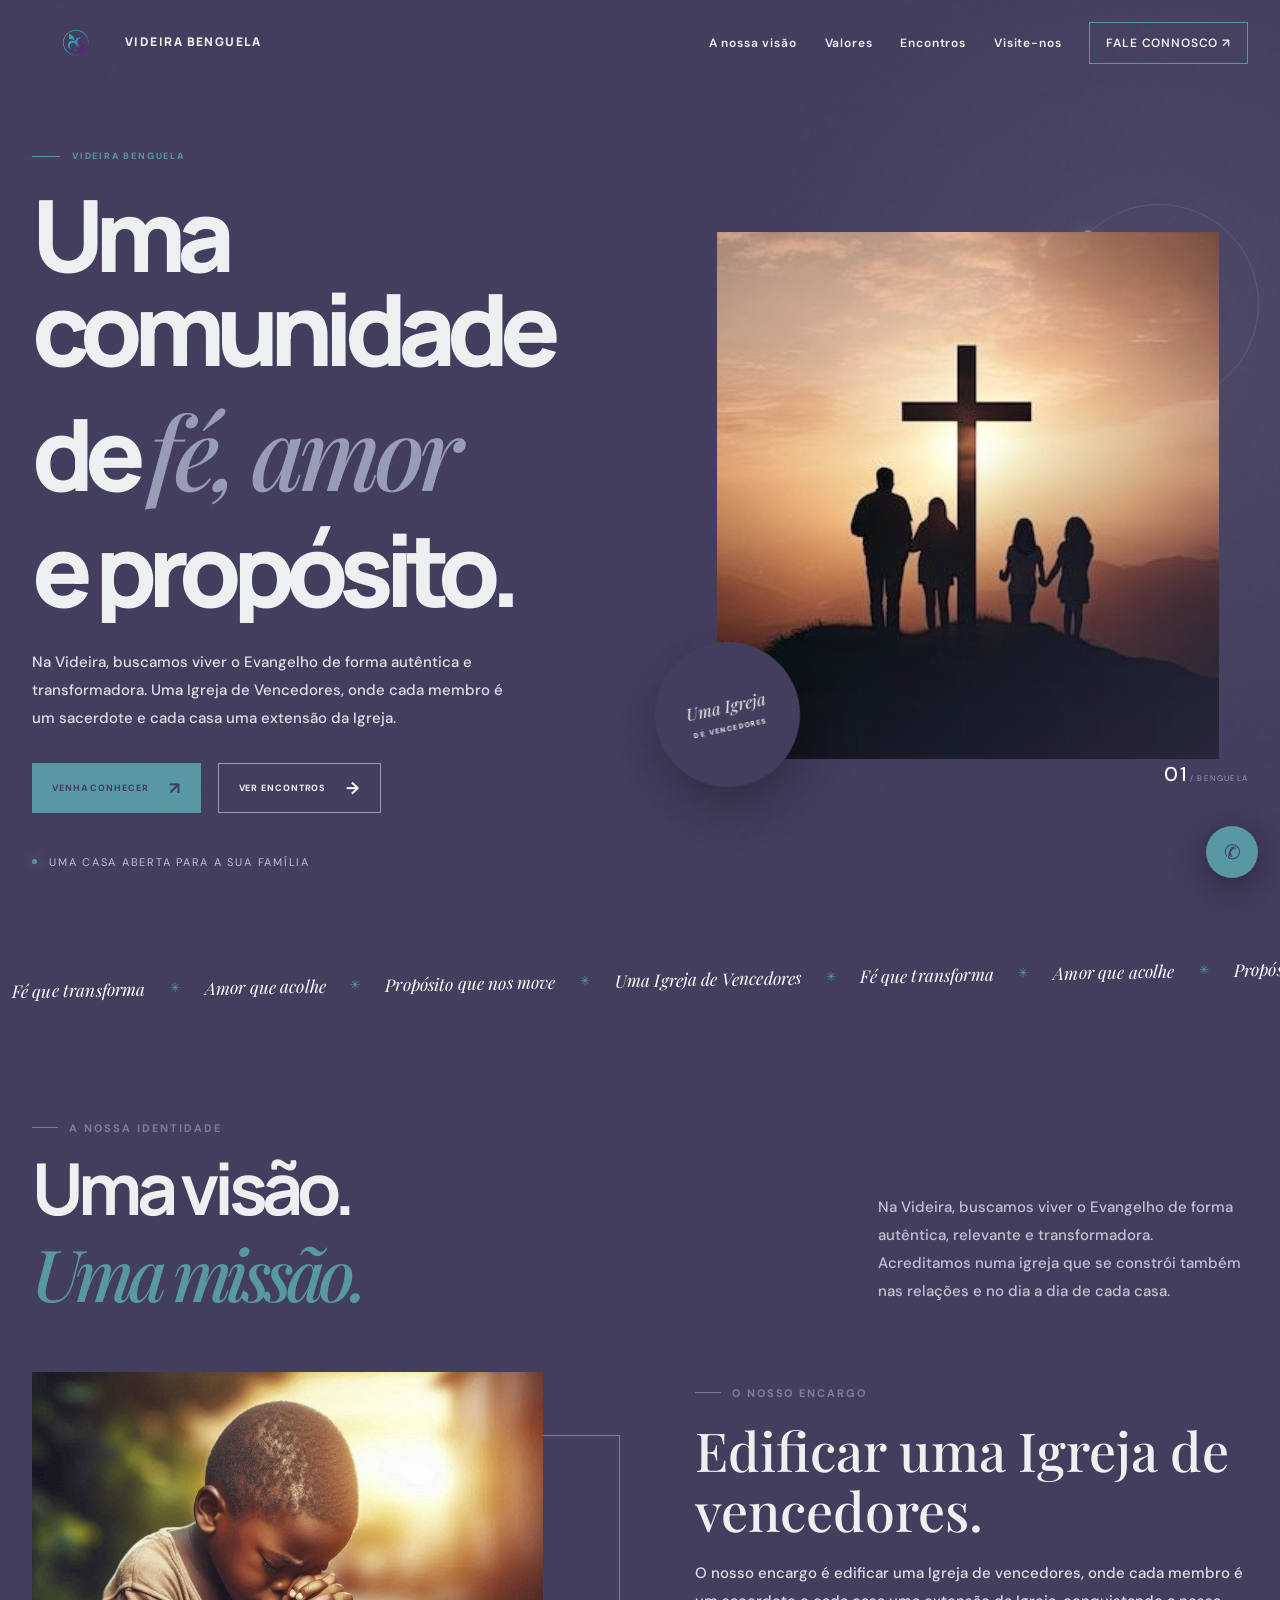
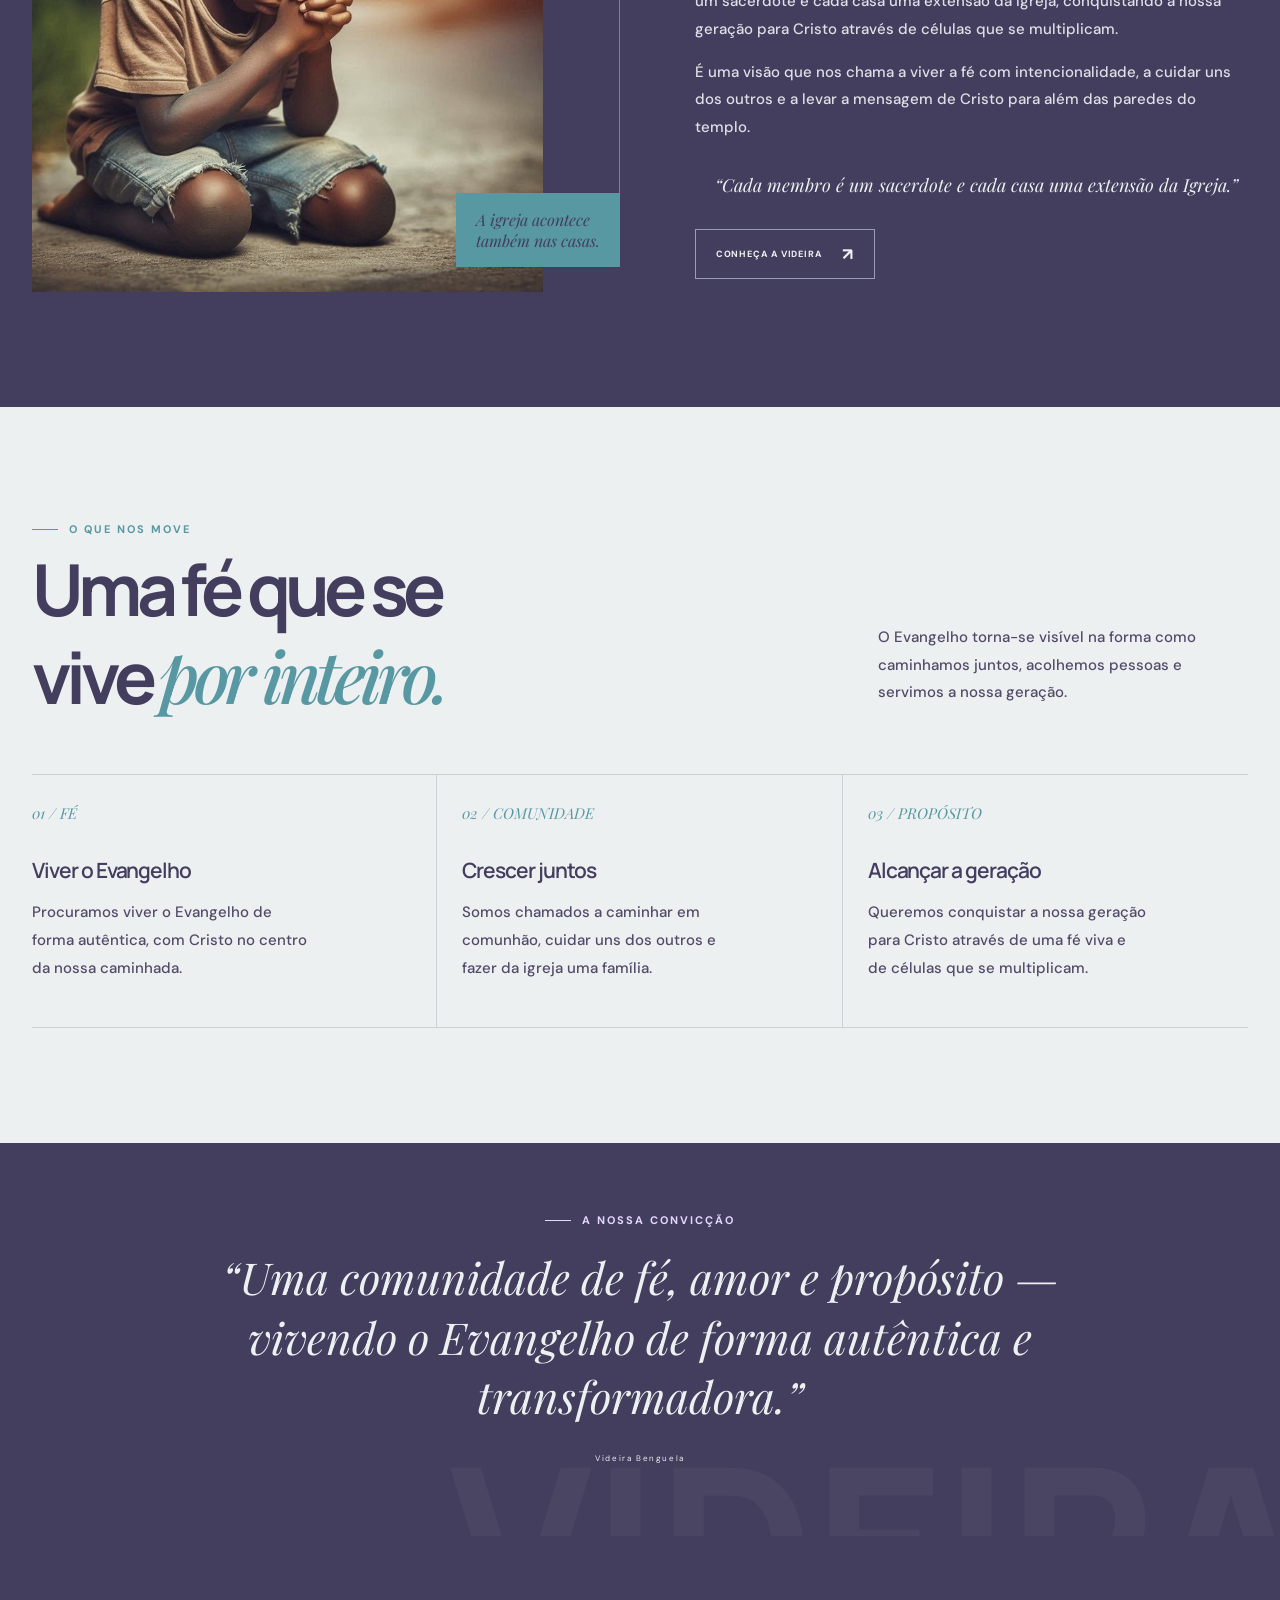
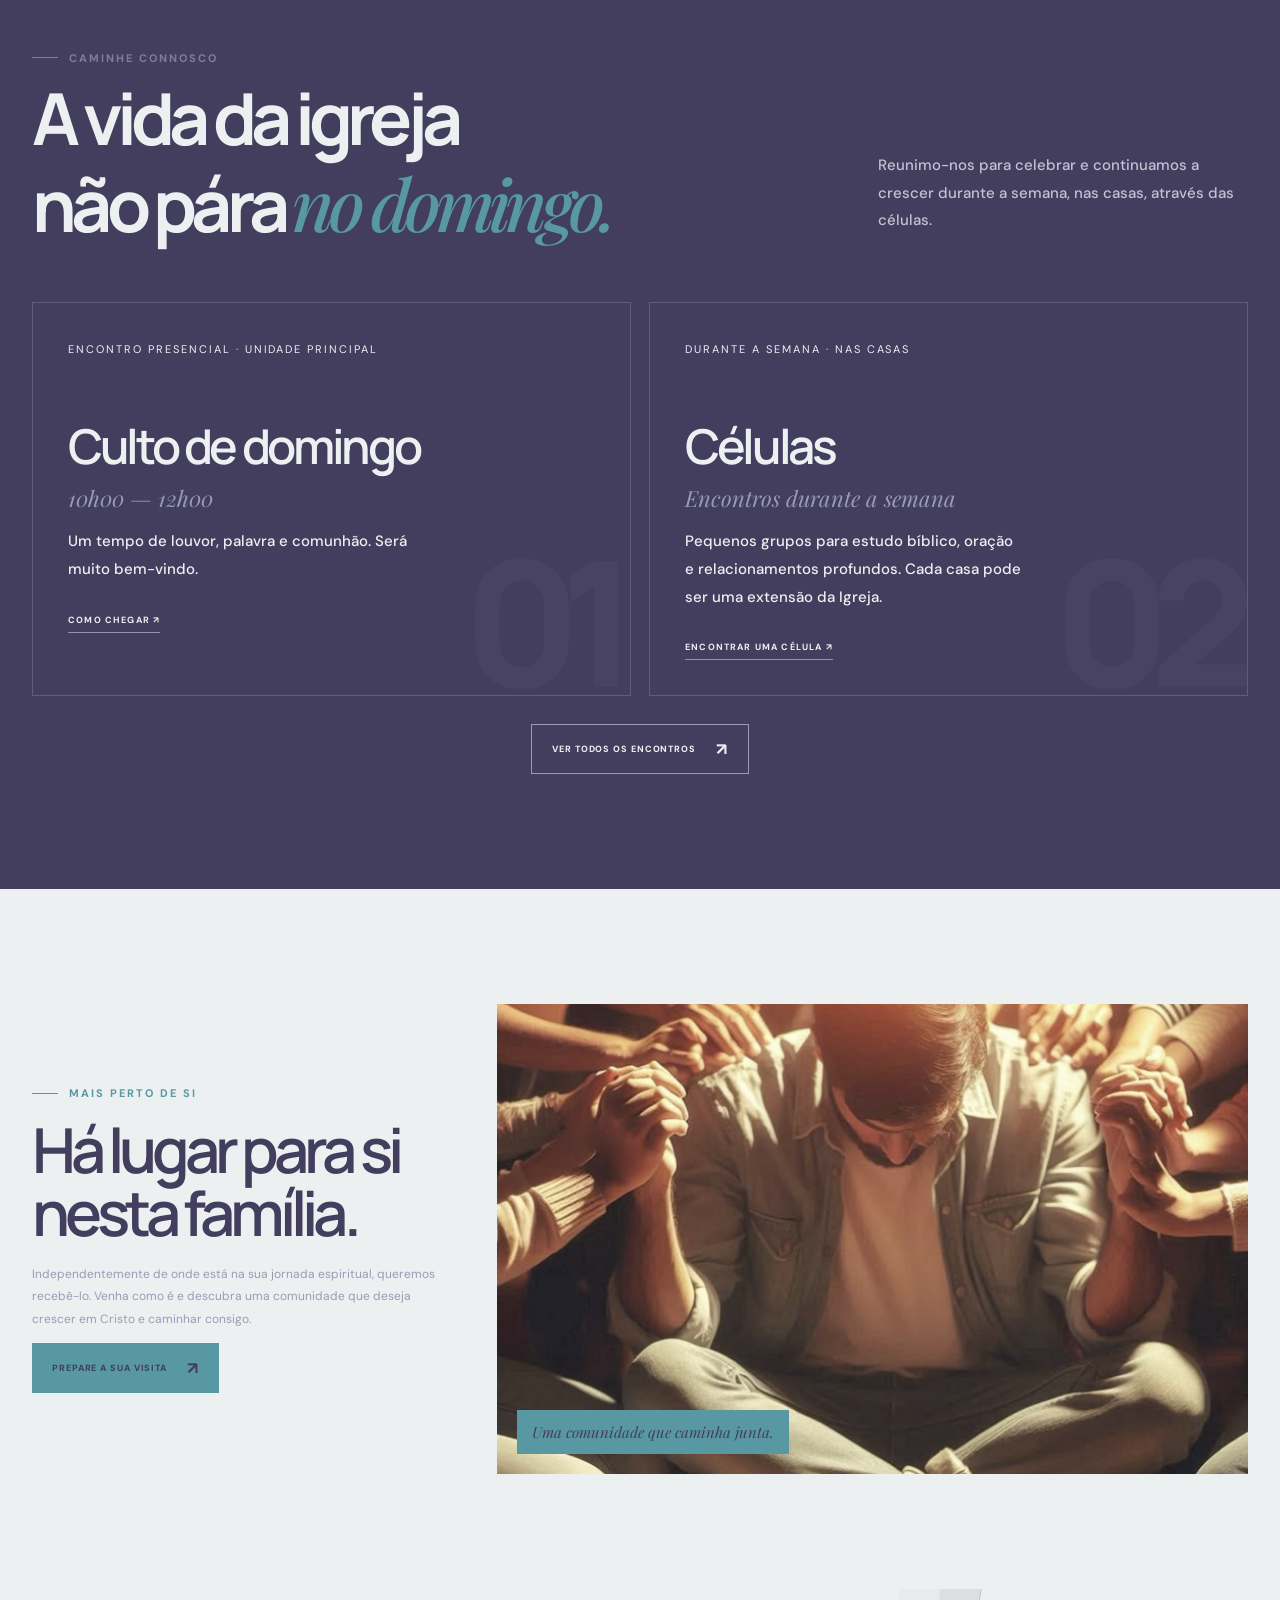
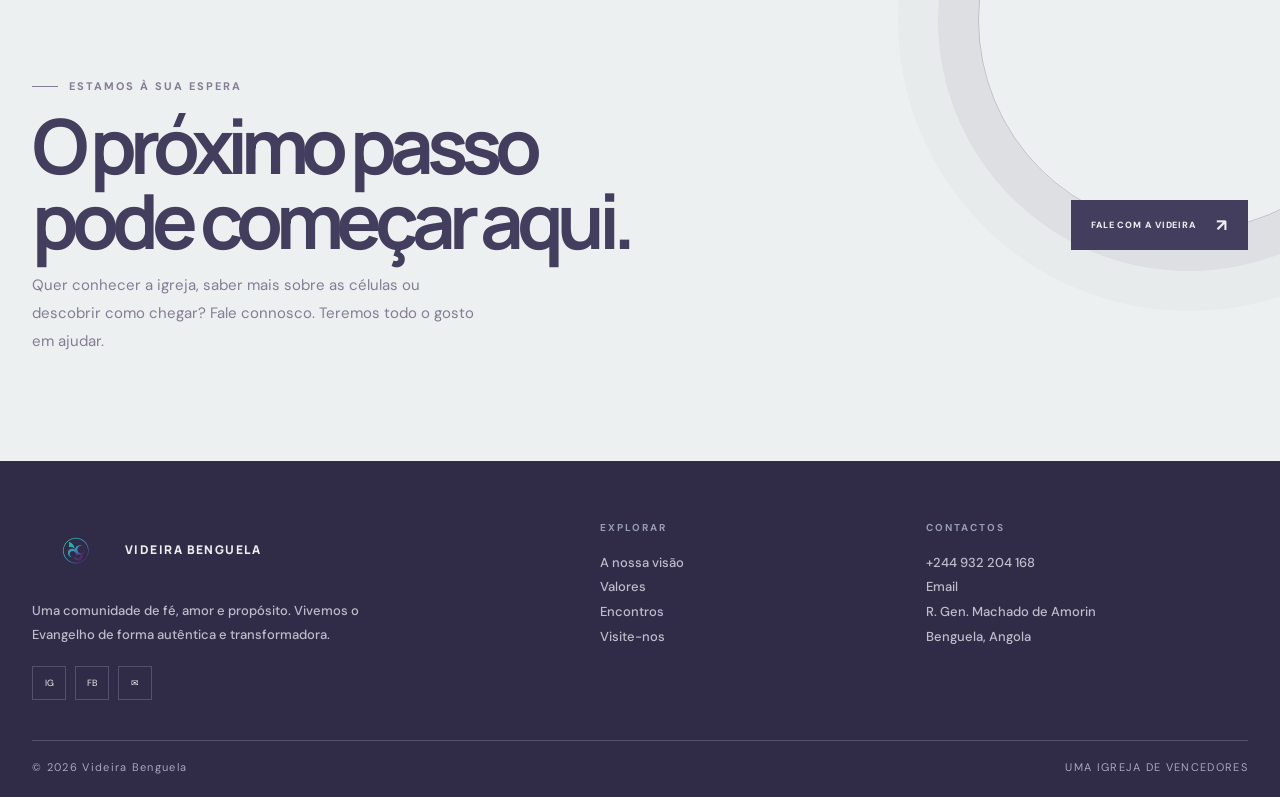
<file: index.html>
<!doctype html>
<html lang="pt-AO"><head><meta charset="utf-8"><meta name="viewport" content="width=device-width,initial-scale=1"><meta name="theme-color" content="#433d5e"><meta name="description" content="Videira Benguela. Uma comunidade de fé, amor e propósito. Uma Igreja de Vencedores."><title>Videira Benguela</title><link rel="icon" type="image/svg+xml" href="img/favicon.svg"><link rel="alternate icon" type="image/png" href="img/logo-videira.png"><link rel="apple-touch-icon" href="img/logo-videira.png"><link rel="manifest" href="manifest.webmanifest"><link rel="stylesheet" href="css/style.css"></head>
<body><div class="preloader"><div><img src="img/logo-videira.png" alt="Videira"><div class="loader-line"></div></div></div><div class="noise"></div><div class="cursor-glow"></div>
<header class="site-header"><div class="shell nav-wrap"><a class="brand" href="index.html"><img src="img/logo-videira.png" alt="Logótipo Videira"><span class="brand-word">VIDEIRA BENGUELA</span></a><nav class="nav-links"><a href="#visao">A nossa visão</a><a href="#valores">Valores</a><a href="agenda.html">Encontros</a><a href="visite.html">Visite-nos</a><a class="nav-visit" href="visite.html#contacto">FALE CONNOSCO ↗</a></nav><button class="menu-toggle" aria-label="Abrir menu" aria-expanded="false">☰</button></div></header>
<main>
<section class="hero"><div class="shell hero-grid"><div><div class="hero-kicker">Videira Benguela</div><h1><span class="line"><span>Uma comunidade</span></span><span class="line"><span>de <em>fé, amor</em></span></span><span class="line"><span>e propósito.</span></span></h1><p class="hero-description">Na Videira, buscamos viver o Evangelho de forma autêntica e transformadora. Uma Igreja de Vencedores, onde cada membro é um sacerdote e cada casa uma extensão da Igreja.</p><div class="hero-actions"><a class="button" href="visite.html">VENHA CONHECER <span>↗</span></a><a class="button outline" href="agenda.html">VER ENCONTROS <span>→</span></a></div><div class="hero-note"><i></i> Uma casa aberta para a sua família</div></div><div class="hero-art"><div class="hero-photo"><img src="img/hero-image.jpg" alt="Comunidade reunida da Videira Benguela"></div><div class="orbit"></div><div class="stamp">Uma Igreja<small>de vencedores</small></div><div class="hero-index"><strong>01</strong> / BENGUELA</div></div></div></section>
<div class="marquee"><div class="marquee-track"><div class="marquee-item">Fé que transforma <b>✳</b> Amor que acolhe <b>✳</b> Propósito que nos move <b>✳</b> Uma Igreja de Vencedores <b>✳</b> Fé que transforma <b>✳</b> Amor que acolhe <b>✳</b> Propósito que nos move <b>✳</b> Uma Igreja de Vencedores <b>✳</b></div><div class="marquee-item" aria-hidden="true">Fé que transforma <b>✳</b> Amor que acolhe <b>✳</b> Propósito que nos move <b>✳</b> Uma Igreja de Vencedores <b>✳</b> Fé que transforma <b>✳</b> Amor que acolhe <b>✳</b> Propósito que nos move <b>✳</b> Uma Igreja de Vencedores <b>✳</b></div></div></div>
<section class="section" id="visao"><div class="shell"><div class="section-head reveal"><div><div class="eyebrow">A nossa identidade</div><h2 class="section-title">Uma visão.<br><em>Uma missão.</em></h2></div><p class="section-intro">Na Videira, buscamos viver o Evangelho de forma autêntica, relevante e transformadora. Acreditamos numa igreja que se constrói também nas relações e no dia a dia de cada casa.</p></div><div class="vision-grid"><div class="vision-photo reveal"><img src="img/content (1).jpg" alt="Momento de comunhão da comunidade Videira"><div class="vision-caption">A igreja acontece<br>também nas casas.</div></div><div class="vision-copy reveal delay-1"><div class="eyebrow">O nosso encargo</div><h3>Edificar uma Igreja de vencedores.</h3><p>O nosso encargo é edificar uma Igreja de vencedores, onde cada membro é um sacerdote e cada casa uma extensão da Igreja, conquistando a nossa geração para Cristo através de células que se multiplicam.</p><p>É uma visão que nos chama a viver a fé com intencionalidade, a cuidar uns dos outros e a levar a mensagem de Cristo para além das paredes do templo.</p><div class="quote">“Cada membro é um sacerdote e cada casa uma extensão da Igreja.”</div><a class="button outline" href="visite.html">CONHEÇA A VIDEIRA <span>↗</span></a></div></div></div></section>
<section class="section light" id="valores"><div class="shell"><div class="section-head reveal"><div><div class="eyebrow">O que nos move</div><h2 class="section-title">Uma fé que se<br>vive <em>por inteiro.</em></h2></div><p class="section-intro">O Evangelho torna-se visível na forma como caminhamos juntos, acolhemos pessoas e servimos a nossa geração.</p></div><div class="pillars"><article class="pillar reveal"><span class="pillar-number">01 / FÉ</span><h3>Viver o Evangelho</h3><p>Procuramos viver o Evangelho de forma autêntica, com Cristo no centro da nossa caminhada.</p></article><article class="pillar reveal delay-1"><span class="pillar-number">02 / COMUNIDADE</span><h3>Crescer juntos</h3><p>Somos chamados a caminhar em comunhão, cuidar uns dos outros e fazer da igreja uma família.</p></article><article class="pillar reveal delay-2"><span class="pillar-number">03 / PROPÓSITO</span><h3>Alcançar a geração</h3><p>Queremos conquistar a nossa geração para Cristo através de uma fé viva e de células que se multiplicam.</p></article></div></div></section>
<section class="scripture"><div class="shell reveal"><div class="eyebrow" style="justify-content:center;color:#e5d8ff">A nossa convicção</div><blockquote>“Uma comunidade de fé, amor e propósito — vivendo o Evangelho de forma autêntica e transformadora.”</blockquote><small>Videira Benguela</small></div></section>
<section class="section" id="encontros"><div class="shell"><div class="section-head reveal"><div><div class="eyebrow">Caminhe connosco</div><h2 class="section-title">A vida da igreja<br>não pára <em>no domingo.</em></h2></div><p class="section-intro">Reunimo-nos para celebrar e continuamos a crescer durante a semana, nas casas, através das células.</p></div><div class="schedule-grid"><article class="schedule-card reveal" data-number="01"><small>Encontro presencial · Unidade principal</small><h3>Culto de domingo</h3><div class="time">10h00 — 12h00</div><p>Um tempo de louvor, palavra e comunhão. Será muito bem-vindo.</p><a href="visite.html">COMO CHEGAR ↗</a></article><article class="schedule-card reveal delay-1" data-number="02"><small>Durante a semana · Nas casas</small><h3>Células</h3><div class="time">Encontros durante a semana</div><p>Pequenos grupos para estudo bíblico, oração e relacionamentos profundos. Cada casa pode ser uma extensão da Igreja.</p><a href="visite.html#contacto">ENCONTRAR UMA CÉLULA ↗</a></article></div><div style="text-align:center;margin-top:28px"><a class="button outline" href="agenda.html">VER TODOS OS ENCONTROS <span>↗</span></a></div></div></section>
<section class="section light"><div class="shell story"><div class="story-copy reveal"><div class="eyebrow">Mais perto de si</div><h2>Há lugar para si nesta família.</h2><p>Independentemente de onde está na sua jornada espiritual, queremos recebê-lo. Venha como é e descubra uma comunidade que deseja crescer em Cristo e caminhar consigo.</p><a class="button" href="visite.html">PREPARE A SUA VISITA <span>↗</span></a></div><div class="story-photo reveal delay-1"><img src="img/content (2).jpg" alt="Pessoas da comunidade reunidas"><span>Uma comunidade que caminha junta.</span></div></div></section>
<section class="cta-panel"><div class="shell cta-inner reveal"><div><div class="eyebrow">Estamos à sua espera</div><h2>O próximo passo<br>pode começar aqui.</h2><p>Quer conhecer a igreja, saber mais sobre as células ou descobrir como chegar? Fale connosco. Teremos todo o gosto em ajudar.</p></div><a class="button" href="visite.html#contacto">FALE COM A VIDEIRA <span>↗</span></a></div></section>
</main>
<footer class="site-footer"><div class="shell"><div class="footer-top"><div class="footer-about"><a class="brand" href="index.html"><img src="img/logo-videira.png" alt="Videira"><span class="brand-word">VIDEIRA BENGUELA</span></a><p>Uma comunidade de fé, amor e propósito. Vivemos o Evangelho de forma autêntica e transformadora.</p><div class="social-row"><a href="https://www.instagram.com/videirabenguela/" target="_blank" rel="noopener">IG</a><a href="https://www.facebook.com/videirabenguelaoficial/" target="_blank" rel="noopener">FB</a><a href="mailto:prsergiosilvavideira@gmail.com">✉</a></div></div><div class="footer-col"><h4>Explorar</h4><a href="index.html#visao">A nossa visão</a><a href="index.html#valores">Valores</a><a href="agenda.html">Encontros</a><a href="visite.html">Visite-nos</a></div><div class="footer-col"><h4>Contactos</h4><a href="tel:+244932204168">+244 932 204 168</a><a href="mailto:prsergiosilvavideira@gmail.com">Email</a><p>R. Gen. Machado de Amorin<br>Benguela, Angola</p></div></div><div class="footer-bottom"><span>© <span data-year></span> Videira Benguela</span><span>UMA IGREJA DE VENCEDORES</span></div></div></footer>
<a class="whatsapp-float" href="https://wa.me/244932204168?text=Ol%C3%A1%21%20Gostaria%20de%20conhecer%20a%20Videira%20Benguela." target="_blank" rel="noopener" aria-label="WhatsApp">✆</a><script src="js/script.js"></script></body></html>
</file>
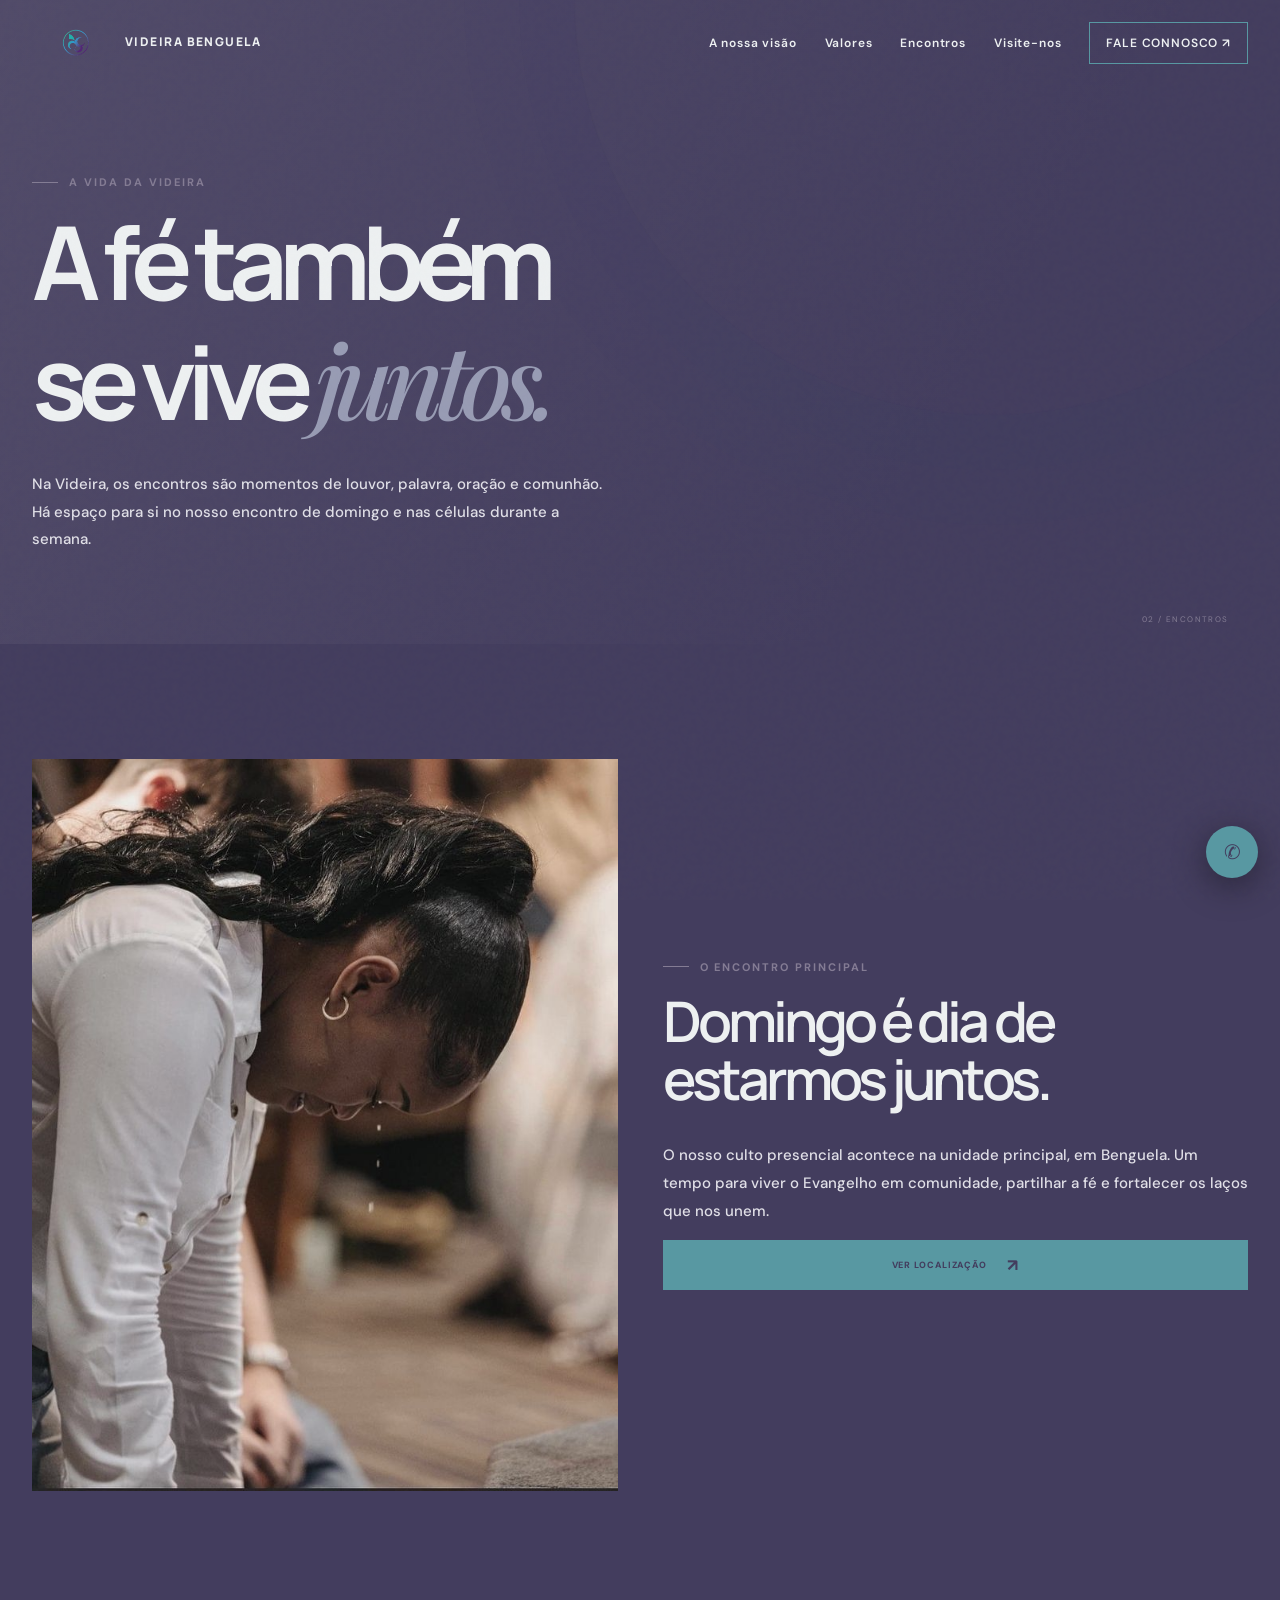
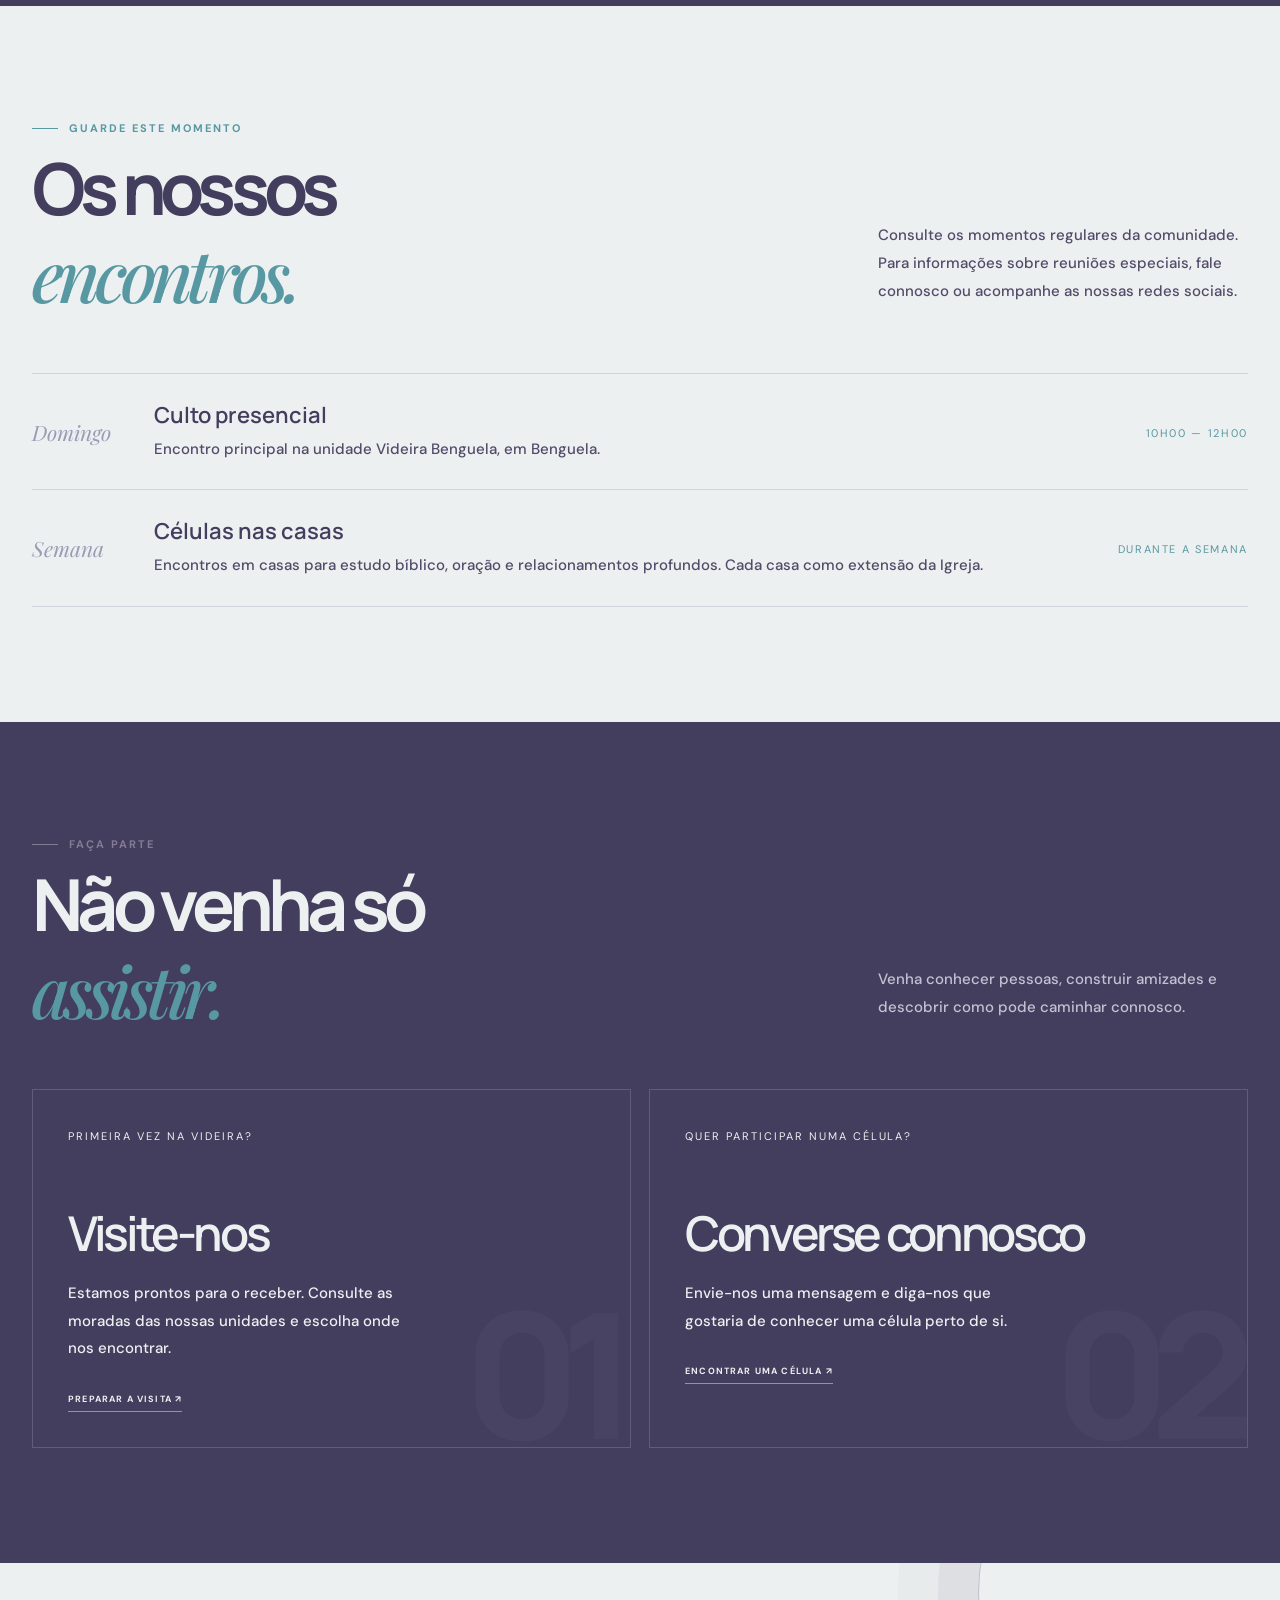
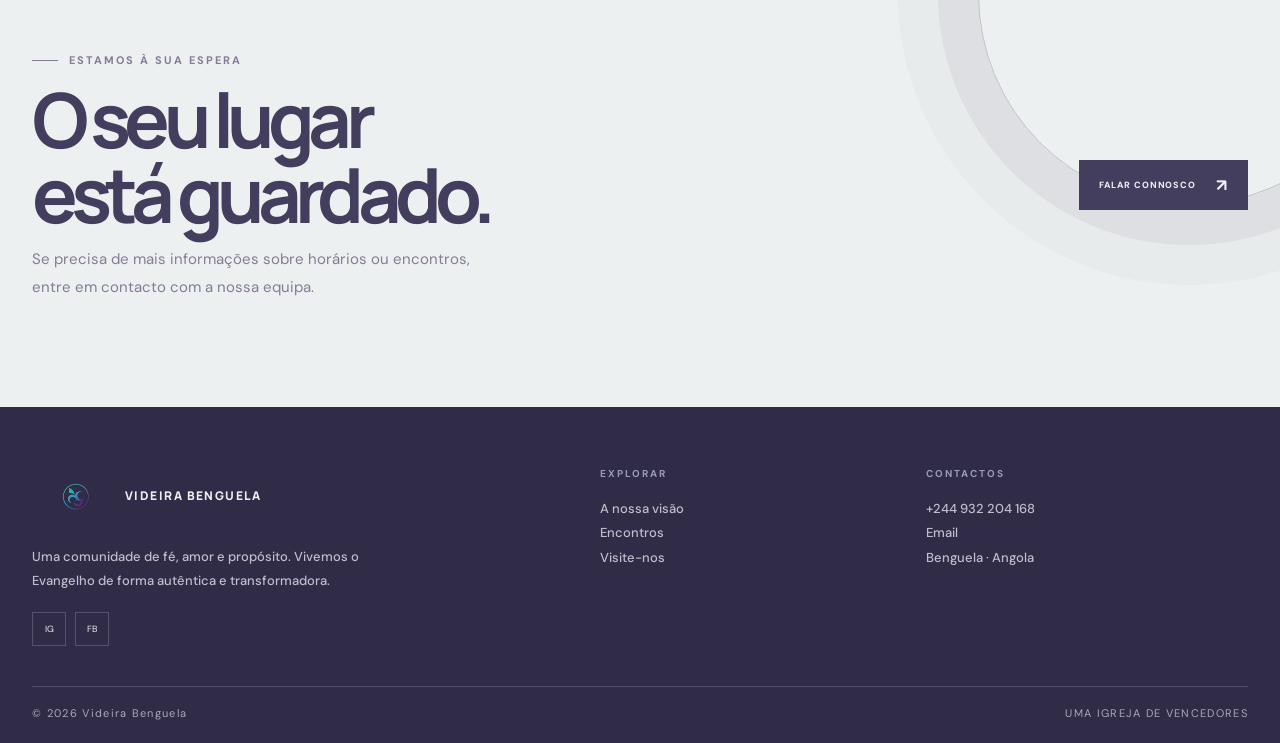
<file: agenda.html>
<!doctype html>
<html lang="pt-AO"><head><meta charset="utf-8"><meta name="viewport" content="width=device-width,initial-scale=1"><meta name="theme-color" content="#433d5e"><meta name="description" content="Conheça os encontros da Videira Benguela. Cultos e células durante a semana."><title>Encontros — Videira Benguela</title><link rel="icon" type="image/svg+xml" href="img/favicon.svg"><link rel="alternate icon" type="image/png" href="img/logo-videira.png"><link rel="apple-touch-icon" href="img/logo-videira.png"><link rel="manifest" href="manifest.webmanifest"><link rel="stylesheet" href="css/style.css"></head>
<body><div class="preloader"><div><img src="img/logo-videira.png" alt=""><div class="loader-line"></div></div></div><div class="noise"></div><div class="cursor-glow"></div><header class="site-header"><div class="shell nav-wrap"><a class="brand" href="index.html"><img src="img/logo-videira.png" alt="Videira"><span class="brand-word">VIDEIRA BENGUELA</span></a><nav class="nav-links"><a href="index.html#visao">A nossa visão</a><a href="index.html#valores">Valores</a><a href="agenda.html" aria-current="page">Encontros</a><a href="visite.html">Visite-nos</a><a class="nav-visit" href="visite.html#contacto">FALE CONNOSCO ↗</a></nav><button class="menu-toggle" aria-label="Abrir menu" aria-expanded="false">☰</button></div></header>
<main><section class="page-hero"><div class="shell"><div class="eyebrow reveal">A vida da Videira</div><h1 class="reveal">A fé também<br>se vive <em>juntos.</em></h1><p class="reveal">Na Videira, os encontros são momentos de louvor, palavra, oração e comunhão. Há espaço para si no nosso encontro de domingo e nas células durante a semana.</p><span class="page-number">02 / ENCONTROS</span></div></section>
<section class="section"><div class="shell agenda-feature"><div class="agenda-image reveal"><img src="img/content (3).jpg" alt="Comunidade reunida num encontro"></div><div class="agenda-copy reveal delay-1"><div class="eyebrow">O encontro principal</div><h2>Domingo é dia de estarmos juntos.</h2><p>O nosso culto presencial acontece na unidade principal, em Benguela. Um tempo para viver o Evangelho em comunidade, partilhar a fé e fortalecer os laços que nos unem.</p><a class="button" href="visite.html">VER LOCALIZAÇÃO <span>↗</span></a></div></div></section>
<section class="section light"><div class="shell"><div class="section-head reveal"><div><div class="eyebrow">Guarde este momento</div><h2 class="section-title">Os nossos<br><em>encontros.</em></h2></div><p class="section-intro">Consulte os momentos regulares da comunidade. Para informações sobre reuniões especiais, fale connosco ou acompanhe as nossas redes sociais.</p></div><div class="agenda-list"><article class="agenda-item reveal"><div class="agenda-day">Domingo</div><div><h3>Culto presencial</h3><p>Encontro principal na unidade Videira Benguela, em Benguela.</p></div><div class="agenda-action"><small>10h00 — 12h00</small></div></article><article class="agenda-item reveal"><div class="agenda-day">Semana</div><div><h3>Células nas casas</h3><p>Encontros em casas para estudo bíblico, oração e relacionamentos profundos. Cada casa como extensão da Igreja.</p></div><div class="agenda-action"><small>Durante a semana</small></div></article></div></div></section>
<section class="section"><div class="shell"><div class="section-head reveal"><div><div class="eyebrow">Faça parte</div><h2 class="section-title">Não venha só<br><em>assistir.</em></h2></div><p class="section-intro">Venha conhecer pessoas, construir amizades e descobrir como pode caminhar connosco.</p></div><div class="schedule-grid"><article class="schedule-card reveal" data-number="01"><small>Primeira vez na Videira?</small><h3>Visite-nos</h3><p>Estamos prontos para o receber. Consulte as moradas das nossas unidades e escolha onde nos encontrar.</p><a href="visite.html">PREPARAR A VISITA ↗</a></article><article class="schedule-card reveal delay-1" data-number="02"><small>Quer participar numa célula?</small><h3>Converse connosco</h3><p>Envie-nos uma mensagem e diga-nos que gostaria de conhecer uma célula perto de si.</p><a href="https://wa.me/244932204168?text=Ol%C3%A1%21%20Gostaria%20de%20encontrar%20uma%20c%C3%A9lula%20da%20Videira." target="_blank" rel="noopener">ENCONTRAR UMA CÉLULA ↗</a></article></div></div></section>
<section class="cta-panel"><div class="shell cta-inner reveal"><div><div class="eyebrow">Estamos à sua espera</div><h2>O seu lugar<br>está guardado.</h2><p>Se precisa de mais informações sobre horários ou encontros, entre em contacto com a nossa equipa.</p></div><a class="button" href="https://wa.me/244932204168?text=Ol%C3%A1%21%20Gostaria%20de%20saber%20mais%20sobre%20os%20encontros%20da%20Videira." target="_blank" rel="noopener">FALAR CONNOSCO <span>↗</span></a></div></section></main>
<footer class="site-footer"><div class="shell"><div class="footer-top"><div class="footer-about"><a class="brand" href="index.html"><img src="img/logo-videira.png" alt="Videira"><span class="brand-word">VIDEIRA BENGUELA</span></a><p>Uma comunidade de fé, amor e propósito. Vivemos o Evangelho de forma autêntica e transformadora.</p><div class="social-row"><a href="https://www.instagram.com/videirabenguela/" target="_blank" rel="noopener">IG</a><a href="https://www.facebook.com/videirabenguelaoficial/" target="_blank" rel="noopener">FB</a></div></div><div class="footer-col"><h4>Explorar</h4><a href="index.html#visao">A nossa visão</a><a href="agenda.html">Encontros</a><a href="visite.html">Visite-nos</a></div><div class="footer-col"><h4>Contactos</h4><a href="tel:+244932204168">+244 932 204 168</a><a href="mailto:prsergiosilvavideira@gmail.com">Email</a><p>Benguela · Angola</p></div></div><div class="footer-bottom"><span>© <span data-year></span> Videira Benguela</span><span>UMA IGREJA DE VENCEDORES</span></div></div></footer><a class="whatsapp-float" href="https://wa.me/244932204168" target="_blank" rel="noopener" aria-label="WhatsApp">✆</a><script src="js/script.js"></script></body></html>
</file>
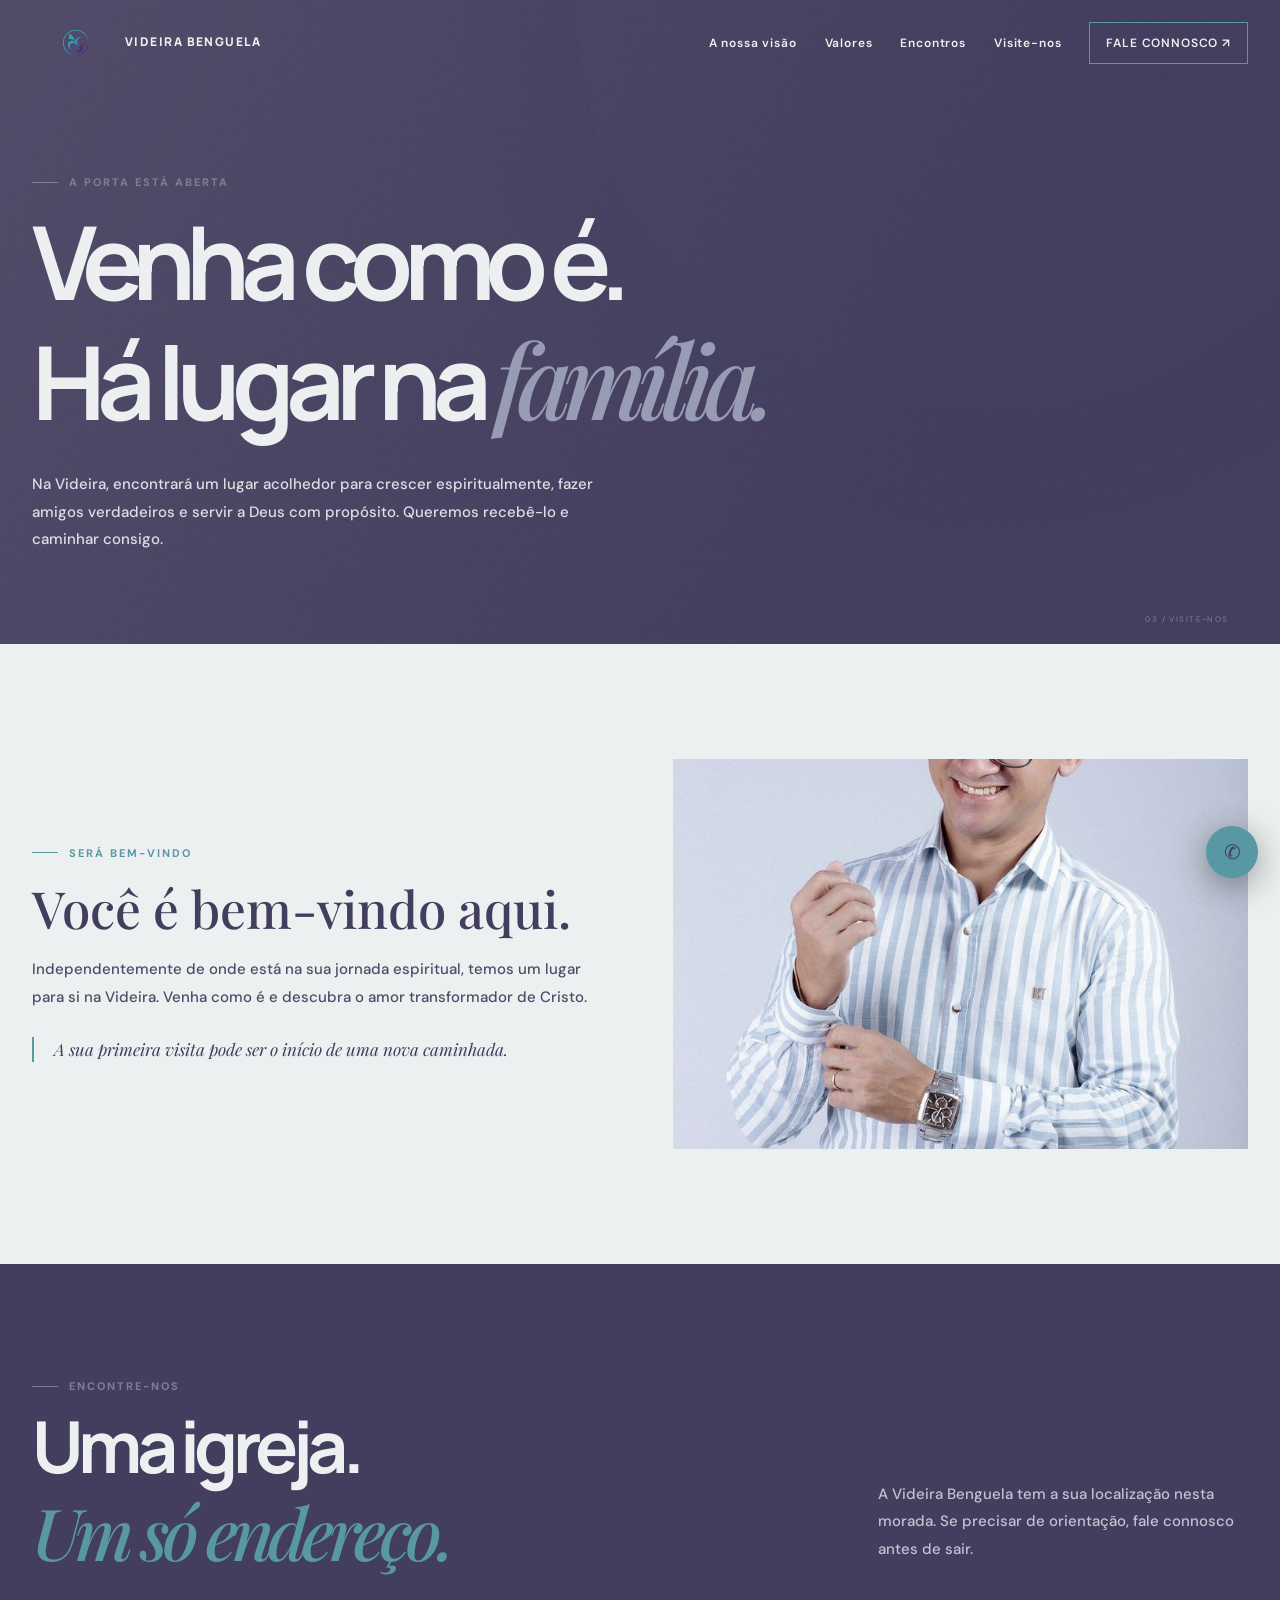
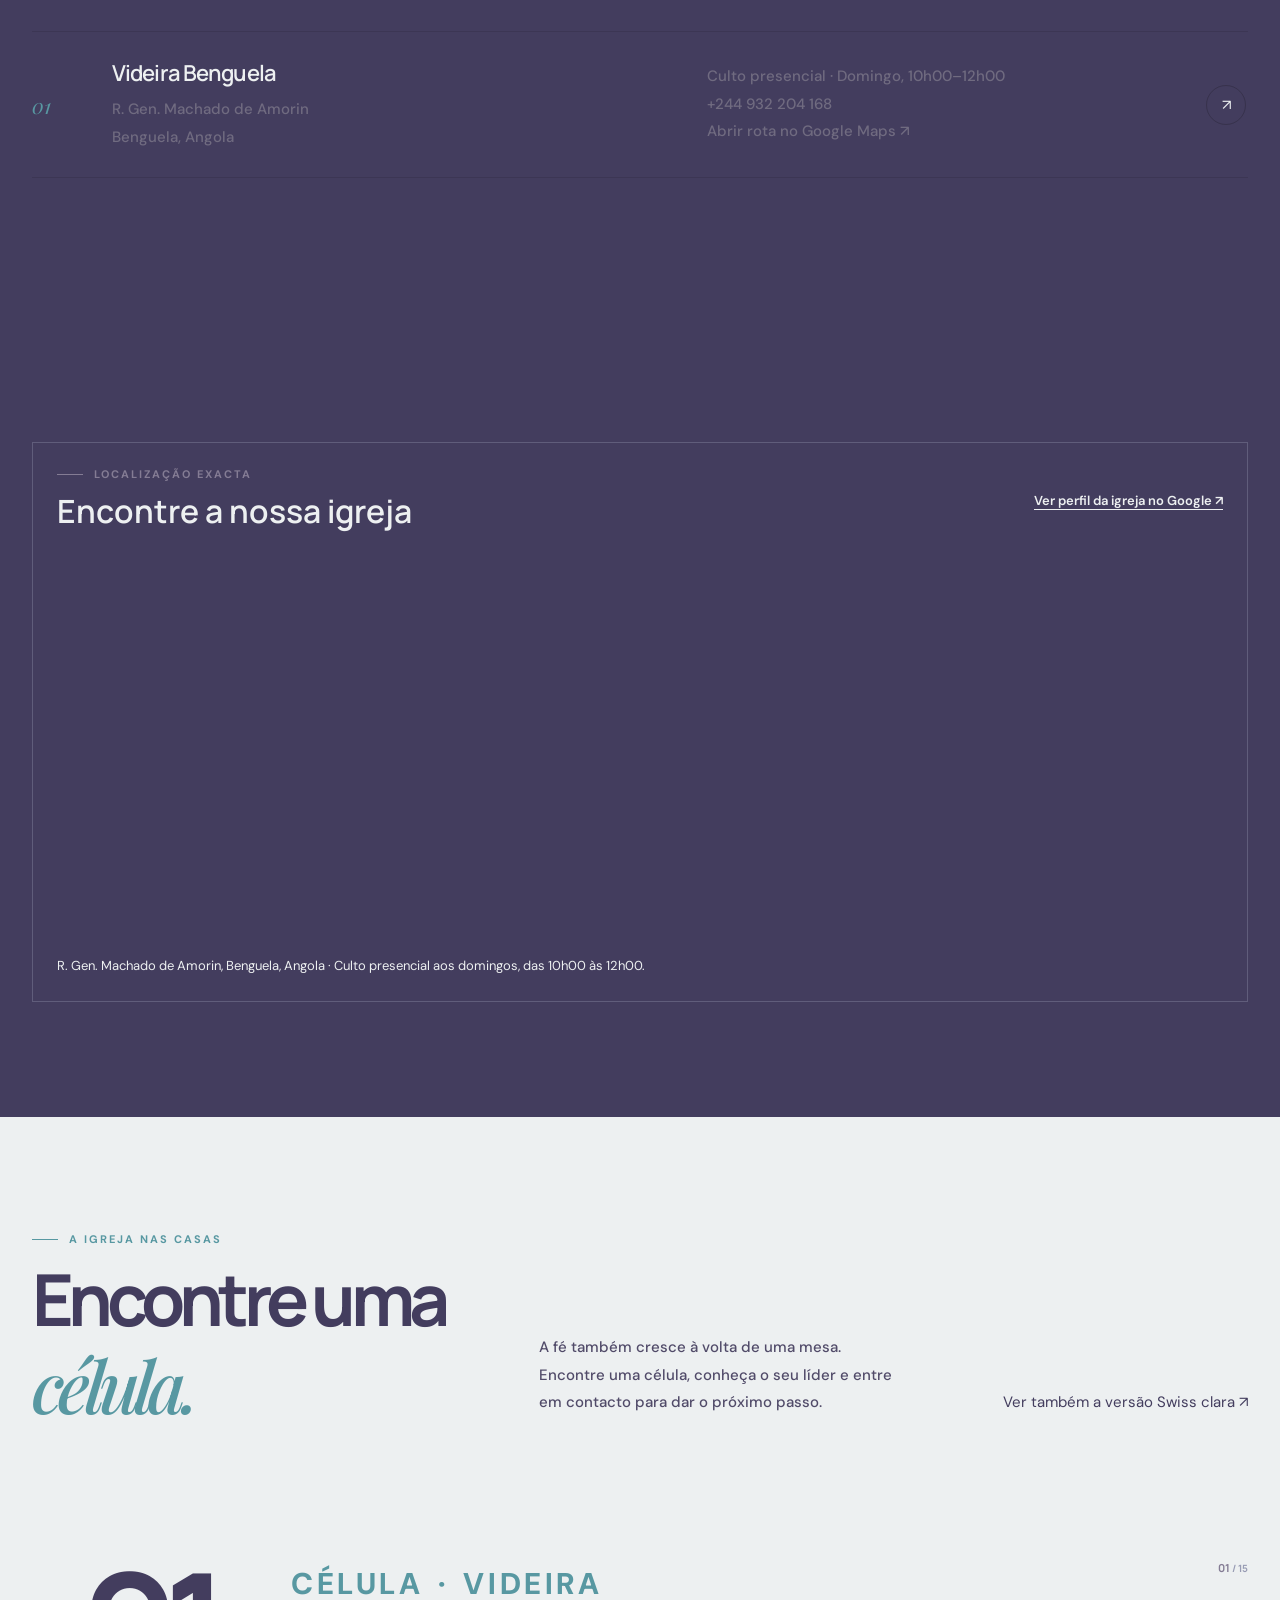
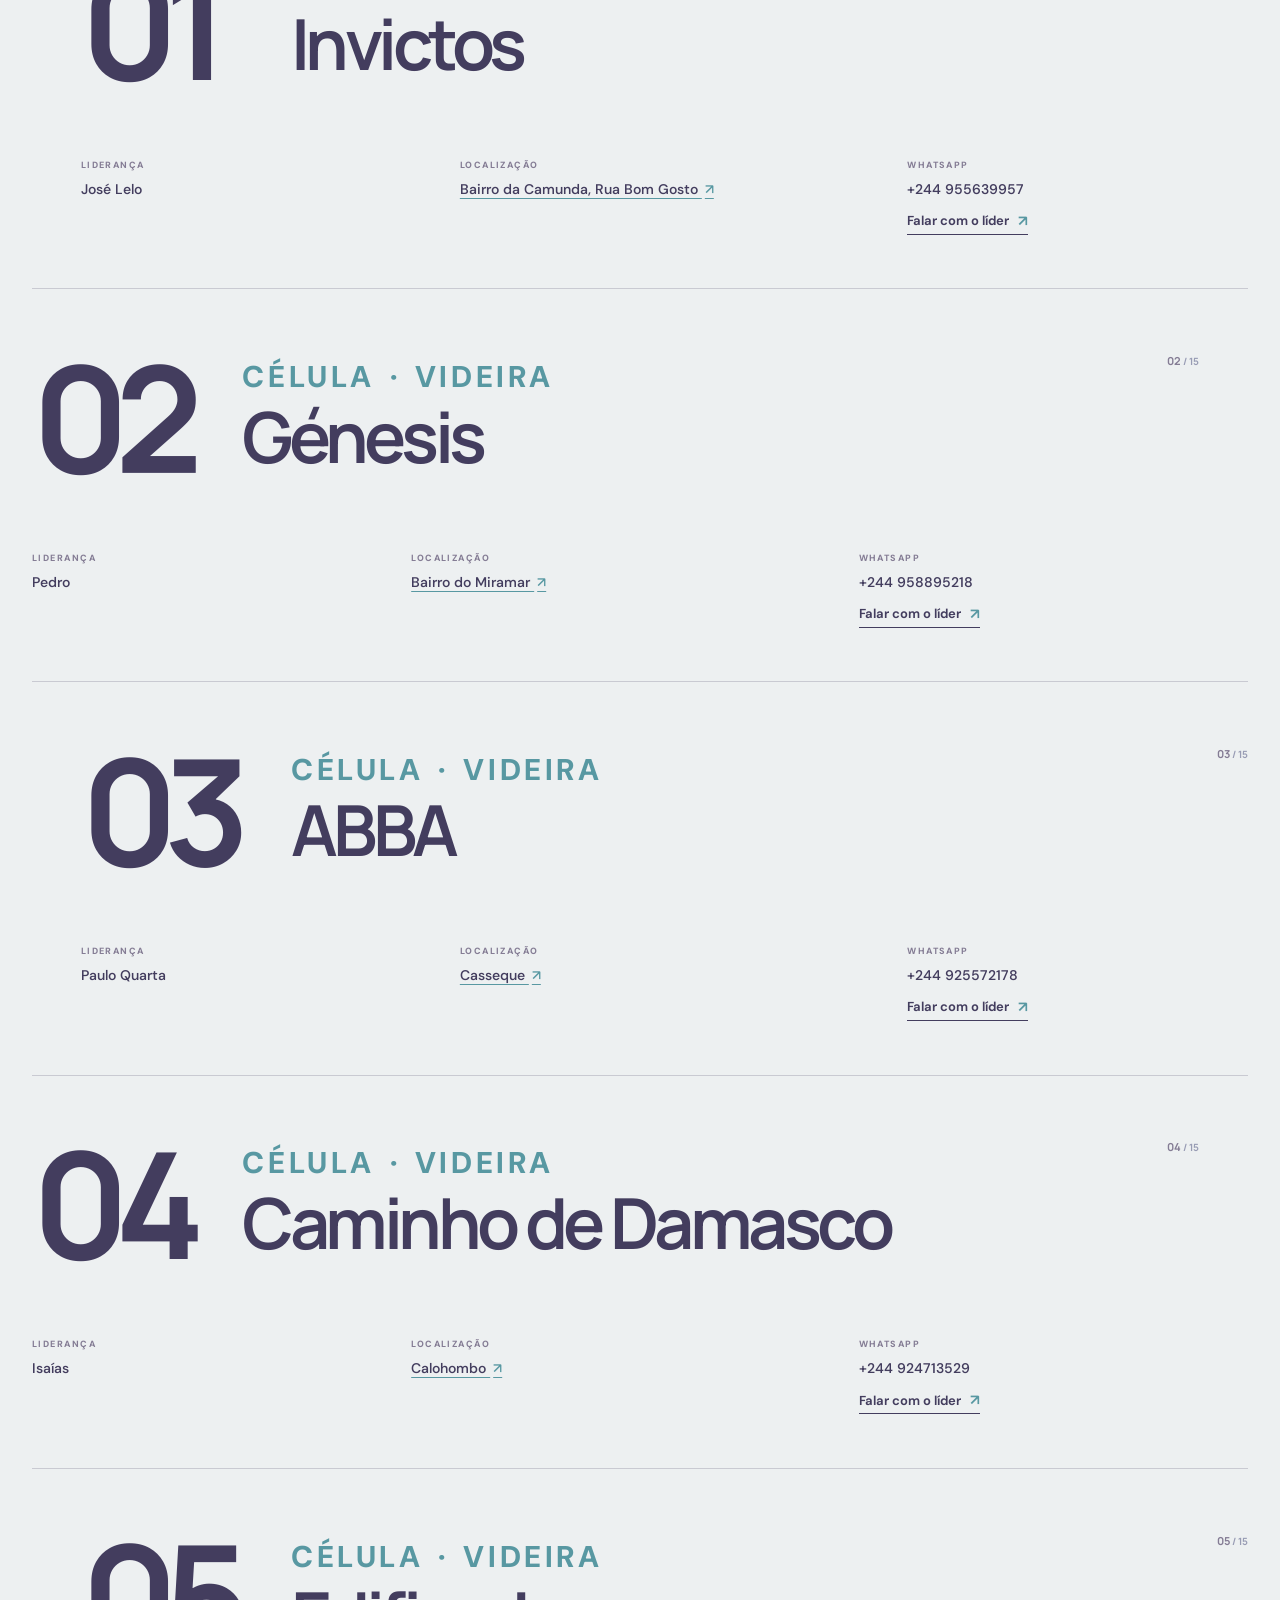
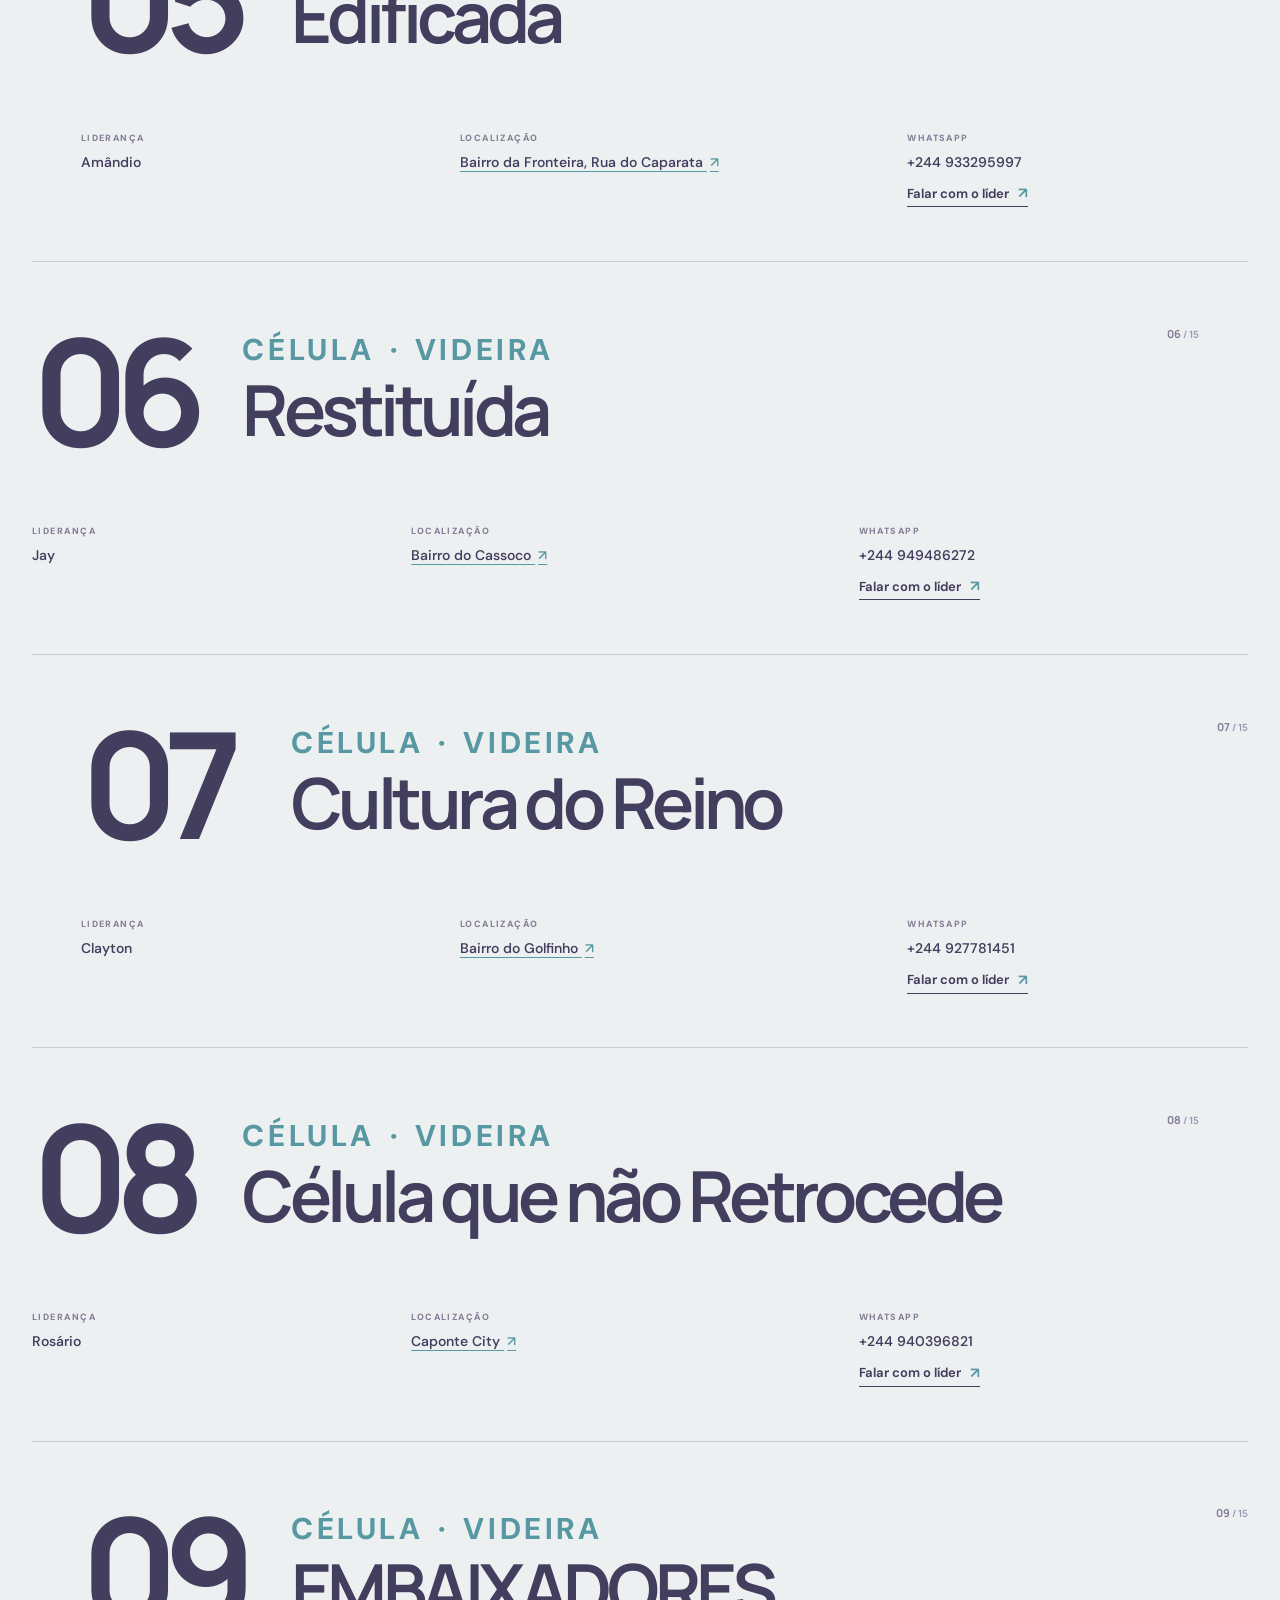
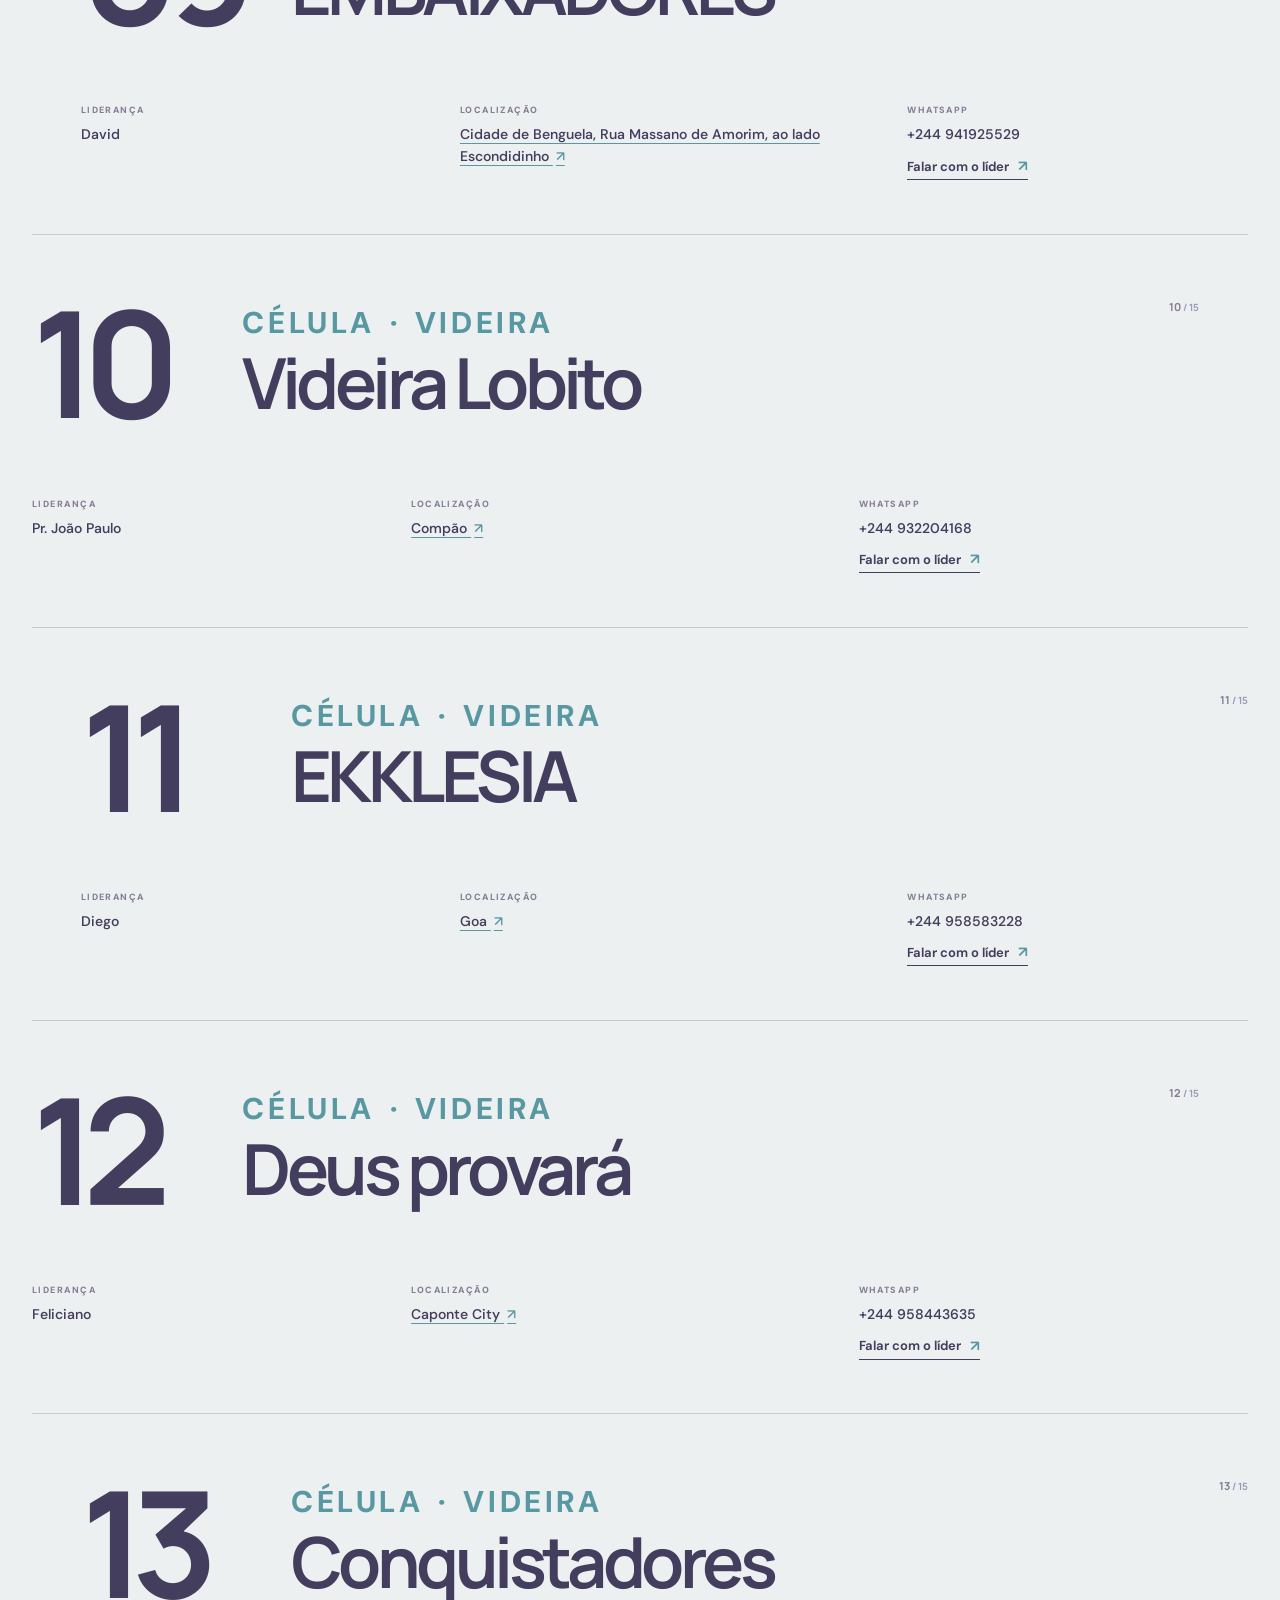
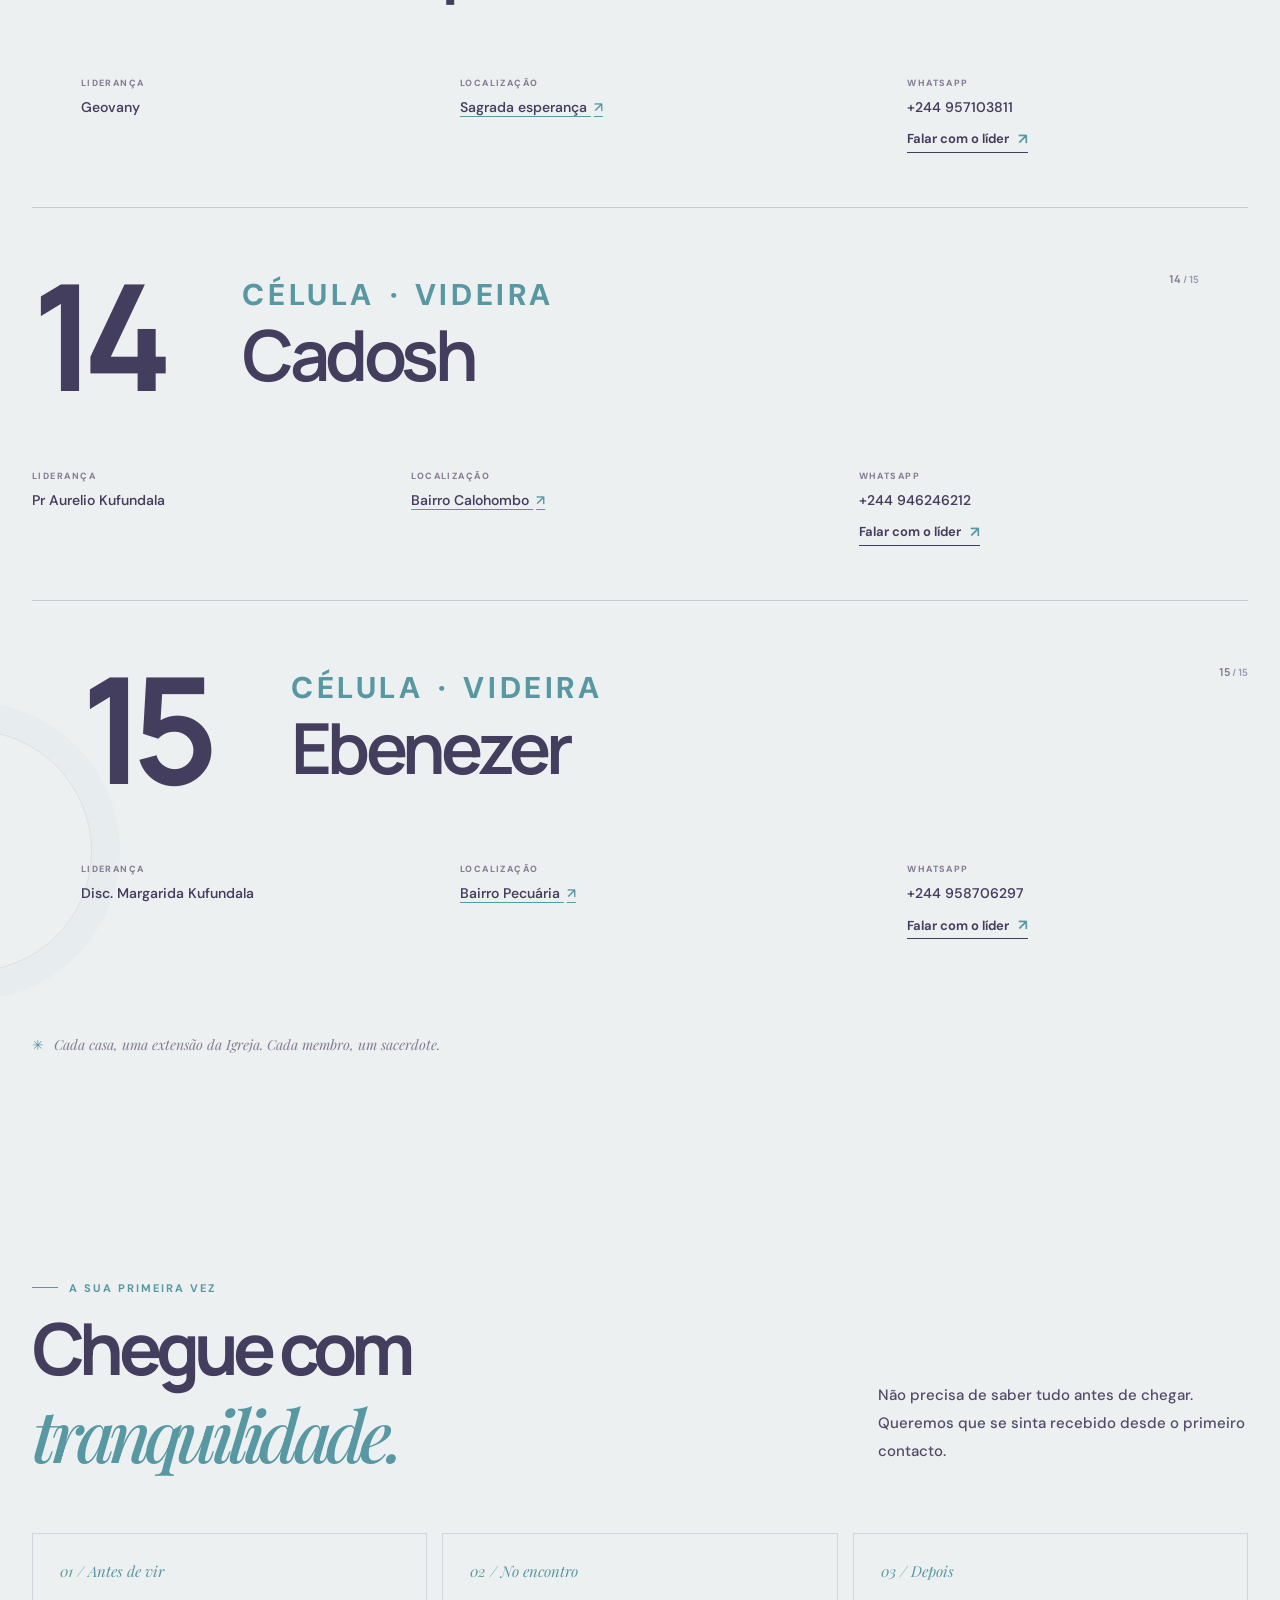
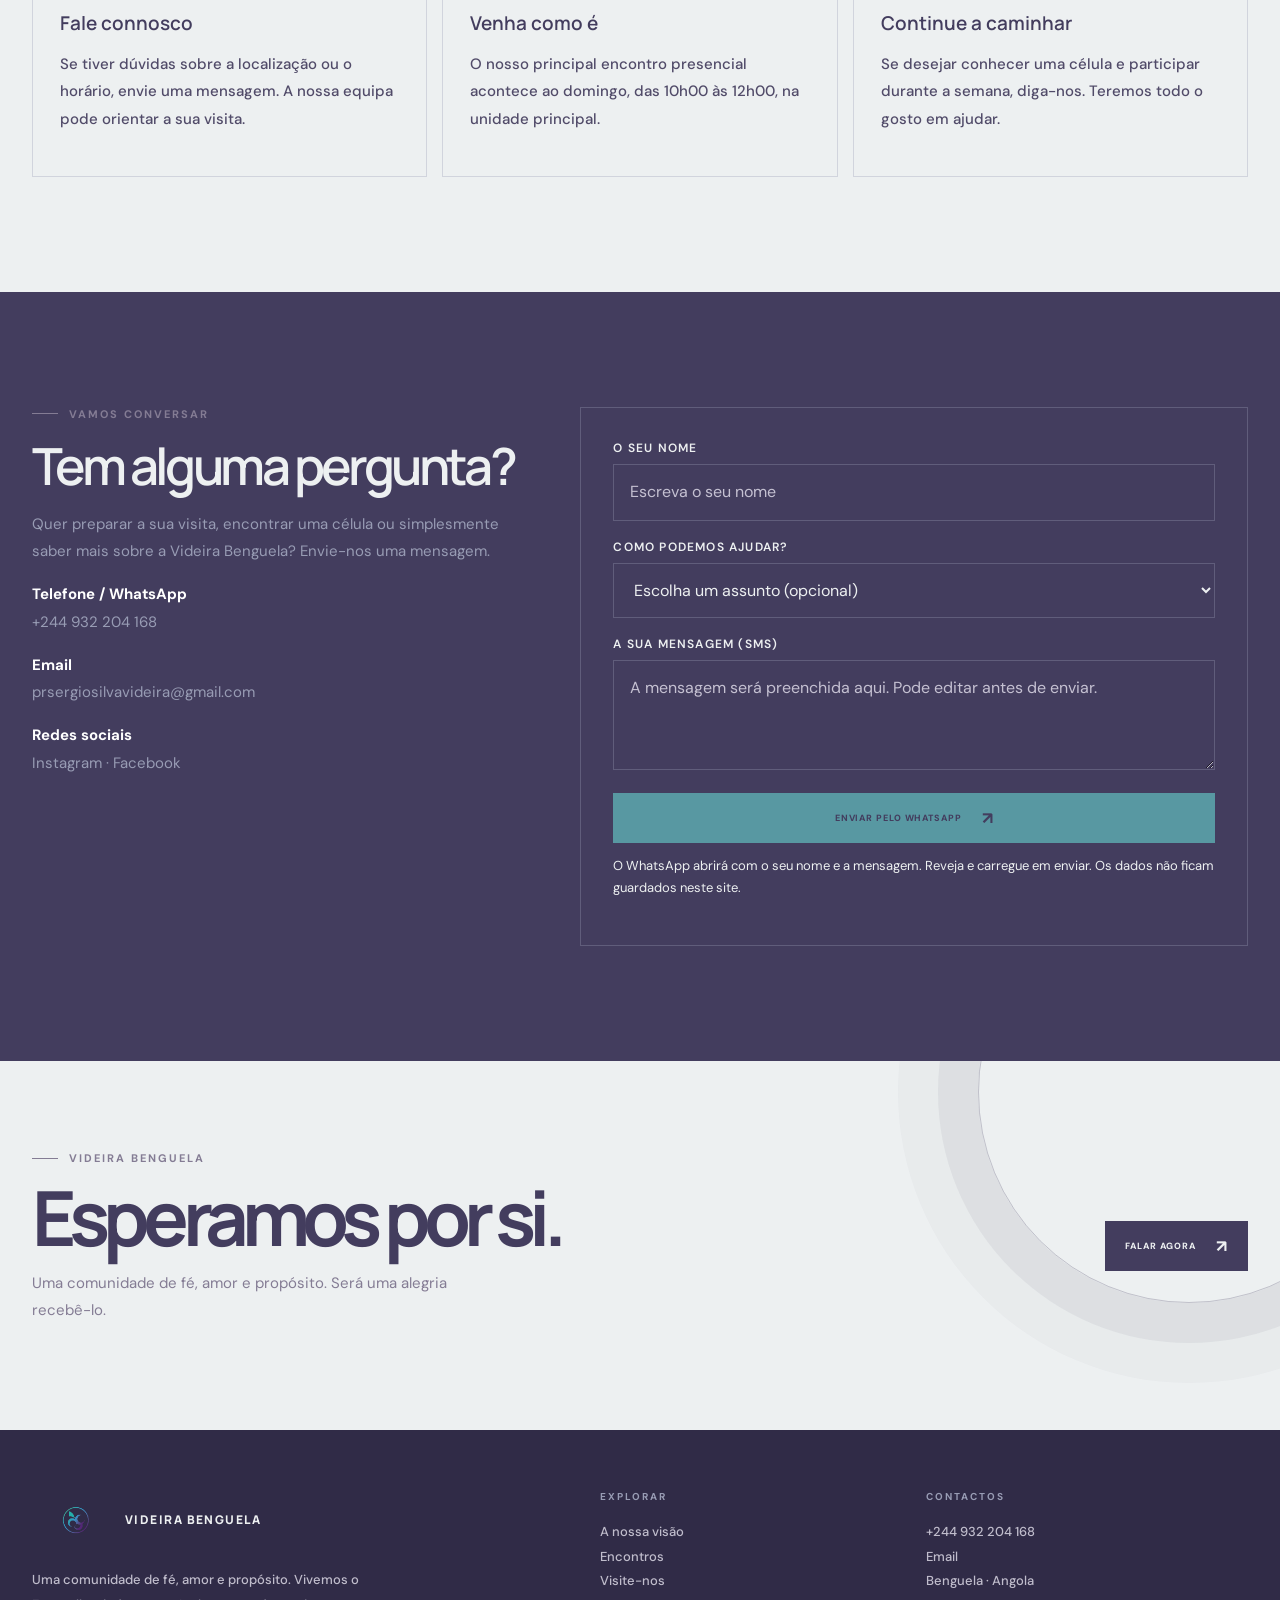
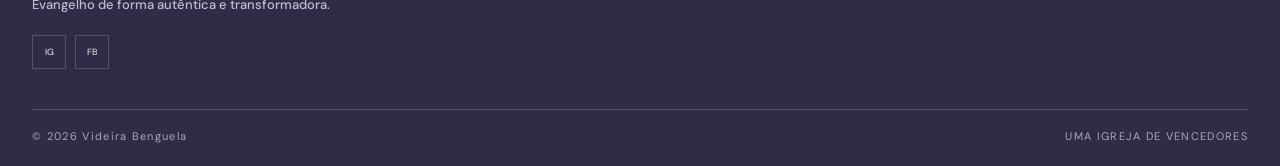
<file: visita2.html>
<!doctype html><html lang="pt-AO"><head><meta charset="utf-8"><meta http-equiv="refresh" content="0;url=visite.html"><meta name="viewport" content="width=device-width,initial-scale=1"><title>Visite-nos — Videira Benguela</title><link rel="canonical" href="visite.html"></head><body><p>Esta página foi integrada na página de visita. <a href="visite.html">Continuar para Visite-nos</a>.</p><script>window.location.replace('visite.html');</script></body></html>
</file>
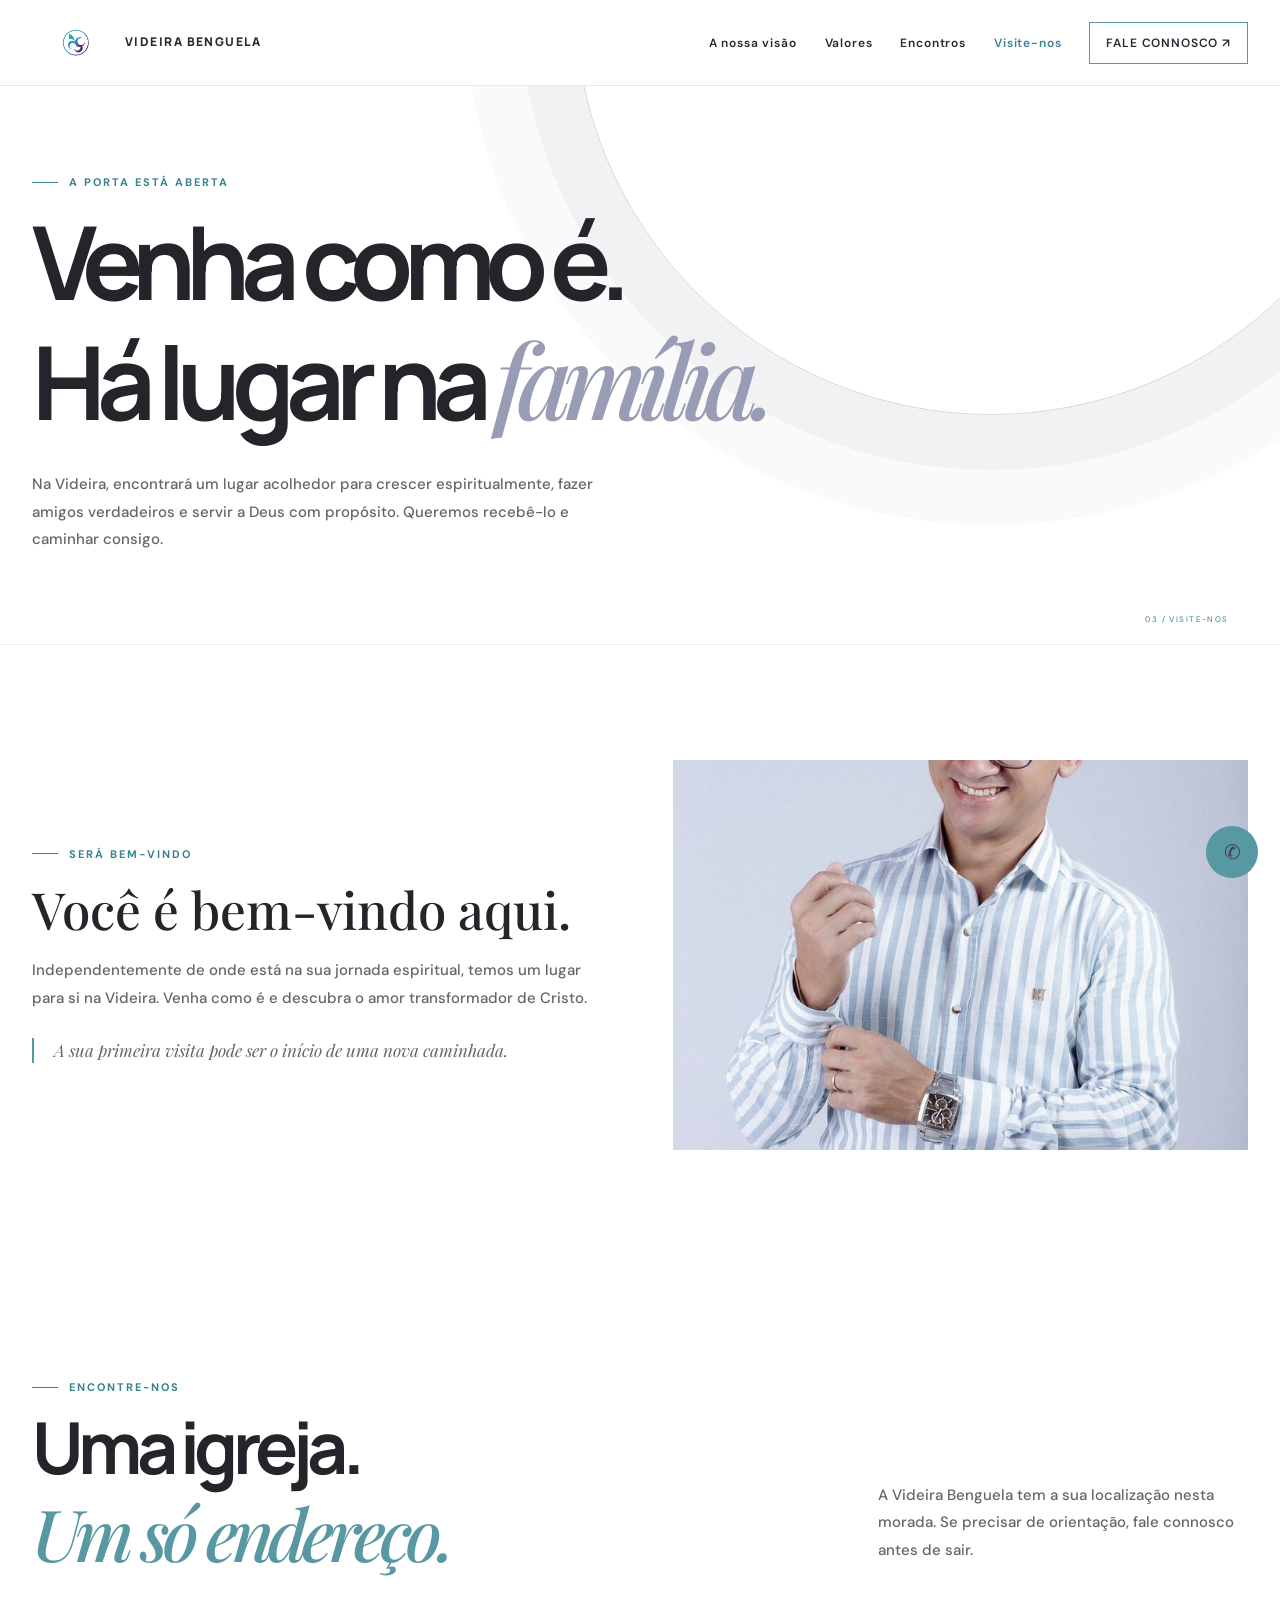
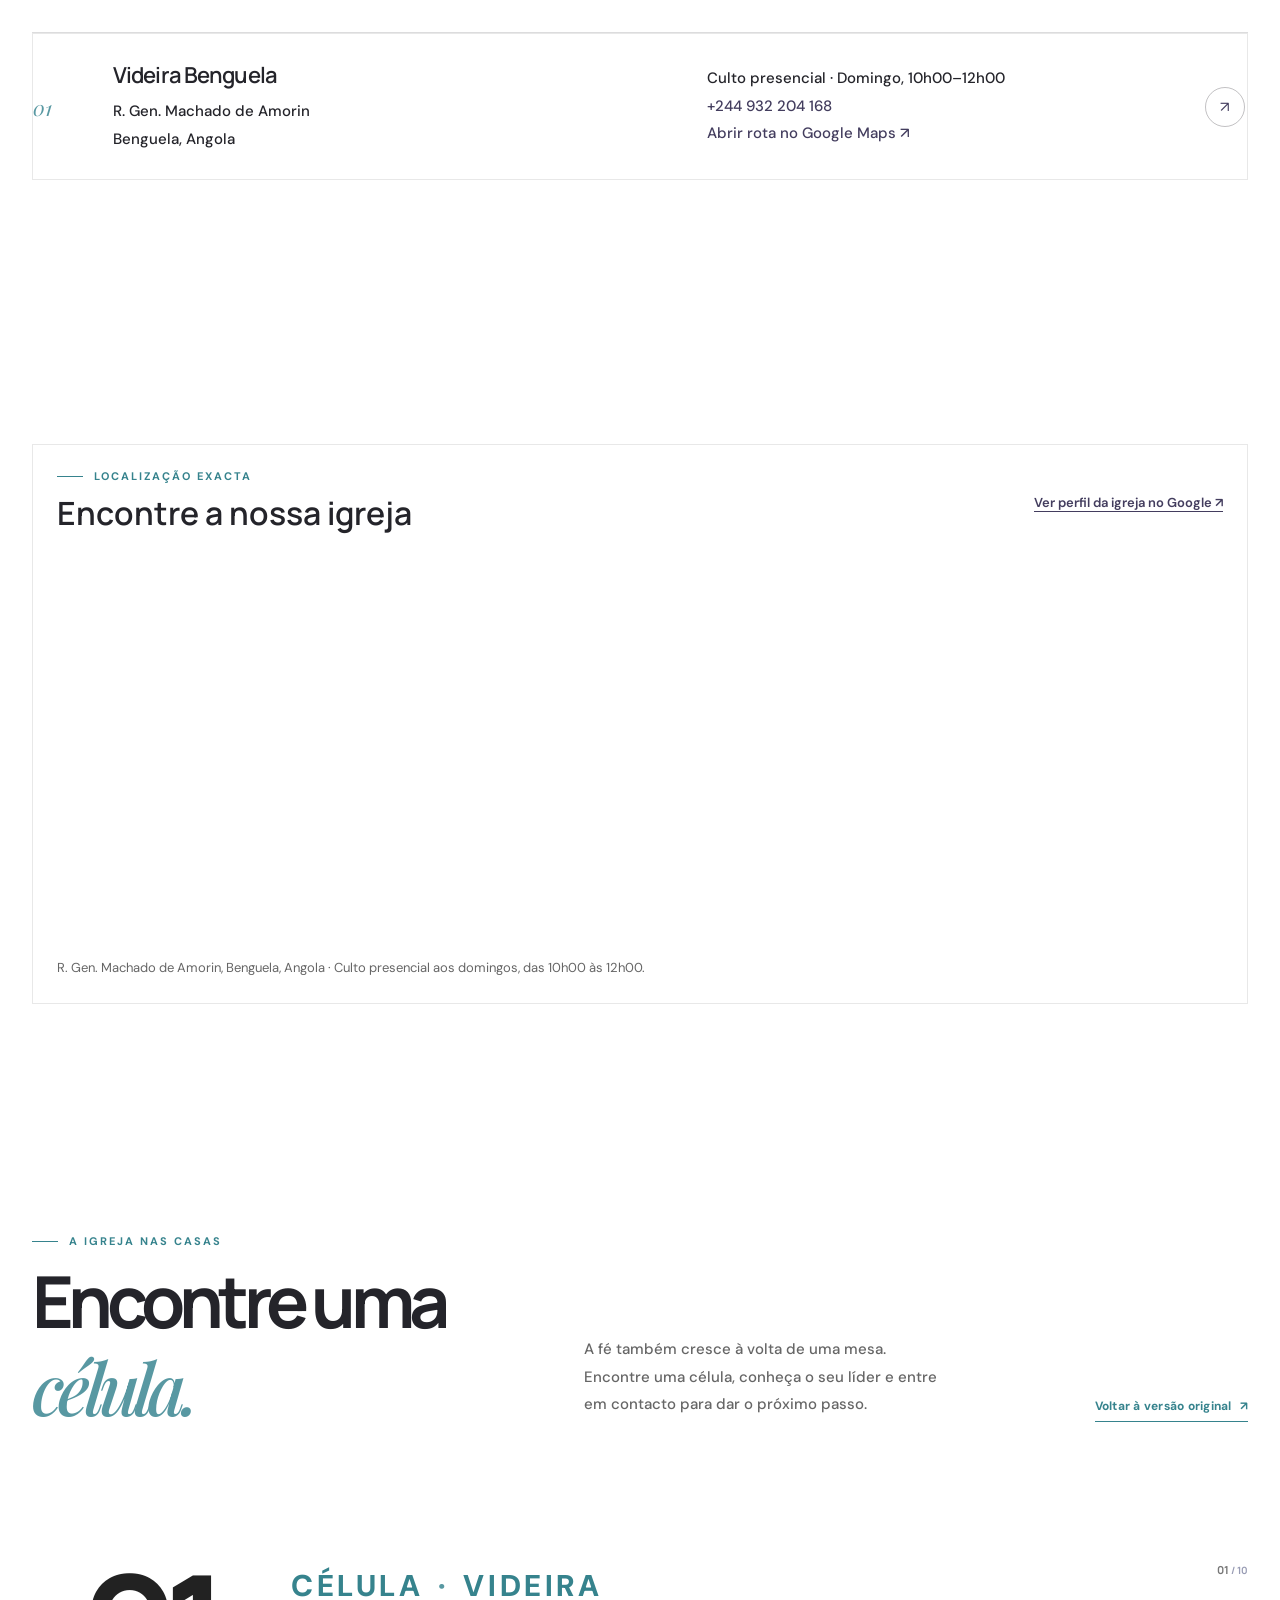
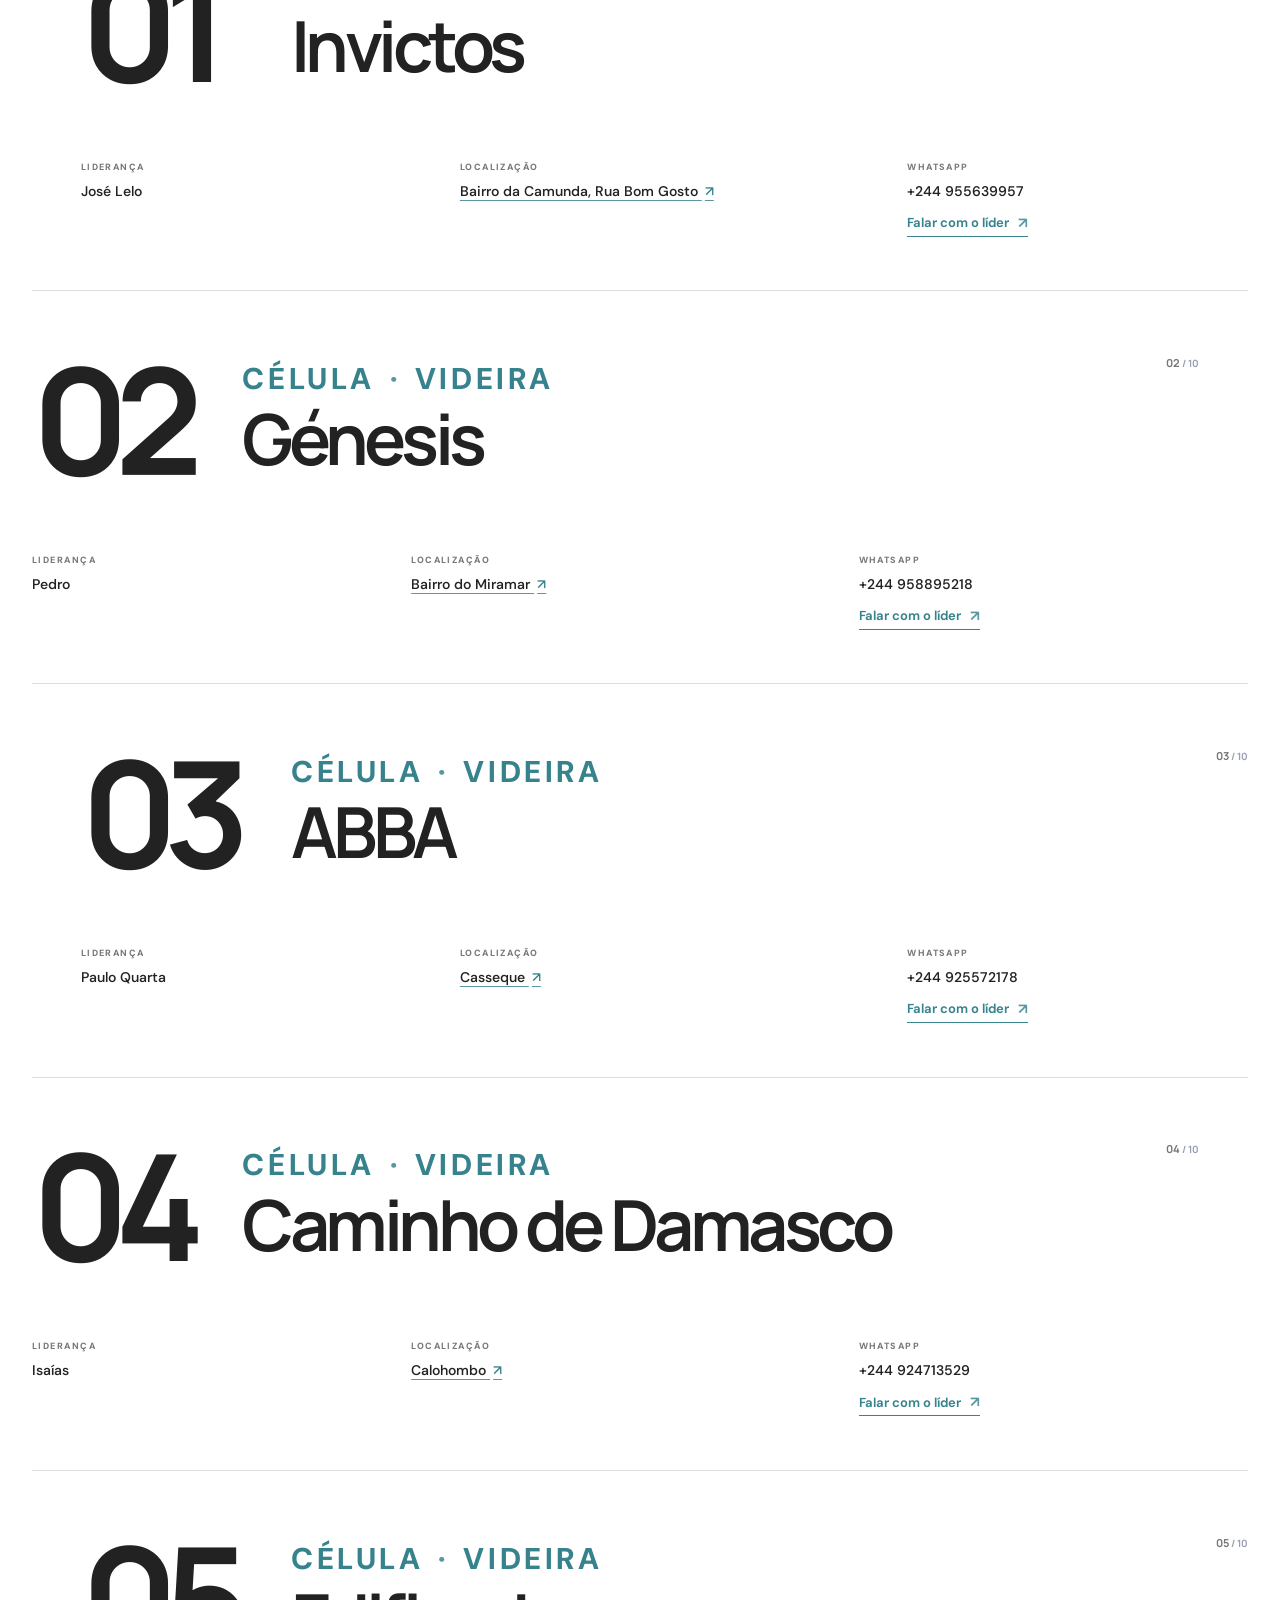
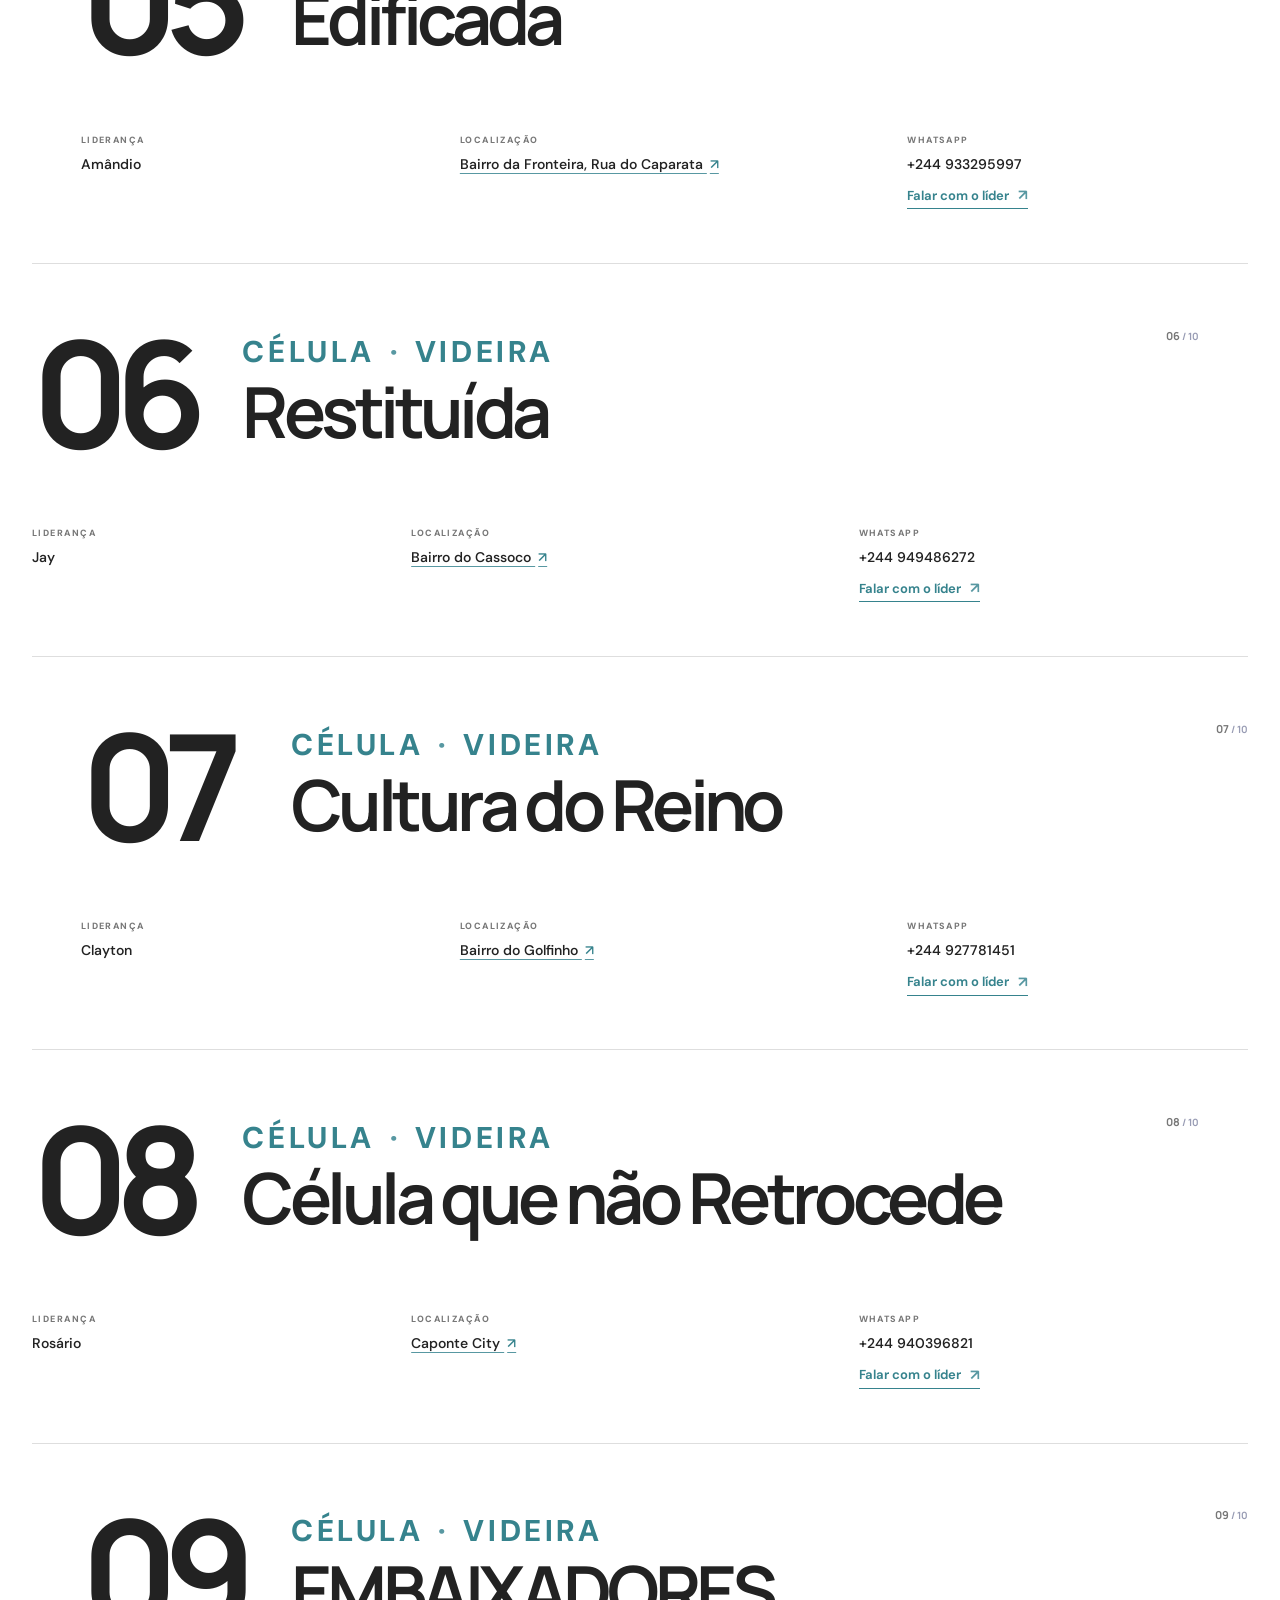
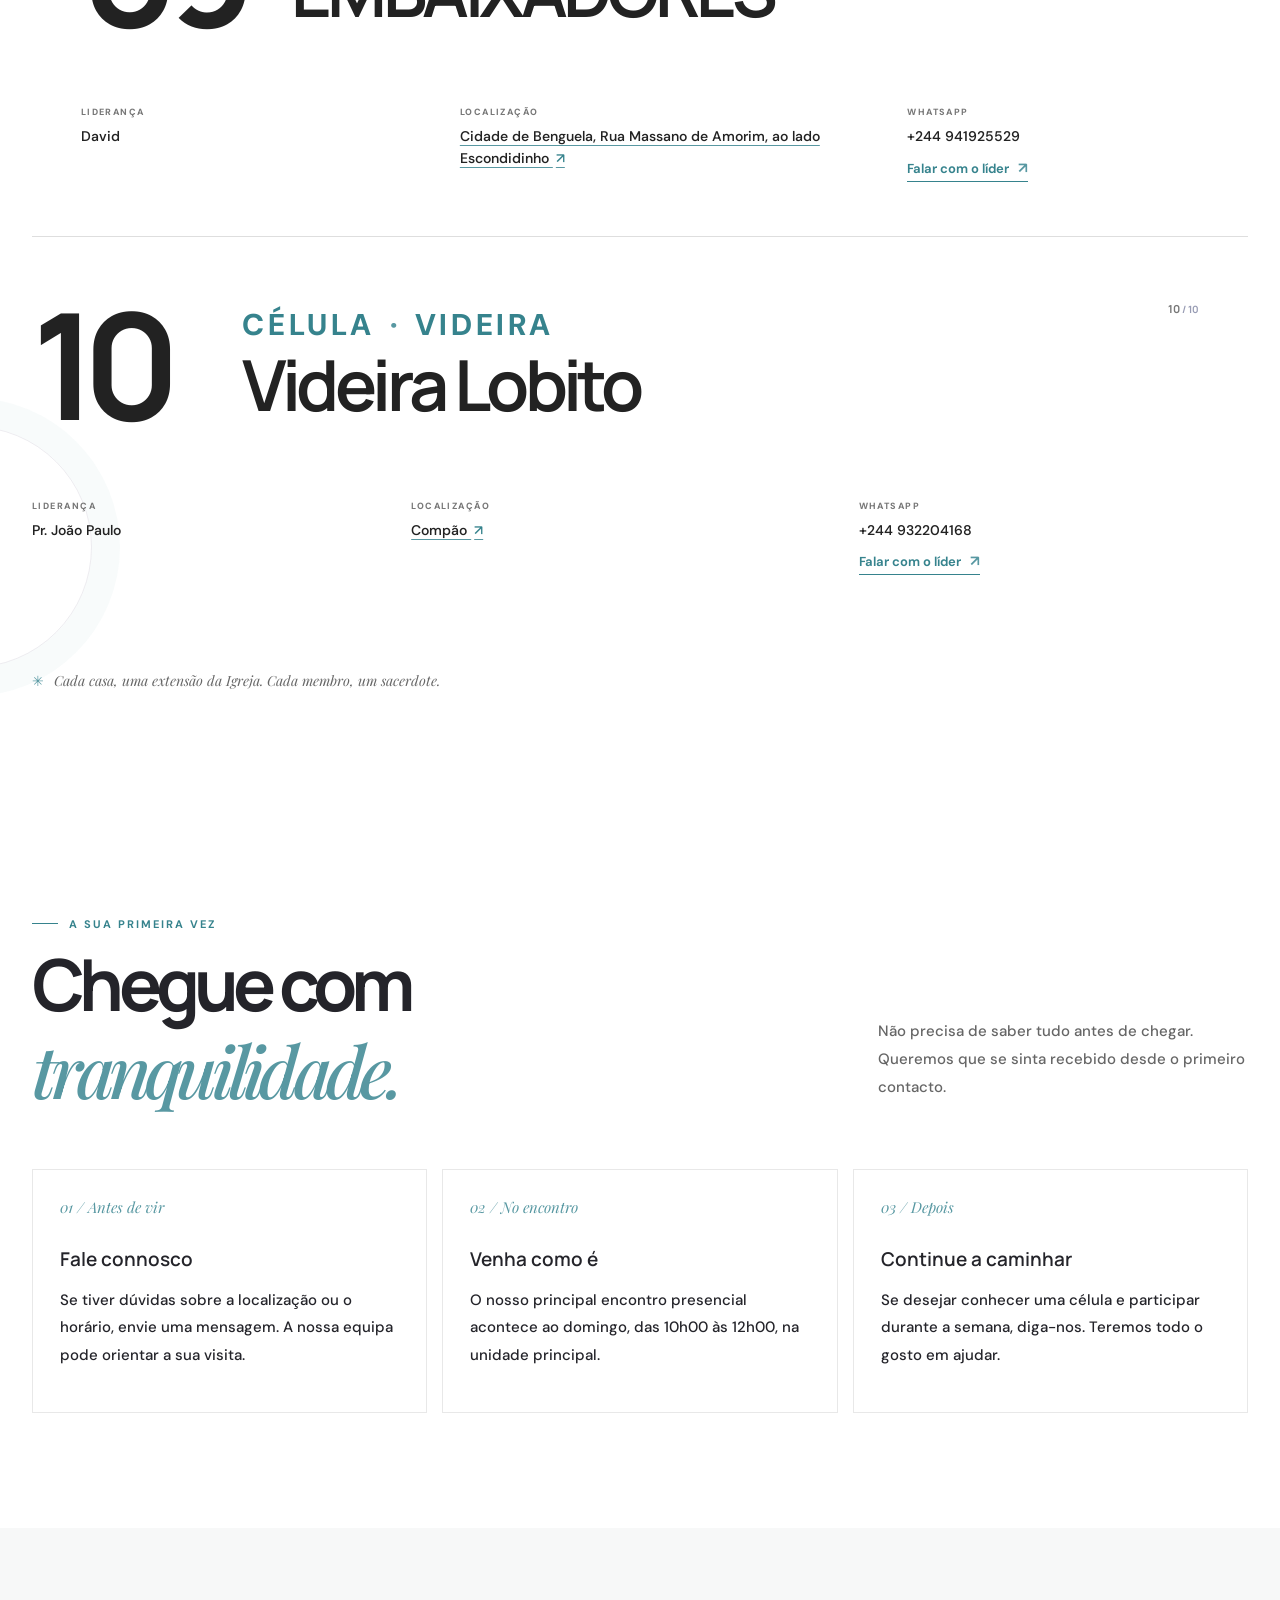
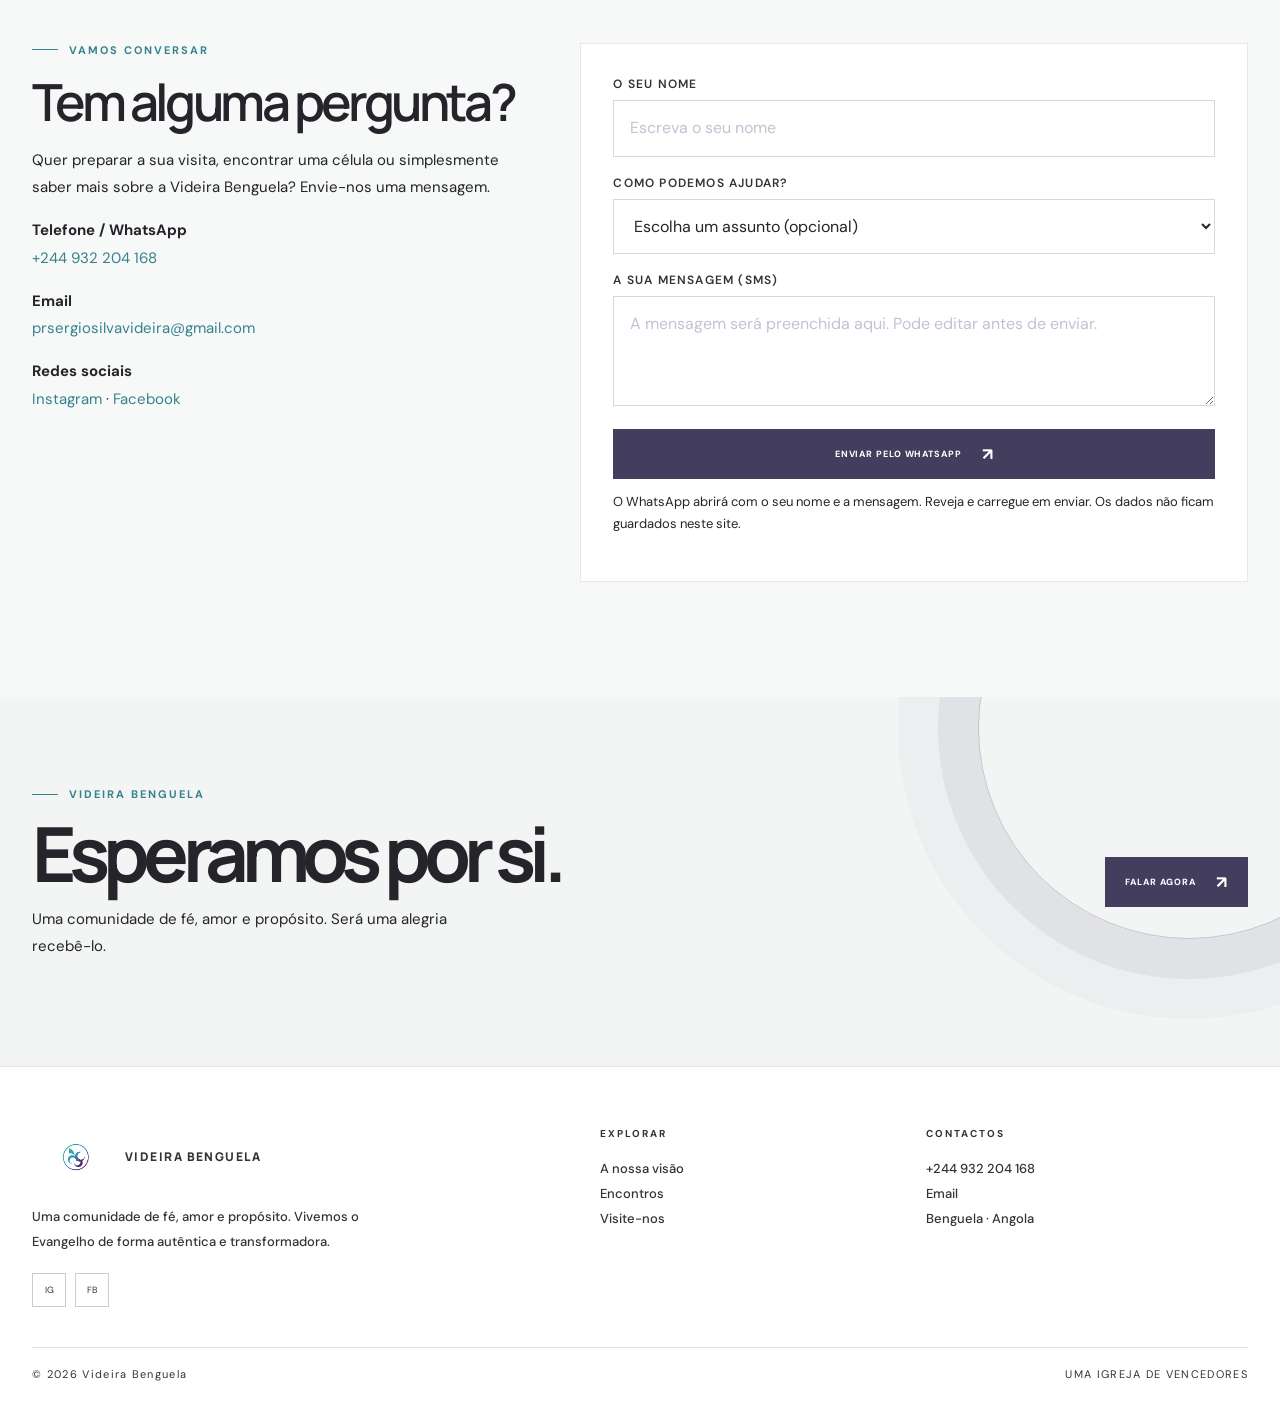
<file: visite-swiss.html>
<!doctype html>
<html lang="pt-AO"><head><meta charset="utf-8"><meta name="viewport" content="width=device-width,initial-scale=1"><meta name="theme-color" content="#ffffff"><meta name="description" content="Versão Swiss clara — visite a Videira Benguela, encontre a igreja e conheça as células."><title>Visite-nos — Swiss Claro | Videira Benguela</title><link rel="icon" type="image/svg+xml" href="img/favicon.svg"><link rel="alternate icon" type="image/png" href="img/logo-videira.png"><link rel="apple-touch-icon" href="img/logo-videira.png"><link rel="manifest" href="manifest.webmanifest"><link rel="stylesheet" href="css/style.css"><link rel="stylesheet" href="css/swiss-white.css"></head>
<body><div class="preloader"><div><img src="img/logo-videira.png" alt=""><div class="loader-line"></div></div></div><div class="noise"></div><div class="cursor-glow"></div><header class="site-header"><div class="shell nav-wrap"><a class="brand" href="index.html"><img src="img/logo-videira.png" alt="Videira"><span class="brand-word">VIDEIRA BENGUELA</span></a><nav class="nav-links"><a href="index.html#visao">A nossa visão</a><a href="index.html#valores">Valores</a><a href="agenda.html">Encontros</a><a href="visite-swiss.html" aria-current="page">Visite-nos</a><a class="nav-visit" href="#contacto">FALE CONNOSCO ↗</a></nav><button class="menu-toggle" aria-label="Abrir menu" aria-expanded="false">☰</button></div></header>
<main><section class="page-hero"><div class="shell"><div class="eyebrow reveal">A porta está aberta</div><h1 class="reveal">Venha como é.<br>Há lugar na <em>família.</em></h1><p class="reveal">Na Videira, encontrará um lugar acolhedor para crescer espiritualmente, fazer amigos verdadeiros e servir a Deus com propósito. Queremos recebê-lo e caminhar consigo.</p><span class="page-number">03 / VISITE-NOS</span></div></section>
<section class="section light"><div class="shell visit-intro"><div class="reveal"><div class="eyebrow">Será bem-vindo</div><h2>Você é bem-vindo aqui.</h2><p>Independentemente de onde está na sua jornada espiritual, temos um lugar para si na Videira. Venha como é e descubra o amor transformador de Cristo.</p><div class="visit-note">A sua primeira visita pode ser o início de uma nova caminhada.</div></div><div class="reveal delay-1"><img src="img/person1.jpg" alt="Pessoa da comunidade Videira" style="width:100%;height:390px;object-fit:cover;filter:saturate(.72)"></div></div></section>
<section class="section"><div class="shell"><div class="section-head reveal"><div><div class="eyebrow">Encontre-nos</div><h2 class="section-title">Uma igreja.<br><em>Um só endereço.</em></h2></div><p class="section-intro">A Videira Benguela tem a sua localização nesta morada. Se precisar de orientação, fale connosco antes de sair.</p></div><div class="location-list"><article class="location-row reveal"><div class="location-index">01</div><div><h3>Videira Benguela</h3><p>R. Gen. Machado de Amorin<br>Benguela, Angola</p></div><div class="location-contact">Culto presencial · Domingo, 10h00–12h00<br><a href="tel:+244932204168">+244 932 204 168</a><br><a href="https://www.google.com/maps?q=-12.5814335,13.4114122&z=17&hl=pt-PT" target="_blank" rel="noopener">Abrir rota no Google Maps ↗</a></div><a class="map-link" href="https://www.google.com/maps?q=-12.5814335,13.4114122&z=17&hl=pt-PT" target="_blank" rel="noopener" aria-label="Abrir mapa da igreja">↗</a></article></div></div></section><section class="section"><div class="shell"><div class="church-map reveal"><div class="map-heading"><div><div class="eyebrow">Localização exacta</div><h3>Encontre a nossa igreja</h3></div><a href="https://share.google/iDDE0k8npaazprff6" target="_blank" rel="noopener">Ver perfil da igreja no Google ↗</a></div><iframe title="Mapa da Videira Benguela" src="https://maps.google.com/maps?q=-12.5814335,13.4114122&z=17&output=embed" loading="lazy" referrerpolicy="no-referrer-when-downgrade" allowfullscreen></iframe><p class="map-caption">R. Gen. Machado de Amorin, Benguela, Angola · Culto presencial aos domingos, das 10h00 às 12h00.</p></div></div></section><section class="section light cells-section">
<div class="shell">
 <div class="section-head reveal">
  <div><div class="eyebrow">A igreja nas casas</div><h2 class="section-title">Encontre uma<br><em>célula.</em></h2></div>
  <p class="section-intro">A fé também cresce à volta de uma mesa. Encontre uma célula, conheça o seu líder e entre em contacto para dar o próximo passo.</p><p class="style-switch"><a href="visite.html">Voltar à versão original <span aria-hidden="true">↗</span></a></p>
 </div>
 <div class="cell-stories" aria-label="Células da Videira">
  <article class="cell-story reveal" id="celula-01">
   <div class="cell-story-top">
    <span class="cell-story-number" aria-hidden="true">01</span>
    <div class="cell-story-heading"><span class="cell-story-eyebrow">CÉLULA <i>·</i> VIDEIRA</span><h3>Invictos</h3></div>
    <span class="cell-story-count">01<i> / 10</i></span>
   </div>
   <div class="cell-story-bottom">
    <div class="cell-story-detail cell-story-leader"><span class="cell-story-label">LIDERANÇA</span><strong>José Lelo</strong></div>
    <div class="cell-story-detail cell-story-place"><span class="cell-story-label">LOCALIZAÇÃO</span><a href="https://www.google.com/maps/search/?api=1&query=Bairro%20da%20Camunda%2C%20Rua%20Bom%20Gosto%2C%20Benguela%2C%20Angola" target="_blank" rel="noopener">Bairro da Camunda, Rua Bom Gosto <span aria-hidden="true">↗</span></a></div>
    <div class="cell-story-detail cell-story-contact"><span class="cell-story-label">WHATSAPP</span><strong>+244 955639957</strong><a class="cell-story-link" href="https://wa.me/244955639957?text=Ol%C3%A1!%20Gostaria%20de%20conhecer%20a%20C%C3%A9lula%20Invictos.%20Poderia%20partilhar%20comigo%20mais%20informa%C3%A7%C3%B5es%20sobre%20os%20encontros%3F" target="_blank" rel="noopener">Falar com o líder <span aria-hidden="true">↗</span></a></div>
   </div>
  </article>
  <article class="cell-story reveal" id="celula-02">
   <div class="cell-story-top">
    <span class="cell-story-number" aria-hidden="true">02</span>
    <div class="cell-story-heading"><span class="cell-story-eyebrow">CÉLULA <i>·</i> VIDEIRA</span><h3>Génesis</h3></div>
    <span class="cell-story-count">02<i> / 10</i></span>
   </div>
   <div class="cell-story-bottom">
    <div class="cell-story-detail cell-story-leader"><span class="cell-story-label">LIDERANÇA</span><strong>Pedro</strong></div>
    <div class="cell-story-detail cell-story-place"><span class="cell-story-label">LOCALIZAÇÃO</span><a href="https://www.google.com/maps/search/?api=1&query=Bairro%20do%20Miramar%2C%20Benguela%2C%20Angola" target="_blank" rel="noopener">Bairro do Miramar <span aria-hidden="true">↗</span></a></div>
    <div class="cell-story-detail cell-story-contact"><span class="cell-story-label">WHATSAPP</span><strong>+244 958895218</strong><a class="cell-story-link" href="https://wa.me/244958895218?text=Ol%C3%A1!%20Gostaria%20de%20conhecer%20a%20C%C3%A9lula%20G%C3%A9nesis.%20Poderia%20partilhar%20comigo%20mais%20informa%C3%A7%C3%B5es%20sobre%20os%20encontros%3F" target="_blank" rel="noopener">Falar com o líder <span aria-hidden="true">↗</span></a></div>
   </div>
  </article>
  <article class="cell-story reveal" id="celula-03">
   <div class="cell-story-top">
    <span class="cell-story-number" aria-hidden="true">03</span>
    <div class="cell-story-heading"><span class="cell-story-eyebrow">CÉLULA <i>·</i> VIDEIRA</span><h3>ABBA</h3></div>
    <span class="cell-story-count">03<i> / 10</i></span>
   </div>
   <div class="cell-story-bottom">
    <div class="cell-story-detail cell-story-leader"><span class="cell-story-label">LIDERANÇA</span><strong>Paulo Quarta</strong></div>
    <div class="cell-story-detail cell-story-place"><span class="cell-story-label">LOCALIZAÇÃO</span><a href="https://www.google.com/maps/search/?api=1&query=Casseque%2C%20Benguela%2C%20Angola" target="_blank" rel="noopener">Casseque <span aria-hidden="true">↗</span></a></div>
    <div class="cell-story-detail cell-story-contact"><span class="cell-story-label">WHATSAPP</span><strong>+244 925572178</strong><a class="cell-story-link" href="https://wa.me/244925572178?text=Ol%C3%A1!%20Gostaria%20de%20conhecer%20a%20C%C3%A9lula%20ABBA.%20Poderia%20partilhar%20comigo%20mais%20informa%C3%A7%C3%B5es%20sobre%20os%20encontros%3F" target="_blank" rel="noopener">Falar com o líder <span aria-hidden="true">↗</span></a></div>
   </div>
  </article>
  <article class="cell-story reveal" id="celula-04">
   <div class="cell-story-top">
    <span class="cell-story-number" aria-hidden="true">04</span>
    <div class="cell-story-heading"><span class="cell-story-eyebrow">CÉLULA <i>·</i> VIDEIRA</span><h3>Caminho de Damasco</h3></div>
    <span class="cell-story-count">04<i> / 10</i></span>
   </div>
   <div class="cell-story-bottom">
    <div class="cell-story-detail cell-story-leader"><span class="cell-story-label">LIDERANÇA</span><strong>Isaías</strong></div>
    <div class="cell-story-detail cell-story-place"><span class="cell-story-label">LOCALIZAÇÃO</span><a href="https://www.google.com/maps/search/?api=1&query=Calohombo%2C%20Benguela%2C%20Angola" target="_blank" rel="noopener">Calohombo <span aria-hidden="true">↗</span></a></div>
    <div class="cell-story-detail cell-story-contact"><span class="cell-story-label">WHATSAPP</span><strong>+244 924713529</strong><a class="cell-story-link" href="https://wa.me/244924713529?text=Ol%C3%A1!%20Gostaria%20de%20conhecer%20a%20C%C3%A9lula%20Caminho%20de%20Damasco.%20Poderia%20partilhar%20comigo%20mais%20informa%C3%A7%C3%B5es%20sobre%20os%20encontros%3F" target="_blank" rel="noopener">Falar com o líder <span aria-hidden="true">↗</span></a></div>
   </div>
  </article>
  <article class="cell-story reveal" id="celula-05">
   <div class="cell-story-top">
    <span class="cell-story-number" aria-hidden="true">05</span>
    <div class="cell-story-heading"><span class="cell-story-eyebrow">CÉLULA <i>·</i> VIDEIRA</span><h3>Edificada</h3></div>
    <span class="cell-story-count">05<i> / 10</i></span>
   </div>
   <div class="cell-story-bottom">
    <div class="cell-story-detail cell-story-leader"><span class="cell-story-label">LIDERANÇA</span><strong>Amândio</strong></div>
    <div class="cell-story-detail cell-story-place"><span class="cell-story-label">LOCALIZAÇÃO</span><a href="https://www.google.com/maps/search/?api=1&query=Bairro%20da%20Fronteira%2C%20Rua%20do%20Caparata%2C%20Benguela%2C%20Angola" target="_blank" rel="noopener">Bairro da Fronteira, Rua do Caparata <span aria-hidden="true">↗</span></a></div>
    <div class="cell-story-detail cell-story-contact"><span class="cell-story-label">WHATSAPP</span><strong>+244 933295997</strong><a class="cell-story-link" href="https://wa.me/244933295997?text=Ol%C3%A1!%20Gostaria%20de%20conhecer%20a%20C%C3%A9lula%20Edificada.%20Poderia%20partilhar%20comigo%20mais%20informa%C3%A7%C3%B5es%20sobre%20os%20encontros%3F" target="_blank" rel="noopener">Falar com o líder <span aria-hidden="true">↗</span></a></div>
   </div>
  </article>
  <article class="cell-story reveal" id="celula-06">
   <div class="cell-story-top">
    <span class="cell-story-number" aria-hidden="true">06</span>
    <div class="cell-story-heading"><span class="cell-story-eyebrow">CÉLULA <i>·</i> VIDEIRA</span><h3>Restituída</h3></div>
    <span class="cell-story-count">06<i> / 10</i></span>
   </div>
   <div class="cell-story-bottom">
    <div class="cell-story-detail cell-story-leader"><span class="cell-story-label">LIDERANÇA</span><strong>Jay</strong></div>
    <div class="cell-story-detail cell-story-place"><span class="cell-story-label">LOCALIZAÇÃO</span><a href="https://www.google.com/maps/search/?api=1&query=Bairro%20do%20Cassoco%2C%20Benguela%2C%20Angola" target="_blank" rel="noopener">Bairro do Cassoco <span aria-hidden="true">↗</span></a></div>
    <div class="cell-story-detail cell-story-contact"><span class="cell-story-label">WHATSAPP</span><strong>+244 949486272</strong><a class="cell-story-link" href="https://wa.me/244949486272?text=Ol%C3%A1!%20Gostaria%20de%20conhecer%20a%20C%C3%A9lula%20Restitu%C3%ADda.%20Poderia%20partilhar%20comigo%20mais%20informa%C3%A7%C3%B5es%20sobre%20os%20encontros%3F" target="_blank" rel="noopener">Falar com o líder <span aria-hidden="true">↗</span></a></div>
   </div>
  </article>
  <article class="cell-story reveal" id="celula-07">
   <div class="cell-story-top">
    <span class="cell-story-number" aria-hidden="true">07</span>
    <div class="cell-story-heading"><span class="cell-story-eyebrow">CÉLULA <i>·</i> VIDEIRA</span><h3>Cultura do Reino</h3></div>
    <span class="cell-story-count">07<i> / 10</i></span>
   </div>
   <div class="cell-story-bottom">
    <div class="cell-story-detail cell-story-leader"><span class="cell-story-label">LIDERANÇA</span><strong>Clayton</strong></div>
    <div class="cell-story-detail cell-story-place"><span class="cell-story-label">LOCALIZAÇÃO</span><a href="https://www.google.com/maps/search/?api=1&query=Bairro%20do%20Golfinho%2C%20Benguela%2C%20Angola" target="_blank" rel="noopener">Bairro do Golfinho <span aria-hidden="true">↗</span></a></div>
    <div class="cell-story-detail cell-story-contact"><span class="cell-story-label">WHATSAPP</span><strong>+244 927781451</strong><a class="cell-story-link" href="https://wa.me/244927781451?text=Ol%C3%A1!%20Gostaria%20de%20conhecer%20a%20C%C3%A9lula%20Cultura%20do%20Reino.%20Poderia%20partilhar%20comigo%20mais%20informa%C3%A7%C3%B5es%20sobre%20os%20encontros%3F" target="_blank" rel="noopener">Falar com o líder <span aria-hidden="true">↗</span></a></div>
   </div>
  </article>
  <article class="cell-story reveal" id="celula-08">
   <div class="cell-story-top">
    <span class="cell-story-number" aria-hidden="true">08</span>
    <div class="cell-story-heading"><span class="cell-story-eyebrow">CÉLULA <i>·</i> VIDEIRA</span><h3>Célula que não Retrocede</h3></div>
    <span class="cell-story-count">08<i> / 10</i></span>
   </div>
   <div class="cell-story-bottom">
    <div class="cell-story-detail cell-story-leader"><span class="cell-story-label">LIDERANÇA</span><strong>Rosário</strong></div>
    <div class="cell-story-detail cell-story-place"><span class="cell-story-label">LOCALIZAÇÃO</span><a href="https://www.google.com/maps/search/?api=1&query=Caponte%20City%2C%20Benguela%2C%20Angola" target="_blank" rel="noopener">Caponte City <span aria-hidden="true">↗</span></a></div>
    <div class="cell-story-detail cell-story-contact"><span class="cell-story-label">WHATSAPP</span><strong>+244 940396821</strong><a class="cell-story-link" href="https://wa.me/244940396821?text=Ol%C3%A1!%20Gostaria%20de%20conhecer%20a%20C%C3%A9lula%20C%C3%A9lula%20que%20n%C3%A3o%20Retrocede.%20Poderia%20partilhar%20comigo%20mais%20informa%C3%A7%C3%B5es%20sobre%20os%20encontros%3F" target="_blank" rel="noopener">Falar com o líder <span aria-hidden="true">↗</span></a></div>
   </div>
  </article>
  <article class="cell-story reveal" id="celula-09">
   <div class="cell-story-top">
    <span class="cell-story-number" aria-hidden="true">09</span>
    <div class="cell-story-heading"><span class="cell-story-eyebrow">CÉLULA <i>·</i> VIDEIRA</span><h3>EMBAIXADORES</h3></div>
    <span class="cell-story-count">09<i> / 10</i></span>
   </div>
   <div class="cell-story-bottom">
    <div class="cell-story-detail cell-story-leader"><span class="cell-story-label">LIDERANÇA</span><strong>David</strong></div>
    <div class="cell-story-detail cell-story-place"><span class="cell-story-label">LOCALIZAÇÃO</span><a href="https://www.google.com/maps/search/?api=1&query=Cidade%20de%20Benguela%2C%20Rua%20Massano%20de%20Amorim%2C%20ao%20lado%20Escondidinho%2C%20Benguela%2C%20Angola" target="_blank" rel="noopener">Cidade de Benguela, Rua Massano de Amorim, ao lado Escondidinho <span aria-hidden="true">↗</span></a></div>
    <div class="cell-story-detail cell-story-contact"><span class="cell-story-label">WHATSAPP</span><strong>+244 941925529</strong><a class="cell-story-link" href="https://wa.me/244941925529?text=Ol%C3%A1!%20Gostaria%20de%20conhecer%20a%20C%C3%A9lula%20EMBAIXADORES.%20Poderia%20partilhar%20comigo%20mais%20informa%C3%A7%C3%B5es%20sobre%20os%20encontros%3F" target="_blank" rel="noopener">Falar com o líder <span aria-hidden="true">↗</span></a></div>
   </div>
  </article>
  <article class="cell-story reveal" id="celula-10">
   <div class="cell-story-top">
    <span class="cell-story-number" aria-hidden="true">10</span>
    <div class="cell-story-heading"><span class="cell-story-eyebrow">CÉLULA <i>·</i> VIDEIRA</span><h3>Videira Lobito</h3></div>
    <span class="cell-story-count">10<i> / 10</i></span>
   </div>
   <div class="cell-story-bottom">
    <div class="cell-story-detail cell-story-leader"><span class="cell-story-label">LIDERANÇA</span><strong>Pr. João Paulo</strong></div>
    <div class="cell-story-detail cell-story-place"><span class="cell-story-label">LOCALIZAÇÃO</span><a href="https://www.google.com/maps/search/?api=1&query=Comp%C3%A3o%2C%20Benguela%2C%20Angola" target="_blank" rel="noopener">Compão <span aria-hidden="true">↗</span></a></div>
    <div class="cell-story-detail cell-story-contact"><span class="cell-story-label">WHATSAPP</span><strong>+244 932204168</strong><a class="cell-story-link" href="https://wa.me/244932204168?text=Ol%C3%A1!%20Gostaria%20de%20conhecer%20a%20C%C3%A9lula%20Videira%20Lobito.%20Poderia%20partilhar%20comigo%20mais%20informa%C3%A7%C3%B5es%20sobre%20os%20encontros%3F" target="_blank" rel="noopener">Falar com o líder <span aria-hidden="true">↗</span></a></div>
   </div>
  </article>
 </div>
 <p class="cell-stories-note"><span aria-hidden="true">✳</span> Cada casa, uma extensão da Igreja. Cada membro, um sacerdote.</p>
</div>
</section><section class="section light"><div class="shell"><div class="section-head reveal"><div><div class="eyebrow">A sua primeira vez</div><h2 class="section-title">Chegue com<br><em>tranquilidade.</em></h2></div><p class="section-intro">Não precisa de saber tudo antes de chegar. Queremos que se sinta recebido desde o primeiro contacto.</p></div><div class="visit-steps"><article class="visit-step reveal"><span>01 / Antes de vir</span><h3>Fale connosco</h3><p>Se tiver dúvidas sobre a localização ou o horário, envie uma mensagem. A nossa equipa pode orientar a sua visita.</p></article><article class="visit-step reveal delay-1"><span>02 / No encontro</span><h3>Venha como é</h3><p>O nosso principal encontro presencial acontece ao domingo, das 10h00 às 12h00, na unidade principal.</p></article><article class="visit-step reveal delay-2"><span>03 / Depois</span><h3>Continue a caminhar</h3><p>Se desejar conhecer uma célula e participar durante a semana, diga-nos. Teremos todo o gosto em ajudar.</p></article></div></div></section>
<section class="section" id="contacto"><div class="shell contact-layout"><div class="contact-copy reveal"><div class="eyebrow">Vamos conversar</div><h2>Tem alguma pergunta?</h2><p>Quer preparar a sua visita, encontrar uma célula ou simplesmente saber mais sobre a Videira Benguela? Envie-nos uma mensagem.</p><p><strong style="color:white">Telefone / WhatsApp</strong><br><a href="tel:+244932204168">+244 932 204 168</a></p><p><strong style="color:white">Email</strong><br><a href="mailto:prsergiosilvavideira@gmail.com">prsergiosilvavideira@gmail.com</a></p><p><strong style="color:white">Redes sociais</strong><br><a href="https://www.instagram.com/videirabenguela/" target="_blank" rel="noopener">Instagram</a> · <a href="https://www.facebook.com/videirabenguelaoficial/" target="_blank" rel="noopener">Facebook</a></p></div><form class="contact-form reveal delay-1" id="visitForm"><div class="field"><label for="name">O seu nome</label><input id="name" name="name" type="text" placeholder="Escreva o seu nome" autocomplete="name" required></div><div class="field"><label for="intent">Como podemos ajudar?</label><select id="intent" name="intent"><option value="">Escolha um assunto (opcional)</option><option value="Quero visitar a igreja">Quero visitar a igreja</option><option value="Quero saber como chegar à igreja">Quero saber como chegar à igreja</option><option value="Quero conhecer uma célula perto de mim">Quero conhecer uma célula perto de mim</option><option value="Quero participar no culto de domingo">Quero participar no culto de domingo</option><option value="Quero falar com a equipa pastoral">Quero falar com a equipa pastoral</option><option value="Quero pedir oração">Quero pedir oração</option><option value="Quero obter mais informações">Quero obter mais informações</option></select></div><div class="field"><label for="message">A sua mensagem (SMS)</label><textarea id="message" name="message" placeholder="A mensagem será preenchida aqui. Pode editar antes de enviar." required></textarea></div><button class="button" type="submit">ENVIAR PELO WHATSAPP <span>↗</span></button><p class="form-hint">O WhatsApp abrirá com o seu nome e a mensagem. Reveja e carregue em enviar. Os dados não ficam guardados neste site.</p></form></div></section>
<section class="cta-panel"><div class="shell cta-inner reveal"><div><div class="eyebrow">Videira Benguela</div><h2>Esperamos por si.</h2><p>Uma comunidade de fé, amor e propósito. Será uma alegria recebê-lo.</p></div><a class="button" href="https://wa.me/244932204168?text=Ol%C3%A1%21%20Gostaria%20de%20visitar%20a%20Videira." target="_blank" rel="noopener">FALAR AGORA <span>↗</span></a></div></section></main>
<footer class="site-footer"><div class="shell"><div class="footer-top"><div class="footer-about"><a class="brand" href="index.html"><img src="img/logo-videira.png" alt="Videira"><span class="brand-word">VIDEIRA BENGUELA</span></a><p>Uma comunidade de fé, amor e propósito. Vivemos o Evangelho de forma autêntica e transformadora.</p><div class="social-row"><a href="https://www.instagram.com/videirabenguela/" target="_blank" rel="noopener">IG</a><a href="https://www.facebook.com/videirabenguelaoficial/" target="_blank" rel="noopener">FB</a></div></div><div class="footer-col"><h4>Explorar</h4><a href="index.html#visao">A nossa visão</a><a href="agenda.html">Encontros</a><a href="visite-swiss.html">Visite-nos</a></div><div class="footer-col"><h4>Contactos</h4><a href="tel:+244932204168">+244 932 204 168</a><a href="mailto:prsergiosilvavideira@gmail.com">Email</a><p>Benguela · Angola</p></div></div><div class="footer-bottom"><span>© <span data-year></span> Videira Benguela</span><span>UMA IGREJA DE VENCEDORES</span></div></div></footer><a class="whatsapp-float" href="https://wa.me/244932204168" target="_blank" rel="noopener" aria-label="WhatsApp">✆</a><script src="js/script.js"></script></body></html>
</file>
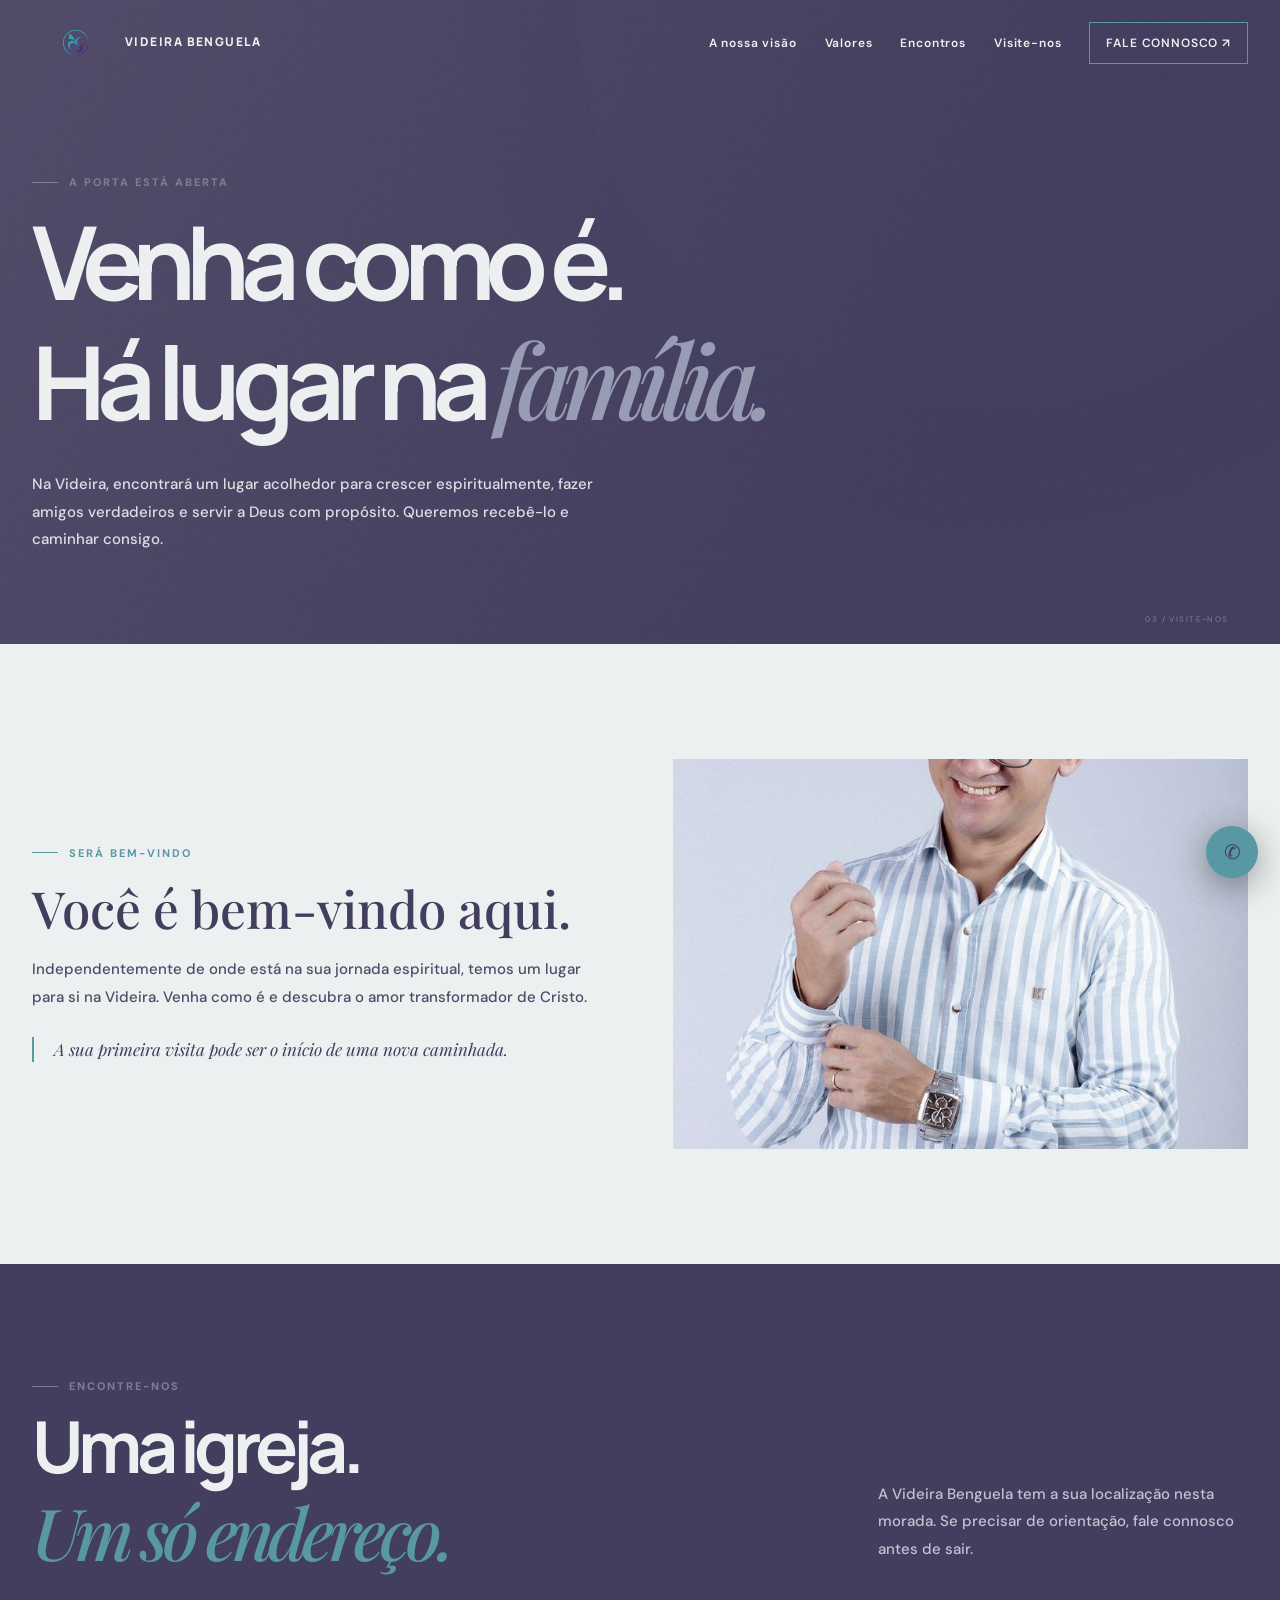
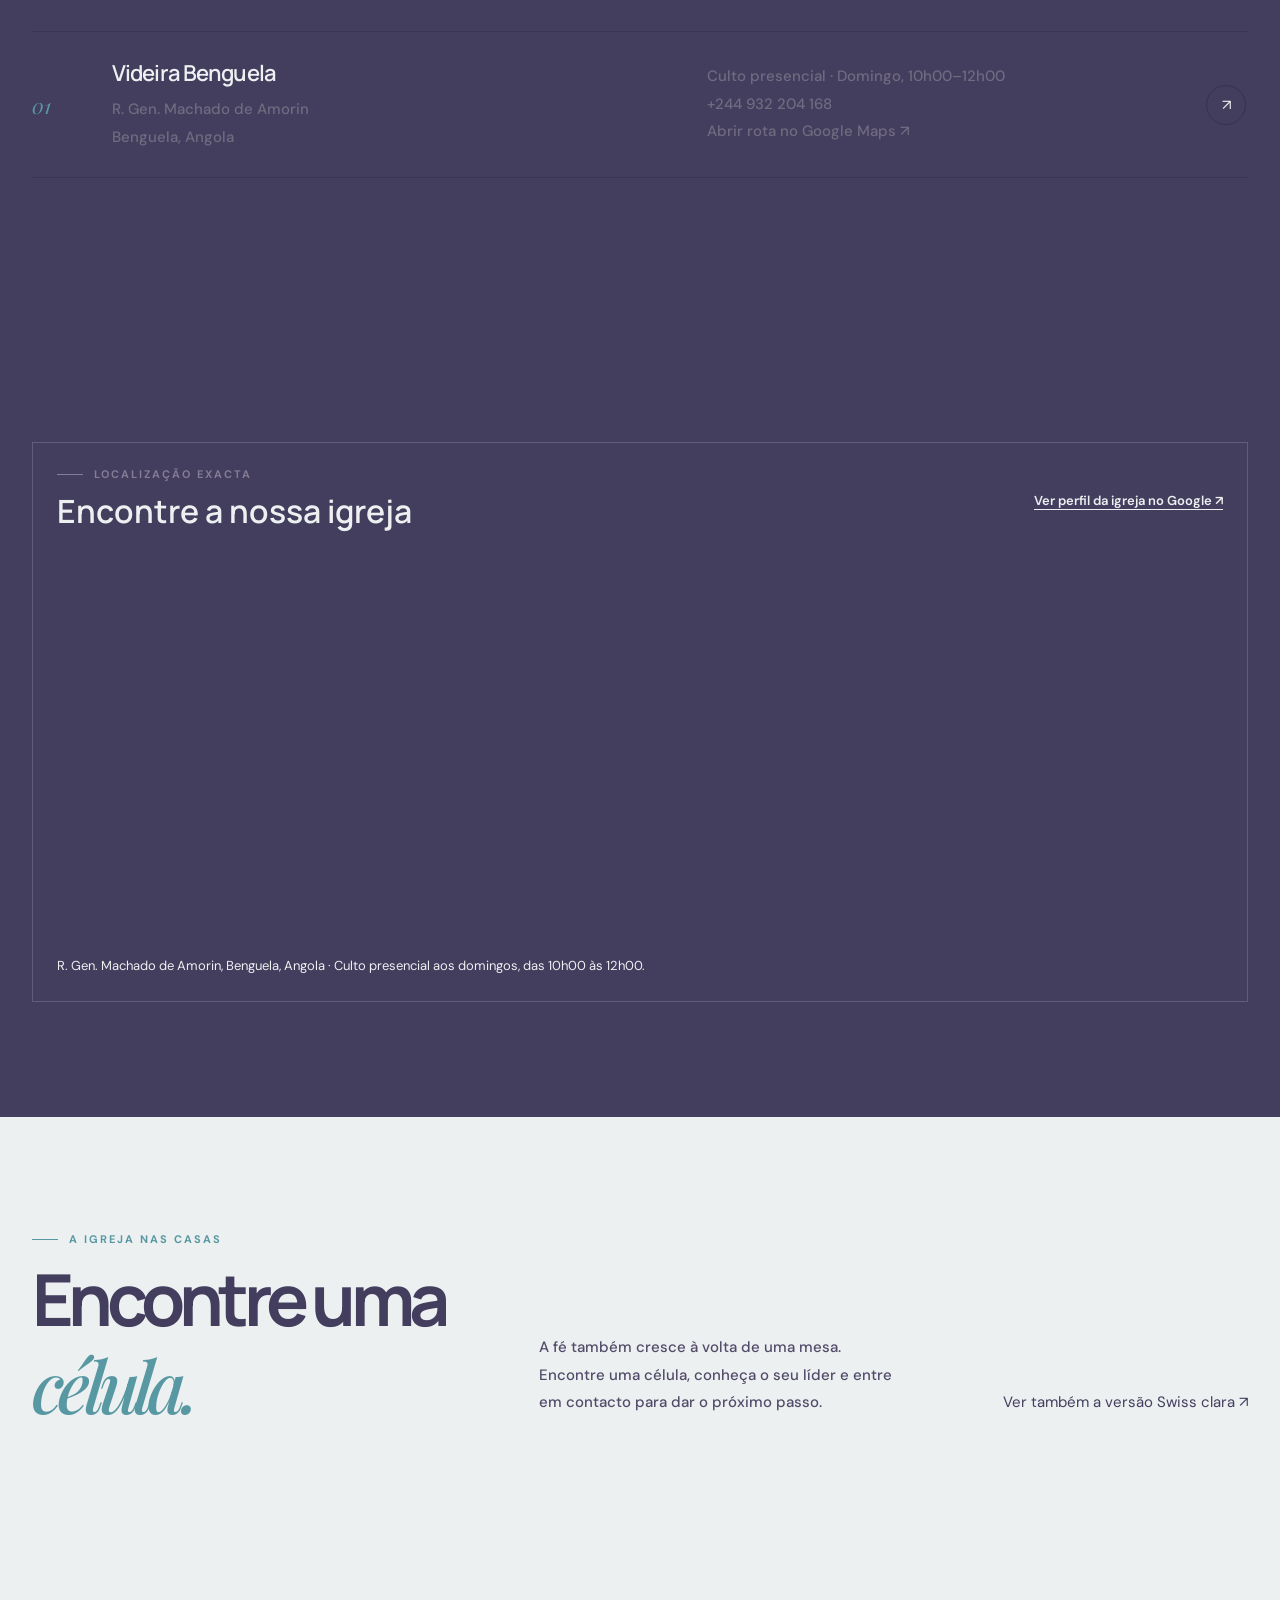
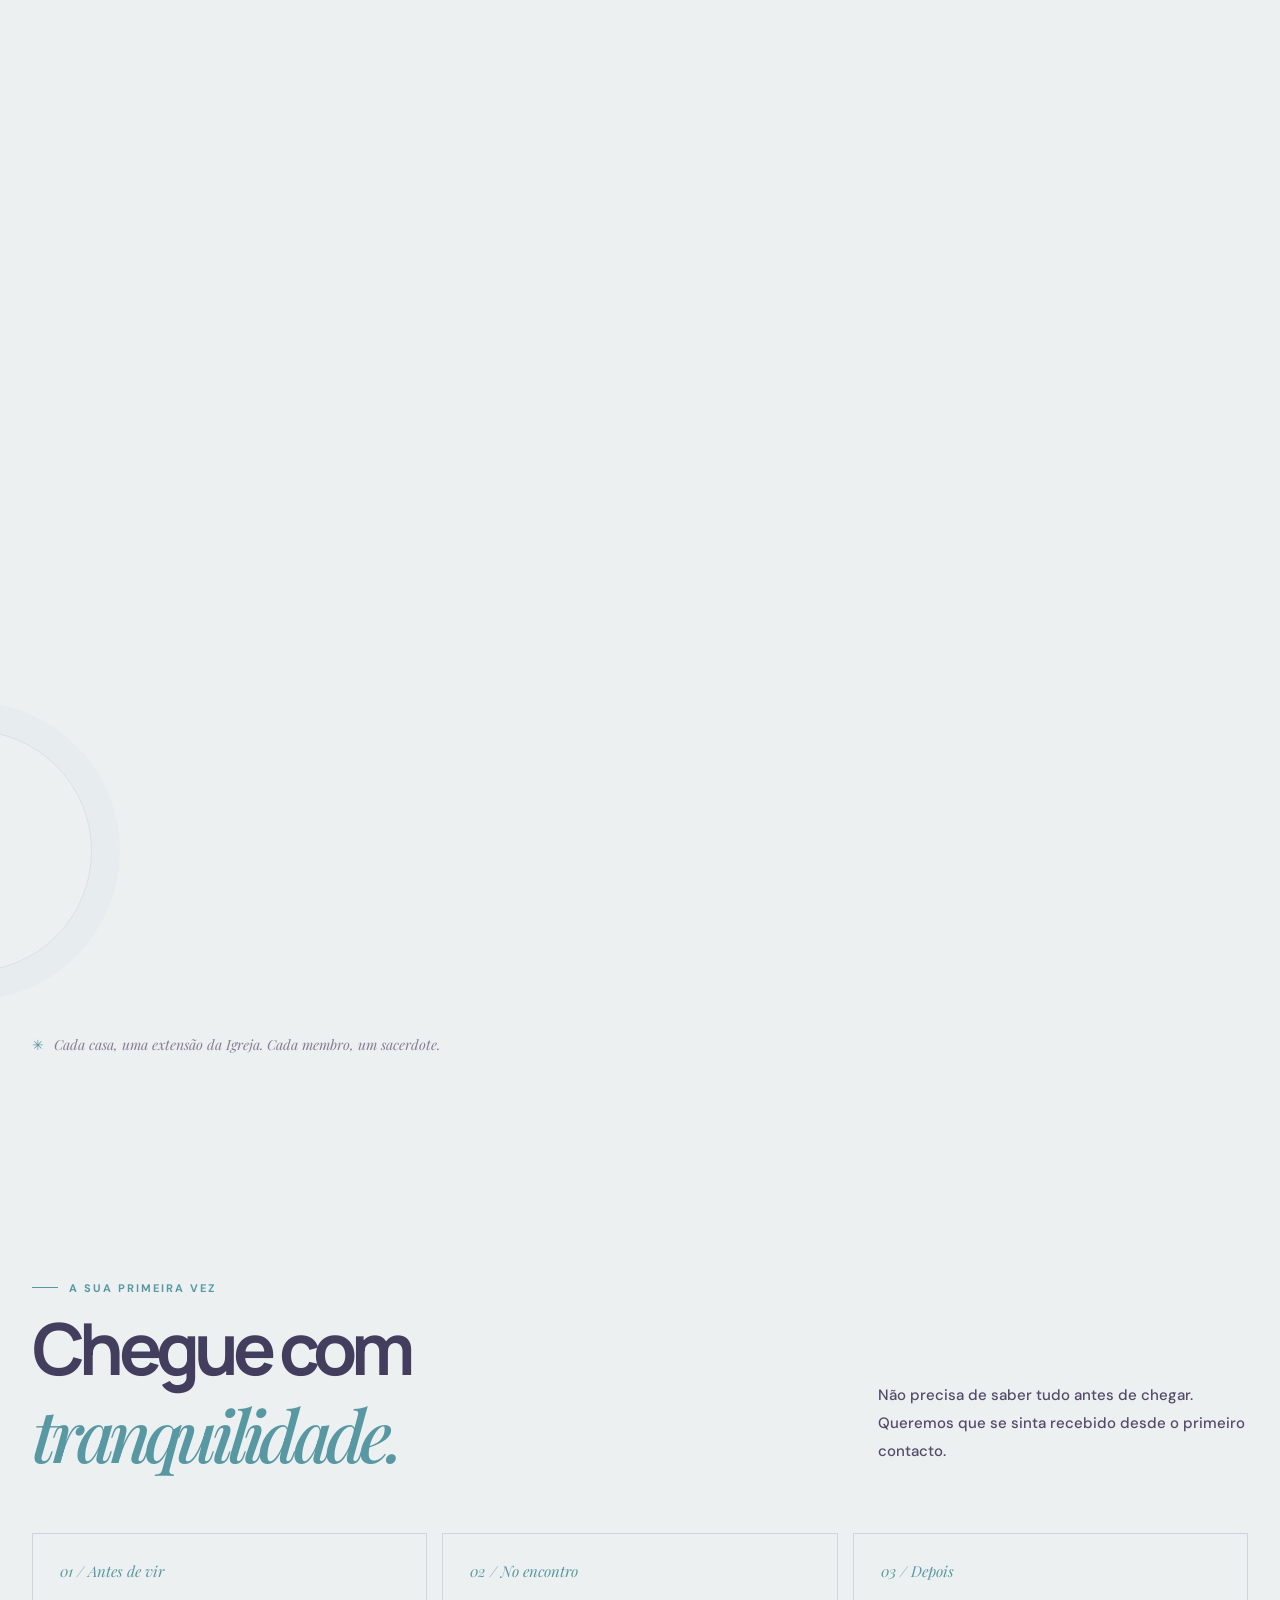
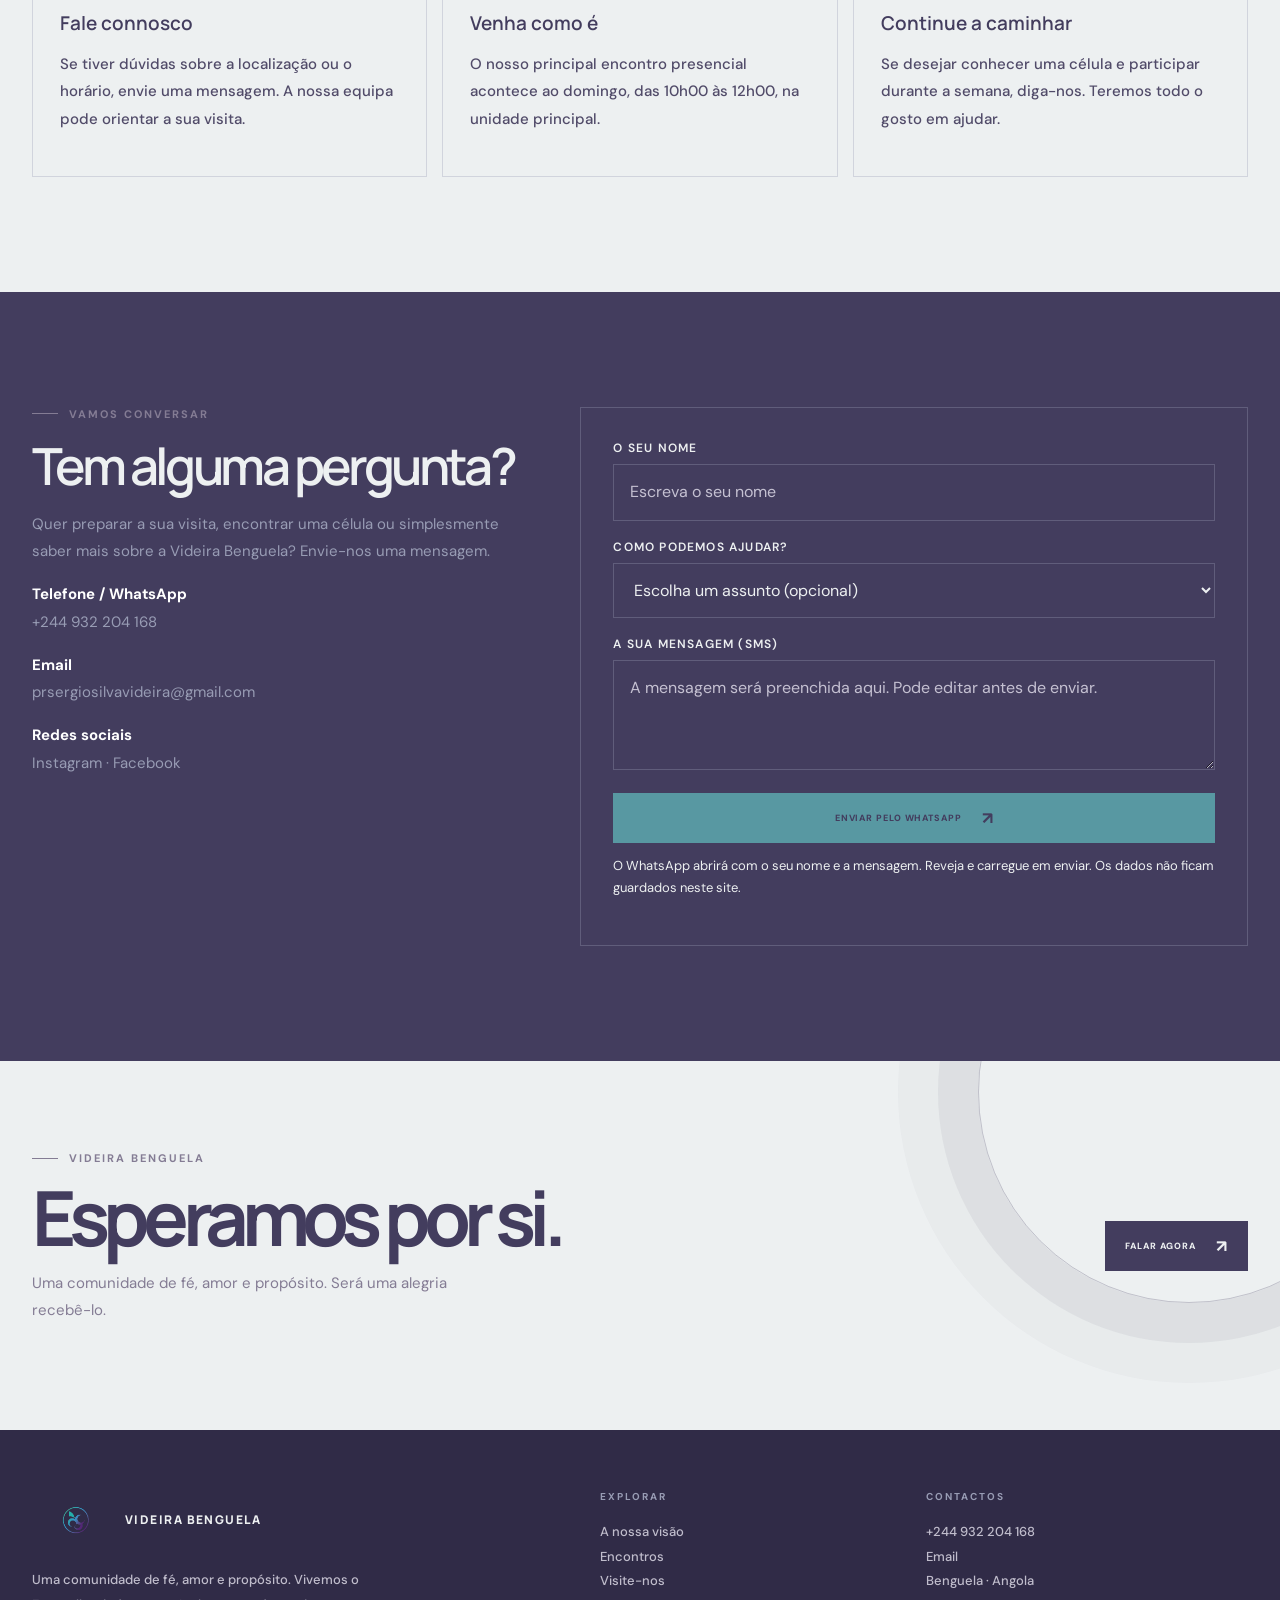
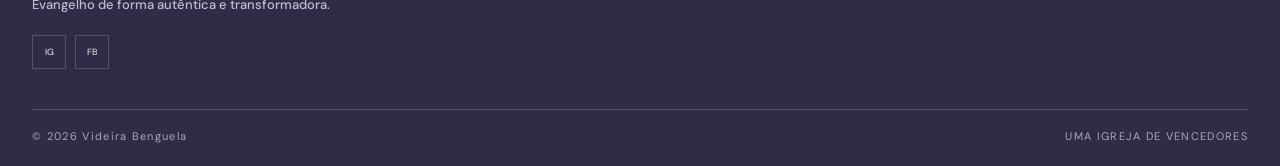
<file: visite.html>
<!doctype html>
<html lang="pt-AO"><head><meta charset="utf-8"><meta name="viewport" content="width=device-width,initial-scale=1"><meta name="theme-color" content="#433d5e"><meta name="description" content="Visite a Videira Benguela. Consulte as nossas unidades, horários e entre em contacto."><title>Visite-nos — Videira Benguela</title><link rel="icon" type="image/svg+xml" href="img/favicon.svg"><link rel="alternate icon" type="image/png" href="img/logo-videira.png"><link rel="apple-touch-icon" href="img/logo-videira.png"><link rel="manifest" href="manifest.webmanifest"><link rel="stylesheet" href="css/style.css"></head>
<body><div class="preloader"><div><img src="img/logo-videira.png" alt=""><div class="loader-line"></div></div></div><div class="noise"></div><div class="cursor-glow"></div><header class="site-header"><div class="shell nav-wrap"><a class="brand" href="index.html"><img src="img/logo-videira.png" alt="Videira"><span class="brand-word">VIDEIRA BENGUELA</span></a><nav class="nav-links"><a href="index.html#visao">A nossa visão</a><a href="index.html#valores">Valores</a><a href="agenda.html">Encontros</a><a href="visite.html" aria-current="page">Visite-nos</a><a class="nav-visit" href="#contacto">FALE CONNOSCO ↗</a></nav><button class="menu-toggle" aria-label="Abrir menu" aria-expanded="false">☰</button></div></header>
<main><section class="page-hero"><div class="shell"><div class="eyebrow reveal">A porta está aberta</div><h1 class="reveal">Venha como é.<br>Há lugar na <em>família.</em></h1><p class="reveal">Na Videira, encontrará um lugar acolhedor para crescer espiritualmente, fazer amigos verdadeiros e servir a Deus com propósito. Queremos recebê-lo e caminhar consigo.</p><span class="page-number">03 / VISITE-NOS</span></div></section>
<section class="section light"><div class="shell visit-intro"><div class="reveal"><div class="eyebrow">Será bem-vindo</div><h2>Você é bem-vindo aqui.</h2><p>Independentemente de onde está na sua jornada espiritual, temos um lugar para si na Videira. Venha como é e descubra o amor transformador de Cristo.</p><div class="visit-note">A sua primeira visita pode ser o início de uma nova caminhada.</div></div><div class="reveal delay-1"><img src="img/person1.jpg" alt="Pessoa da comunidade Videira" style="width:100%;height:390px;object-fit:cover;filter:saturate(.72)"></div></div></section>
<section class="section"><div class="shell"><div class="section-head reveal"><div><div class="eyebrow">Encontre-nos</div><h2 class="section-title">Uma igreja.<br><em>Um só endereço.</em></h2></div><p class="section-intro">A Videira Benguela tem a sua localização nesta morada. Se precisar de orientação, fale connosco antes de sair.</p></div><div class="location-list"><article class="location-row reveal"><div class="location-index">01</div><div><h3>Videira Benguela</h3><p>R. Gen. Machado de Amorin<br>Benguela, Angola</p></div><div class="location-contact">Culto presencial · Domingo, 10h00–12h00<br><a href="tel:+244932204168">+244 932 204 168</a><br><a href="https://www.google.com/maps?q=-12.5814335,13.4114122&z=17&hl=pt-PT" target="_blank" rel="noopener">Abrir rota no Google Maps ↗</a></div><a class="map-link" href="https://www.google.com/maps?q=-12.5814335,13.4114122&z=17&hl=pt-PT" target="_blank" rel="noopener" aria-label="Abrir mapa da igreja">↗</a></article></div></div></section><section class="section"><div class="shell"><div class="church-map reveal"><div class="map-heading"><div><div class="eyebrow">Localização exacta</div><h3>Encontre a nossa igreja</h3></div><a href="https://share.google/iDDE0k8npaazprff6" target="_blank" rel="noopener">Ver perfil da igreja no Google ↗</a></div><iframe title="Mapa da Videira Benguela" src="https://maps.google.com/maps?q=-12.5814335,13.4114122&z=17&output=embed" loading="lazy" referrerpolicy="no-referrer-when-downgrade" allowfullscreen></iframe><p class="map-caption">R. Gen. Machado de Amorin, Benguela, Angola · Culto presencial aos domingos, das 10h00 às 12h00.</p></div></div></section><section class="section light cells-section">
<div class="shell">
 <div class="section-head reveal">
  <div><div class="eyebrow">A igreja nas casas</div><h2 class="section-title">Encontre uma<br><em>célula.</em></h2></div>
  <p class="section-intro">A fé também cresce à volta de uma mesa. Encontre uma célula, conheça o seu líder e entre em contacto para dar o próximo passo.</p><p class="style-switch"><a href="visite-swiss.html">Ver também a versão Swiss clara <span aria-hidden="true">↗</span></a></p>
 </div>
 <div class="cell-stories" aria-label="Células da Videira">
  <article class="cell-story reveal" id="celula-01">
   <div class="cell-story-top">
    <span class="cell-story-number" aria-hidden="true">01</span>
    <div class="cell-story-heading"><span class="cell-story-eyebrow">CÉLULA <i>·</i> VIDEIRA</span><h3>Invictos</h3></div>
    <span class="cell-story-count">01<i> / 15</i></span>
   </div>
   <div class="cell-story-bottom">
    <div class="cell-story-detail cell-story-leader"><span class="cell-story-label">LIDERANÇA</span><strong>José Lelo</strong></div>
    <div class="cell-story-detail cell-story-place"><span class="cell-story-label">LOCALIZAÇÃO</span><a href="https://www.google.com/maps/search/?api=1&query=Bairro%20da%20Camunda%2C%20Rua%20Bom%20Gosto%2C%20Benguela%2C%20Angola" target="_blank" rel="noopener">Bairro da Camunda, Rua Bom Gosto <span aria-hidden="true">↗</span></a></div>
    <div class="cell-story-detail cell-story-contact"><span class="cell-story-label">WHATSAPP</span><strong>+244 955639957</strong><a class="cell-story-link" href="https://wa.me/244955639957?text=Ol%C3%A1!%20Gostaria%20de%20conhecer%20a%20C%C3%A9lula%20Invictos.%20Poderia%20partilhar%20comigo%20mais%20informa%C3%A7%C3%B5es%20sobre%20os%20encontros%3F" target="_blank" rel="noopener">Falar com o líder <span aria-hidden="true">↗</span></a></div>
   </div>
  </article>
  <article class="cell-story reveal" id="celula-02">
   <div class="cell-story-top">
    <span class="cell-story-number" aria-hidden="true">02</span>
    <div class="cell-story-heading"><span class="cell-story-eyebrow">CÉLULA <i>·</i> VIDEIRA</span><h3>Génesis</h3></div>
    <span class="cell-story-count">02<i> / 15</i></span>
   </div>
   <div class="cell-story-bottom">
    <div class="cell-story-detail cell-story-leader"><span class="cell-story-label">LIDERANÇA</span><strong>Pedro</strong></div>
    <div class="cell-story-detail cell-story-place"><span class="cell-story-label">LOCALIZAÇÃO</span><a href="https://www.google.com/maps/search/?api=1&query=Bairro%20do%20Miramar%2C%20Benguela%2C%20Angola" target="_blank" rel="noopener">Bairro do Miramar <span aria-hidden="true">↗</span></a></div>
    <div class="cell-story-detail cell-story-contact"><span class="cell-story-label">WHATSAPP</span><strong>+244 958895218</strong><a class="cell-story-link" href="https://wa.me/244958895218?text=Ol%C3%A1!%20Gostaria%20de%20conhecer%20a%20C%C3%A9lula%20G%C3%A9nesis.%20Poderia%20partilhar%20comigo%20mais%20informa%C3%A7%C3%B5es%20sobre%20os%20encontros%3F" target="_blank" rel="noopener">Falar com o líder <span aria-hidden="true">↗</span></a></div>
   </div>
  </article>
  <article class="cell-story reveal" id="celula-03">
   <div class="cell-story-top">
    <span class="cell-story-number" aria-hidden="true">03</span>
    <div class="cell-story-heading"><span class="cell-story-eyebrow">CÉLULA <i>·</i> VIDEIRA</span><h3>ABBA</h3></div>
    <span class="cell-story-count">03<i> / 15</i></span>
   </div>
   <div class="cell-story-bottom">
    <div class="cell-story-detail cell-story-leader"><span class="cell-story-label">LIDERANÇA</span><strong>Paulo Quarta</strong></div>
    <div class="cell-story-detail cell-story-place"><span class="cell-story-label">LOCALIZAÇÃO</span><a href="https://www.google.com/maps/search/?api=1&query=Casseque%2C%20Benguela%2C%20Angola" target="_blank" rel="noopener">Casseque <span aria-hidden="true">↗</span></a></div>
    <div class="cell-story-detail cell-story-contact"><span class="cell-story-label">WHATSAPP</span><strong>+244 925572178</strong><a class="cell-story-link" href="https://wa.me/244925572178?text=Ol%C3%A1!%20Gostaria%20de%20conhecer%20a%20C%C3%A9lula%20ABBA.%20Poderia%20partilhar%20comigo%20mais%20informa%C3%A7%C3%B5es%20sobre%20os%20encontros%3F" target="_blank" rel="noopener">Falar com o líder <span aria-hidden="true">↗</span></a></div>
   </div>
  </article>
  <article class="cell-story reveal" id="celula-04">
   <div class="cell-story-top">
    <span class="cell-story-number" aria-hidden="true">04</span>
    <div class="cell-story-heading"><span class="cell-story-eyebrow">CÉLULA <i>·</i> VIDEIRA</span><h3>Caminho de Damasco</h3></div>
    <span class="cell-story-count">04<i> / 15</i></span>
   </div>
   <div class="cell-story-bottom">
    <div class="cell-story-detail cell-story-leader"><span class="cell-story-label">LIDERANÇA</span><strong>Isaías</strong></div>
    <div class="cell-story-detail cell-story-place"><span class="cell-story-label">LOCALIZAÇÃO</span><a href="https://www.google.com/maps/search/?api=1&query=Calohombo%2C%20Benguela%2C%20Angola" target="_blank" rel="noopener">Calohombo <span aria-hidden="true">↗</span></a></div>
    <div class="cell-story-detail cell-story-contact"><span class="cell-story-label">WHATSAPP</span><strong>+244 924713529</strong><a class="cell-story-link" href="https://wa.me/244924713529?text=Ol%C3%A1!%20Gostaria%20de%20conhecer%20a%20C%C3%A9lula%20Caminho%20de%20Damasco.%20Poderia%20partilhar%20comigo%20mais%20informa%C3%A7%C3%B5es%20sobre%20os%20encontros%3F" target="_blank" rel="noopener">Falar com o líder <span aria-hidden="true">↗</span></a></div>
   </div>
  </article>
  <article class="cell-story reveal" id="celula-05">
   <div class="cell-story-top">
    <span class="cell-story-number" aria-hidden="true">05</span>
    <div class="cell-story-heading"><span class="cell-story-eyebrow">CÉLULA <i>·</i> VIDEIRA</span><h3>Edificada</h3></div>
    <span class="cell-story-count">05<i> / 15</i></span>
   </div>
   <div class="cell-story-bottom">
    <div class="cell-story-detail cell-story-leader"><span class="cell-story-label">LIDERANÇA</span><strong>Amândio</strong></div>
    <div class="cell-story-detail cell-story-place"><span class="cell-story-label">LOCALIZAÇÃO</span><a href="https://www.google.com/maps/search/?api=1&query=Bairro%20da%20Fronteira%2C%20Rua%20do%20Caparata%2C%20Benguela%2C%20Angola" target="_blank" rel="noopener">Bairro da Fronteira, Rua do Caparata <span aria-hidden="true">↗</span></a></div>
    <div class="cell-story-detail cell-story-contact"><span class="cell-story-label">WHATSAPP</span><strong>+244 933295997</strong><a class="cell-story-link" href="https://wa.me/244933295997?text=Ol%C3%A1!%20Gostaria%20de%20conhecer%20a%20C%C3%A9lula%20Edificada.%20Poderia%20partilhar%20comigo%20mais%20informa%C3%A7%C3%B5es%20sobre%20os%20encontros%3F" target="_blank" rel="noopener">Falar com o líder <span aria-hidden="true">↗</span></a></div>
   </div>
  </article>
  <article class="cell-story reveal" id="celula-06">
   <div class="cell-story-top">
    <span class="cell-story-number" aria-hidden="true">06</span>
    <div class="cell-story-heading"><span class="cell-story-eyebrow">CÉLULA <i>·</i> VIDEIRA</span><h3>Restituída</h3></div>
    <span class="cell-story-count">06<i> / 15</i></span>
   </div>
   <div class="cell-story-bottom">
    <div class="cell-story-detail cell-story-leader"><span class="cell-story-label">LIDERANÇA</span><strong>Jay</strong></div>
    <div class="cell-story-detail cell-story-place"><span class="cell-story-label">LOCALIZAÇÃO</span><a href="https://www.google.com/maps/search/?api=1&query=Bairro%20do%20Cassoco%2C%20Benguela%2C%20Angola" target="_blank" rel="noopener">Bairro do Cassoco <span aria-hidden="true">↗</span></a></div>
    <div class="cell-story-detail cell-story-contact"><span class="cell-story-label">WHATSAPP</span><strong>+244 949486272</strong><a class="cell-story-link" href="https://wa.me/244949486272?text=Ol%C3%A1!%20Gostaria%20de%20conhecer%20a%20C%C3%A9lula%20Restitu%C3%ADda.%20Poderia%20partilhar%20comigo%20mais%20informa%C3%A7%C3%B5es%20sobre%20os%20encontros%3F" target="_blank" rel="noopener">Falar com o líder <span aria-hidden="true">↗</span></a></div>
   </div>
  </article>
  <article class="cell-story reveal" id="celula-07">
   <div class="cell-story-top">
    <span class="cell-story-number" aria-hidden="true">07</span>
    <div class="cell-story-heading"><span class="cell-story-eyebrow">CÉLULA <i>·</i> VIDEIRA</span><h3>Cultura do Reino</h3></div>
    <span class="cell-story-count">07<i> / 15</i></span>
   </div>
   <div class="cell-story-bottom">
    <div class="cell-story-detail cell-story-leader"><span class="cell-story-label">LIDERANÇA</span><strong>Clayton</strong></div>
    <div class="cell-story-detail cell-story-place"><span class="cell-story-label">LOCALIZAÇÃO</span><a href="https://www.google.com/maps/search/?api=1&query=Bairro%20do%20Golfinho%2C%20Benguela%2C%20Angola" target="_blank" rel="noopener">Bairro do Golfinho <span aria-hidden="true">↗</span></a></div>
    <div class="cell-story-detail cell-story-contact"><span class="cell-story-label">WHATSAPP</span><strong>+244 927781451</strong><a class="cell-story-link" href="https://wa.me/244927781451?text=Ol%C3%A1!%20Gostaria%20de%20conhecer%20a%20C%C3%A9lula%20Cultura%20do%20Reino.%20Poderia%20partilhar%20comigo%20mais%20informa%C3%A7%C3%B5es%20sobre%20os%20encontros%3F" target="_blank" rel="noopener">Falar com o líder <span aria-hidden="true">↗</span></a></div>
   </div>
  </article>
  <article class="cell-story reveal" id="celula-08">
   <div class="cell-story-top">
    <span class="cell-story-number" aria-hidden="true">08</span>
    <div class="cell-story-heading"><span class="cell-story-eyebrow">CÉLULA <i>·</i> VIDEIRA</span><h3>Célula que não Retrocede</h3></div>
    <span class="cell-story-count">08<i> / 15</i></span>
   </div>
   <div class="cell-story-bottom">
    <div class="cell-story-detail cell-story-leader"><span class="cell-story-label">LIDERANÇA</span><strong>Rosário</strong></div>
    <div class="cell-story-detail cell-story-place"><span class="cell-story-label">LOCALIZAÇÃO</span><a href="https://www.google.com/maps/search/?api=1&query=Caponte%20City%2C%20Benguela%2C%20Angola" target="_blank" rel="noopener">Caponte City <span aria-hidden="true">↗</span></a></div>
    <div class="cell-story-detail cell-story-contact"><span class="cell-story-label">WHATSAPP</span><strong>+244 940396821</strong><a class="cell-story-link" href="https://wa.me/244940396821?text=Ol%C3%A1!%20Gostaria%20de%20conhecer%20a%20C%C3%A9lula%20C%C3%A9lula%20que%20n%C3%A3o%20Retrocede.%20Poderia%20partilhar%20comigo%20mais%20informa%C3%A7%C3%B5es%20sobre%20os%20encontros%3F" target="_blank" rel="noopener">Falar com o líder <span aria-hidden="true">↗</span></a></div>
   </div>
  </article>
  <article class="cell-story reveal" id="celula-09">
   <div class="cell-story-top">
    <span class="cell-story-number" aria-hidden="true">09</span>
    <div class="cell-story-heading"><span class="cell-story-eyebrow">CÉLULA <i>·</i> VIDEIRA</span><h3>EMBAIXADORES</h3></div>
    <span class="cell-story-count">09<i> / 15</i></span>
   </div>
   <div class="cell-story-bottom">
    <div class="cell-story-detail cell-story-leader"><span class="cell-story-label">LIDERANÇA</span><strong>David</strong></div>
    <div class="cell-story-detail cell-story-place"><span class="cell-story-label">LOCALIZAÇÃO</span><a href="https://www.google.com/maps/search/?api=1&query=Cidade%20de%20Benguela%2C%20Rua%20Massano%20de%20Amorim%2C%20ao%20lado%20Escondidinho%2C%20Benguela%2C%20Angola" target="_blank" rel="noopener">Cidade de Benguela, Rua Massano de Amorim, ao lado Escondidinho <span aria-hidden="true">↗</span></a></div>
    <div class="cell-story-detail cell-story-contact"><span class="cell-story-label">WHATSAPP</span><strong>+244 941925529</strong><a class="cell-story-link" href="https://wa.me/244941925529?text=Ol%C3%A1!%20Gostaria%20de%20conhecer%20a%20C%C3%A9lula%20EMBAIXADORES.%20Poderia%20partilhar%20comigo%20mais%20informa%C3%A7%C3%B5es%20sobre%20os%20encontros%3F" target="_blank" rel="noopener">Falar com o líder <span aria-hidden="true">↗</span></a></div>
   </div>
  </article>
  <article class="cell-story reveal" id="celula-10">
   <div class="cell-story-top">
    <span class="cell-story-number" aria-hidden="true">10</span>
    <div class="cell-story-heading"><span class="cell-story-eyebrow">CÉLULA <i>·</i> VIDEIRA</span><h3>Videira Lobito</h3></div>
    <span class="cell-story-count">10<i> / 15</i></span>
   </div>
   <div class="cell-story-bottom">
    <div class="cell-story-detail cell-story-leader"><span class="cell-story-label">LIDERANÇA</span><strong>Pr. João Paulo</strong></div>
    <div class="cell-story-detail cell-story-place"><span class="cell-story-label">LOCALIZAÇÃO</span><a href="https://www.google.com/maps/search/?api=1&query=Comp%C3%A3o%2C%20Benguela%2C%20Angola" target="_blank" rel="noopener">Compão <span aria-hidden="true">↗</span></a></div>
    <div class="cell-story-detail cell-story-contact"><span class="cell-story-label">WHATSAPP</span><strong>+244 932204168</strong><a class="cell-story-link" href="https://wa.me/244932204168?text=Ol%C3%A1!%20Gostaria%20de%20conhecer%20a%20C%C3%A9lula%20Videira%20Lobito.%20Poderia%20partilhar%20comigo%20mais%20informa%C3%A7%C3%B5es%20sobre%20os%20encontros%3F" target="_blank" rel="noopener">Falar com o líder <span aria-hidden="true">↗</span></a></div>
   </div>
  </article>
  <article class="cell-story reveal" id="celula-11">
   <div class="cell-story-top">
    <span class="cell-story-number" aria-hidden="true">11</span>
    <div class="cell-story-heading"><span class="cell-story-eyebrow">CÉLULA <i>·</i> VIDEIRA</span><h3>EKKLESIA</h3></div>
    <span class="cell-story-count">11<i> / 15</i></span>
   </div>
   <div class="cell-story-bottom">
    <div class="cell-story-detail cell-story-leader"><span class="cell-story-label">LIDERANÇA</span><strong>Diego</strong></div>
    <div class="cell-story-detail cell-story-place"><span class="cell-story-label">LOCALIZAÇÃO</span><a href="https://www.google.com/maps/search/?api=1&amp;query=Goa%2C%20Benguela%2C%20Angola" target="_blank" rel="noopener">Goa <span aria-hidden="true">↗</span></a></div>
    <div class="cell-story-detail cell-story-contact"><span class="cell-story-label">WHATSAPP</span><strong>+244 958583228</strong><a class="cell-story-link" href="https://wa.me/244958583228?text=Ol%C3%A1!%20Gostaria%20de%20conhecer%20a%20C%C3%A9lula%20EKKLESIA.%20Poderia%20partilhar%20comigo%20mais%20informa%C3%A7%C3%B5es%20sobre%20os%20encontros%3F" target="_blank" rel="noopener">Falar com o líder <span aria-hidden="true">↗</span></a></div>
   </div>
  </article>
  <article class="cell-story reveal" id="celula-12">
   <div class="cell-story-top">
    <span class="cell-story-number" aria-hidden="true">12</span>
    <div class="cell-story-heading"><span class="cell-story-eyebrow">CÉLULA <i>·</i> VIDEIRA</span><h3>Deus provará</h3></div>
    <span class="cell-story-count">12<i> / 15</i></span>
   </div>
   <div class="cell-story-bottom">
    <div class="cell-story-detail cell-story-leader"><span class="cell-story-label">LIDERANÇA</span><strong>Feliciano</strong></div>
    <div class="cell-story-detail cell-story-place"><span class="cell-story-label">LOCALIZAÇÃO</span><a href="https://www.google.com/maps/search/?api=1&amp;query=Caponte%20City%2C%20Benguela%2C%20Angola" target="_blank" rel="noopener">Caponte City <span aria-hidden="true">↗</span></a></div>
    <div class="cell-story-detail cell-story-contact"><span class="cell-story-label">WHATSAPP</span><strong>+244 958443635</strong><a class="cell-story-link" href="https://wa.me/244958443635?text=Ol%C3%A1!%20Gostaria%20de%20conhecer%20a%20C%C3%A9lula%20Deus%20provar%C3%A1.%20Poderia%20partilhar%20comigo%20mais%20informa%C3%A7%C3%B5es%20sobre%20os%20encontros%3F" target="_blank" rel="noopener">Falar com o líder <span aria-hidden="true">↗</span></a></div>
   </div>
  </article>
  <article class="cell-story reveal" id="celula-13">
   <div class="cell-story-top">
    <span class="cell-story-number" aria-hidden="true">13</span>
    <div class="cell-story-heading"><span class="cell-story-eyebrow">CÉLULA <i>·</i> VIDEIRA</span><h3>Conquistadores</h3></div>
    <span class="cell-story-count">13<i> / 15</i></span>
   </div>
   <div class="cell-story-bottom">
    <div class="cell-story-detail cell-story-leader"><span class="cell-story-label">LIDERANÇA</span><strong>Geovany</strong></div>
    <div class="cell-story-detail cell-story-place"><span class="cell-story-label">LOCALIZAÇÃO</span><a href="https://www.google.com/maps/search/?api=1&amp;query=Sagrada%20esperan%C3%A7a%2C%20Benguela%2C%20Angola" target="_blank" rel="noopener">Sagrada esperança <span aria-hidden="true">↗</span></a></div>
    <div class="cell-story-detail cell-story-contact"><span class="cell-story-label">WHATSAPP</span><strong>+244 957103811</strong><a class="cell-story-link" href="https://wa.me/244957103811?text=Ol%C3%A1!%20Gostaria%20de%20conhecer%20a%20C%C3%A9lula%20Conquistadores.%20Poderia%20partilhar%20comigo%20mais%20informa%C3%A7%C3%B5es%20sobre%20os%20encontros%3F" target="_blank" rel="noopener">Falar com o líder <span aria-hidden="true">↗</span></a></div>
   </div>
  </article>
  <article class="cell-story reveal" id="celula-14">
   <div class="cell-story-top">
    <span class="cell-story-number" aria-hidden="true">14</span>
    <div class="cell-story-heading"><span class="cell-story-eyebrow">CÉLULA <i>·</i> VIDEIRA</span><h3>Cadosh</h3></div>
    <span class="cell-story-count">14<i> / 15</i></span>
   </div>
   <div class="cell-story-bottom">
    <div class="cell-story-detail cell-story-leader"><span class="cell-story-label">LIDERANÇA</span><strong>Pr Aurelio Kufundala</strong></div>
    <div class="cell-story-detail cell-story-place"><span class="cell-story-label">LOCALIZAÇÃO</span><a href="https://www.google.com/maps/search/?api=1&amp;query=Bairro%20Calohombo%2C%20Benguela%2C%20Angola" target="_blank" rel="noopener">Bairro Calohombo <span aria-hidden="true">↗</span></a></div>
    <div class="cell-story-detail cell-story-contact"><span class="cell-story-label">WHATSAPP</span><strong>+244 946246212</strong><a class="cell-story-link" href="https://wa.me/244946246212?text=Ol%C3%A1!%20Gostaria%20de%20conhecer%20a%20C%C3%A9lula%20Cadosh.%20Poderia%20partilhar%20comigo%20mais%20informa%C3%A7%C3%B5es%20sobre%20os%20encontros%3F" target="_blank" rel="noopener">Falar com o líder <span aria-hidden="true">↗</span></a></div>
   </div>
  </article>
  <article class="cell-story reveal" id="celula-15">
   <div class="cell-story-top">
    <span class="cell-story-number" aria-hidden="true">15</span>
    <div class="cell-story-heading"><span class="cell-story-eyebrow">CÉLULA <i>·</i> VIDEIRA</span><h3>Ebenezer</h3></div>
    <span class="cell-story-count">15<i> / 15</i></span>
   </div>
   <div class="cell-story-bottom">
    <div class="cell-story-detail cell-story-leader"><span class="cell-story-label">LIDERANÇA</span><strong>Disc. Margarida Kufundala</strong></div>
    <div class="cell-story-detail cell-story-place"><span class="cell-story-label">LOCALIZAÇÃO</span><a href="https://www.google.com/maps/search/?api=1&amp;query=Bairro%20Pecu%C3%A1ria%2C%20Benguela%2C%20Angola" target="_blank" rel="noopener">Bairro Pecuária <span aria-hidden="true">↗</span></a></div>
    <div class="cell-story-detail cell-story-contact"><span class="cell-story-label">WHATSAPP</span><strong>+244 958706297</strong><a class="cell-story-link" href="https://wa.me/244958706297?text=Ol%C3%A1!%20Gostaria%20de%20conhecer%20a%20C%C3%A9lula%20Ebenezer.%20Poderia%20partilhar%20comigo%20mais%20informa%C3%A7%C3%B5es%20sobre%20os%20encontros%3F" target="_blank" rel="noopener">Falar com o líder <span aria-hidden="true">↗</span></a></div>
   </div>
  </article>
 </div>
 <p class="cell-stories-note"><span aria-hidden="true">✳</span> Cada casa, uma extensão da Igreja. Cada membro, um sacerdote.</p>
</div>
</section><section class="section light"><div class="shell"><div class="section-head reveal"><div><div class="eyebrow">A sua primeira vez</div><h2 class="section-title">Chegue com<br><em>tranquilidade.</em></h2></div><p class="section-intro">Não precisa de saber tudo antes de chegar. Queremos que se sinta recebido desde o primeiro contacto.</p></div><div class="visit-steps"><article class="visit-step reveal"><span>01 / Antes de vir</span><h3>Fale connosco</h3><p>Se tiver dúvidas sobre a localização ou o horário, envie uma mensagem. A nossa equipa pode orientar a sua visita.</p></article><article class="visit-step reveal delay-1"><span>02 / No encontro</span><h3>Venha como é</h3><p>O nosso principal encontro presencial acontece ao domingo, das 10h00 às 12h00, na unidade principal.</p></article><article class="visit-step reveal delay-2"><span>03 / Depois</span><h3>Continue a caminhar</h3><p>Se desejar conhecer uma célula e participar durante a semana, diga-nos. Teremos todo o gosto em ajudar.</p></article></div></div></section>
<section class="section" id="contacto"><div class="shell contact-layout"><div class="contact-copy reveal"><div class="eyebrow">Vamos conversar</div><h2>Tem alguma pergunta?</h2><p>Quer preparar a sua visita, encontrar uma célula ou simplesmente saber mais sobre a Videira Benguela? Envie-nos uma mensagem.</p><p><strong style="color:white">Telefone / WhatsApp</strong><br><a href="tel:+244932204168">+244 932 204 168</a></p><p><strong style="color:white">Email</strong><br><a href="mailto:prsergiosilvavideira@gmail.com">prsergiosilvavideira@gmail.com</a></p><p><strong style="color:white">Redes sociais</strong><br><a href="https://www.instagram.com/videirabenguela/" target="_blank" rel="noopener">Instagram</a> · <a href="https://www.facebook.com/videirabenguelaoficial/" target="_blank" rel="noopener">Facebook</a></p></div><form class="contact-form reveal delay-1" id="visitForm"><div class="field"><label for="name">O seu nome</label><input id="name" name="name" type="text" placeholder="Escreva o seu nome" autocomplete="name" required></div><div class="field"><label for="intent">Como podemos ajudar?</label><select id="intent" name="intent"><option value="">Escolha um assunto (opcional)</option><option value="Quero visitar a igreja">Quero visitar a igreja</option><option value="Quero saber como chegar à igreja">Quero saber como chegar à igreja</option><option value="Quero conhecer uma célula perto de mim">Quero conhecer uma célula perto de mim</option><option value="Quero participar no culto de domingo">Quero participar no culto de domingo</option><option value="Quero falar com a equipa pastoral">Quero falar com a equipa pastoral</option><option value="Quero pedir oração">Quero pedir oração</option><option value="Quero obter mais informações">Quero obter mais informações</option></select></div><div class="field"><label for="message">A sua mensagem (SMS)</label><textarea id="message" name="message" placeholder="A mensagem será preenchida aqui. Pode editar antes de enviar." required></textarea></div><button class="button" type="submit">ENVIAR PELO WHATSAPP <span>↗</span></button><p class="form-hint">O WhatsApp abrirá com o seu nome e a mensagem. Reveja e carregue em enviar. Os dados não ficam guardados neste site.</p></form></div></section>
<section class="cta-panel"><div class="shell cta-inner reveal"><div><div class="eyebrow">Videira Benguela</div><h2>Esperamos por si.</h2><p>Uma comunidade de fé, amor e propósito. Será uma alegria recebê-lo.</p></div><a class="button" href="https://wa.me/244932204168?text=Ol%C3%A1%21%20Gostaria%20de%20visitar%20a%20Videira." target="_blank" rel="noopener">FALAR AGORA <span>↗</span></a></div></section></main>
<footer class="site-footer"><div class="shell"><div class="footer-top"><div class="footer-about"><a class="brand" href="index.html"><img src="img/logo-videira.png" alt="Videira"><span class="brand-word">VIDEIRA BENGUELA</span></a><p>Uma comunidade de fé, amor e propósito. Vivemos o Evangelho de forma autêntica e transformadora.</p><div class="social-row"><a href="https://www.instagram.com/videirabenguela/" target="_blank" rel="noopener">IG</a><a href="https://www.facebook.com/videirabenguelaoficial/" target="_blank" rel="noopener">FB</a></div></div><div class="footer-col"><h4>Explorar</h4><a href="index.html#visao">A nossa visão</a><a href="agenda.html">Encontros</a><a href="visite.html">Visite-nos</a></div><div class="footer-col"><h4>Contactos</h4><a href="tel:+244932204168">+244 932 204 168</a><a href="mailto:prsergiosilvavideira@gmail.com">Email</a><p>Benguela · Angola</p></div></div><div class="footer-bottom"><span>© <span data-year></span> Videira Benguela</span><span>UMA IGREJA DE VENCEDORES</span></div></div></footer><a class="whatsapp-float" href="https://wa.me/244932204168" target="_blank" rel="noopener" aria-label="WhatsApp">✆</a><script src="js/script.js"></script></body></html>
</file>
<file: css/style.css>
@import url('https://fonts.googleapis.com/css2?family=DM+Sans:wght@400;500;600;700&family=Manrope:wght@400;500;600;700;800&family=Playfair+Display:ital,wght@0,500;0,600;1,500&display=swap');
:root{--bg:#433d5e;--panel:#514b69;--paper:#edf0f1;--muted:#989cb4;--purple:#433d5e;--lav:#847c94;--green:#5898a2;--line:#989cb455;--ink:#433d5e;--sans:'DM Sans',sans-serif;--display:Manrope,sans-serif;--serif:'Playfair Display',serif}
*{box-sizing:border-box}html{scroll-behavior:smooth;scroll-padding-top:90px}body{margin:0;background:var(--bg);color:var(--paper);font-family:var(--sans);overflow-x:hidden;-webkit-font-smoothing:antialiased}body.locked{overflow:hidden}a{color:inherit;text-decoration:none}button,input,textarea,select{font:inherit}img{display:block;max-width:100%}::selection{background:var(--purple);color:white}.shell{width:min(1280px,calc(100% - 64px));margin:auto}.eyebrow{display:flex;align-items:center;gap:11px;color:var(--lav);font-size:9px;font-weight:700;letter-spacing:.2em;text-transform:uppercase}.eyebrow:before{content:"";width:26px;height:1px;background:currentColor}
.preloader{position:fixed;inset:0;z-index:1000;background:var(--bg);display:grid;place-items:center;transition:opacity .65s,visibility .65s}.preloader.done{opacity:0;visibility:hidden}.preloader img{width:144px;height:80px;object-fit:contain;margin:auto auto 20px;animation:breathe 1.2s infinite alternate}.loader-line{width:140px;height:1px;background:#ffffff22;margin:auto;overflow:hidden}.loader-line:after{content:"";display:block;width:40%;height:100%;background:var(--lav);animation:load 1s infinite}@keyframes breathe{to{transform:scale(1.08);filter:drop-shadow(0 0 15px #433d5e66)}}@keyframes load{from{transform:translateX(-100%)}to{transform:translateX(350%)}}
.noise{position:fixed;inset:0;z-index:2;pointer-events:none;opacity:.035;background-image:url("data:image/svg+xml,%3Csvg viewBox='0 0 180 180' xmlns='http://www.w3.org/2000/svg'%3E%3Cfilter id='n'%3E%3CfeTurbulence type='fractalNoise' baseFrequency='.8' numOctaves='3' stitchTiles='stitch'/%3E%3C/filter%3E%3Crect width='100%25' height='100%25' filter='url(%23n)' opacity='.5'/%3E%3C/svg%3E")}.cursor-glow{position:fixed;width:340px;height:340px;border-radius:50%;background:radial-gradient(circle,#433d5e12,transparent 68%);pointer-events:none;z-index:0;transform:translate(-50%,-50%)}
.site-header{position:fixed;z-index:50;inset:0 0 auto;height:86px;border-bottom:1px solid transparent;transition:.4s}.site-header.scrolled{height:70px;background:#433d5ee8;backdrop-filter:blur(18px);border-color:var(--line)}.nav-wrap{height:100%;display:flex;align-items:center;justify-content:space-between}.brand{display:flex;align-items:center;gap:5px}.brand img{width:76px;height:52px;object-fit:contain;flex:0 0 auto}.brand-word{font:800 11px/1.2 var(--display);letter-spacing:.12em}.brand-word small{display:block;margin-top:5px;color:#989cb4;font:500 8px var(--sans);letter-spacing:.2em}.nav-links{display:flex;align-items:center;gap:28px}.nav-links a{font-size:10px;font-weight:600;letter-spacing:.07em;color:#d4d0db;position:relative;padding:10px 0}.nav-links a:not(.nav-visit):after{content:"";position:absolute;bottom:2px;left:0;width:0;height:1px;background:var(--lav);transition:.3s}.nav-links a:hover:after{width:100%}.nav-links a:hover{color:white}.nav-links .nav-visit{border:1px solid #ffffff55;padding:12px 16px}.nav-links .nav-visit:hover{background:var(--paper);color:var(--ink)}.menu-toggle{display:none;width:42px;height:42px;background:none;border:1px solid var(--line);color:white;font-size:20px}
.hero{position:relative;min-height:760px;padding:150px 0 85px;display:flex;align-items:center;overflow:hidden}.hero:before{content:"";position:absolute;width:70vw;height:70vw;right:-25vw;top:-10%;border-radius:50%;background:radial-gradient(circle,#847c9420,transparent 68%)}.hero-grid{position:relative;z-index:3;display:grid;grid-template-columns:1fr .95fr;gap:45px;align-items:center}.hero-kicker{display:flex;align-items:center;gap:12px;color:var(--green);font-size:9px;font-weight:700;letter-spacing:.2em;text-transform:uppercase;opacity:0;animation:rise .7s .2s forwards}.hero-kicker:before{content:"";width:28px;height:1px;background:var(--green)}.hero h1{font:800 clamp(58px,7.8vw,108px)/.94 var(--display);letter-spacing:-.09em;margin:26px 0}.hero h1 .line{display:block;overflow:hidden;padding-bottom:.07em}.hero h1 .line span{display:block;transform:translateY(115%);animation:titleup .9s cubic-bezier(.2,.8,.2,1) forwards}.hero h1 .line:nth-child(2) span{animation-delay:.12s}.hero h1 .line:nth-child(3) span{animation-delay:.24s}.hero h1 em{font:italic 500 1em var(--serif);color:var(--lav);letter-spacing:-.06em}.hero-description{max-width:480px;color:#b9b5c0;font-size:13px;line-height:1.95;opacity:0;animation:rise .8s .7s forwards}.hero-actions{display:flex;gap:17px;align-items:center;flex-wrap:wrap;margin-top:30px;opacity:0;animation:rise .8s .85s forwards}.button{display:inline-flex;align-items:center;justify-content:center;gap:20px;min-height:50px;padding:0 20px;background:var(--paper);color:var(--ink);font-size:9px;font-weight:800;letter-spacing:.1em;transition:.3s}.button span{font-size:17px;transition:.3s}.button:hover{transform:translateY(-4px);background:var(--lav)}.button:hover span{transform:translate(3px,-3px)}.button.outline{background:transparent;border:1px solid #ffffff55;color:white}.button.outline:hover{background:white;color:var(--ink)}.hero-note{display:flex;align-items:center;gap:12px;margin-top:42px;color:#989cb4;font-size:8px;letter-spacing:.16em;text-transform:uppercase;opacity:0;animation:rise .8s 1s forwards}.hero-note i{width:5px;height:5px;border-radius:50%;background:var(--green);box-shadow:0 0 12px var(--green)}.hero-art{height:555px;position:relative}.hero-photo{position:absolute;inset:0 5% 5% 7%;overflow:hidden;background:#514b69;animation:photo .9s .2s both}.hero-photo img{width:100%;height:100%;object-fit:cover;filter:saturate(.7) contrast(1.08);transform:scale(1.12);animation:zoom 2s .2s forwards}.hero-photo:after{content:"";position:absolute;inset:0;background:linear-gradient(140deg,#433d5e22,transparent 45%,#433d5e88)}.orbit{position:absolute;z-index:-1;right:-2%;top:-5%;width:200px;height:200px;border:1px solid #847c9455;border-radius:50%;animation:spin 24s linear infinite}.orbit:before{content:"";position:absolute;left:24px;top:25px;width:8px;height:8px;background:var(--green);border-radius:50%;box-shadow:0 0 18px var(--green)}.stamp{position:absolute;left:-4%;bottom:0;width:145px;height:145px;border-radius:50%;background:var(--purple);display:grid;place-content:center;text-align:center;font:italic 17px/1.2 var(--serif);transform:rotate(-12deg);box-shadow:0 20px 60px #0005}.stamp small{font:700 7px var(--sans);letter-spacing:.2em;text-transform:uppercase;margin-top:8px}.hero-index{position:absolute;right:0;bottom:0;color:#989cb4;font-size:8px;letter-spacing:.15em}.hero-index strong{font-size:20px;color:white;font-weight:500}@keyframes rise{to{opacity:1;transform:translateY(0)}from{opacity:0;transform:translateY(18px)}}@keyframes titleup{to{transform:translateY(0)}}@keyframes photo{from{clip-path:inset(0 0 100%)}to{clip-path:inset(0)}}@keyframes zoom{to{transform:scale(1)}}@keyframes spin{to{transform:rotate(360deg)}}
.marquee{position:relative;z-index:3;background:var(--purple);color:white;padding:15px 0;overflow:hidden;transform:rotate(-1deg) scale(1.02)}.marquee-track{display:flex;width:max-content;animation:marquee 28s linear infinite}.marquee-item{display:flex;gap:24px;align-items:center;padding:0 24px;font:italic 17px var(--serif);white-space:nowrap}.marquee-item b{color:var(--green);font:normal 12px var(--sans)}@keyframes marquee{to{transform:translateX(-50%)}}
.section{position:relative;z-index:3;padding:115px 0}.light{background:var(--paper);color:var(--ink)}.section-head{display:flex;justify-content:space-between;align-items:end;gap:35px;margin-bottom:52px}.eyebrow{display:flex;align-items:center;gap:11px;color:var(--lav);font-size:9px;font-weight:700;letter-spacing:.2em;text-transform:uppercase}.light .eyebrow{color:var(--purple)}.section-title{font:700 clamp(42px,5.6vw,74px)/1 var(--display);letter-spacing:-.08em;margin:18px 0 0}.section-title em{font:italic 500 1em var(--serif);color:var(--purple)}.section-intro{max-width:370px;color:#989cb4;font-size:12px;line-height:1.9}.light .section-intro{color:#847c94}.reveal{opacity:0;transform:translateY(32px);transition:opacity .85s,transform .85s}.reveal.in-view{opacity:1;transform:none}.delay-1{transition-delay:.12s}.delay-2{transition-delay:.24s}
.vision-grid{display:grid;grid-template-columns:1.03fr .97fr;gap:75px;align-items:center}.vision-photo{height:520px;position:relative}.vision-photo img{width:87%;height:100%;object-fit:cover;filter:saturate(.7)}.vision-photo:after{content:"";position:absolute;right:0;top:12%;width:42%;height:72%;border:1px solid #433d5e99;z-index:-1}.vision-caption{position:absolute;right:0;bottom:25px;background:var(--green);color:var(--ink);padding:16px 20px;font:italic 16px var(--serif)}.vision-copy h3{font:500 clamp(34px,4.2vw,56px)/1.12 var(--serif);margin:20px 0}.vision-copy p{color:#989cb4;font-size:12px;line-height:2}.vision-copy .quote{border-left:2px solid var(--purple);padding:5px 0 5px 18px;margin:25px 0;color:#edf0f1;font:italic 18px/1.5 var(--serif)}
.pillars{display:grid;grid-template-columns:repeat(3,1fr);border-block:1px solid #1a192026}.pillar{padding:28px 25px 30px 0;border-right:1px solid #1a192026;min-height:220px}.pillar+.pillar{padding-left:25px}.pillar:last-child{border:0}.pillar-number{font:italic 15px var(--serif);color:var(--purple)}.pillar h3{font:600 21px var(--display);letter-spacing:-.05em;margin:32px 0 9px}.pillar p{font-size:11px;line-height:1.9;color:#847c94;max-width:280px}
.scripture{background:var(--purple);padding:70px 0;text-align:center;position:relative;overflow:hidden}.scripture:after{content:"VIDEIRA";position:absolute;right:-2%;bottom:-40%;font:800 220px var(--display);color:#ffffff0b}.scripture blockquote{position:relative;z-index:1;max-width:900px;margin:20px auto;font:italic clamp(24px,4vw,44px)/1.35 var(--serif)}.scripture small{position:relative;z-index:1;font-size:8px;letter-spacing:.2em}
.schedule-grid{display:grid;grid-template-columns:1fr 1fr;gap:18px}.schedule-card{position:relative;min-height:350px;padding:35px;background:var(--panel);border:1px solid var(--line);overflow:hidden;transition:.4s}.schedule-card:hover{transform:translateY(-7px);border-color:var(--lav)}.schedule-card:after{content:attr(data-number);position:absolute;right:12px;bottom:-45px;font:800 175px var(--display);letter-spacing:-.12em;color:#ffffff08}.schedule-card small{color:var(--green);font-size:8px;letter-spacing:.18em;text-transform:uppercase}.schedule-card h3{font:600 clamp(33px,4vw,48px) var(--display);letter-spacing:-.07em;margin:55px 0 5px}.schedule-card .time{font:italic 22px var(--serif);color:var(--lav)}.schedule-card p{max-width:340px;color:#989cb4;font-size:11px;line-height:1.9}.schedule-card a{display:inline-block;margin-top:15px;border-bottom:1px solid #ffffff70;padding-bottom:6px;font-size:9px;font-weight:700;letter-spacing:.13em}
.story{display:grid;grid-template-columns:.7fr 1.3fr;gap:60px;align-items:center}.story-copy h2{font:600 clamp(40px,5vw,62px)/1.02 var(--display);letter-spacing:-.08em;margin:18px 0}.story-copy p{font-size:12px;line-height:1.9;color:#989cb4}.story-photo{height:470px;position:relative}.story-photo img{width:100%;height:100%;object-fit:cover;filter:saturate(.7)}.story-photo span{position:absolute;left:20px;bottom:20px;background:var(--paper);color:var(--ink);padding:12px 15px;font:italic 15px var(--serif)}
.cta-panel{background:var(--paper);color:var(--ink);padding:90px 0;position:relative;overflow:hidden}.cta-panel:after{content:"";position:absolute;width:420px;height:420px;border:1px solid #433d5e44;border-radius:50%;right:-120px;top:-180px;box-shadow:0 0 0 40px #433d5e11,0 0 0 80px #433d5e08}.cta-inner{position:relative;z-index:1;display:flex;justify-content:space-between;align-items:center;gap:35px}.cta-inner h2{font:700 clamp(42px,6vw,76px)/.98 var(--display);letter-spacing:-.09em;margin:15px 0;max-width:720px}.cta-inner p{max-width:460px;color:#847c94;font-size:12px;line-height:1.9}.cta-inner .button{background:var(--ink);color:white;white-space:nowrap}.cta-inner .button:hover{background:var(--purple)}
.site-footer{position:relative;z-index:3;background:#302b47;padding:60px 0 23px}.footer-top{display:grid;grid-template-columns:1.3fr .7fr .8fr;gap:45px;padding-bottom:40px;border-bottom:1px solid var(--line)}.footer-about p{max-width:350px;color:#9995a0;font-size:11px;line-height:1.9;margin-top:18px}.footer-col h4{font-size:8px;letter-spacing:.2em;text-transform:uppercase;color:var(--lav);margin:0 0 17px}.footer-col a,.footer-col p{display:block;color:#989cb4;font-size:10px;line-height:2.2;margin:0}.footer-col a:hover{color:white}.footer-bottom{display:flex;justify-content:space-between;gap:18px;padding-top:19px;color:#847c94;font-size:8px;letter-spacing:.12em}.social-row{display:flex;gap:9px;margin-top:18px}.social-row a{width:34px;height:34px;border:1px solid var(--line);display:grid;place-items:center;font-size:9px;transition:.3s}.social-row a:hover{background:var(--purple);transform:translateY(-3px)}
.page-hero{padding:175px 0 75px;position:relative;overflow:hidden;background:linear-gradient(120deg,#191720,#433d5e 70%)}.page-hero:after{content:"";position:absolute;right:-10%;top:-65%;width:65vw;height:65vw;border:1px solid #433d5e33;border-radius:50%;box-shadow:0 0 0 55px #433d5e0a,0 0 0 110px #433d5e06}.page-hero h1{position:relative;z-index:1;font:700 clamp(54px,8vw,102px)/.94 var(--display);letter-spacing:-.09em;margin:25px 0;max-width:900px}.page-hero h1 em{font:italic 500 1em var(--serif);color:var(--lav)}.page-hero p{position:relative;z-index:1;color:#b8b4bf;font-size:13px;line-height:1.9;max-width:570px}.page-number{position:absolute;right:4%;bottom:20px;color:#847c94;font-size:8px;letter-spacing:.18em}
.visit-intro{display:grid;grid-template-columns:1fr 1fr;gap:65px;align-items:center}.visit-intro h2{font:500 clamp(35px,4vw,54px)/1.1 var(--serif);margin:20px 0}.visit-intro p{font-size:12px;line-height:2;color:#847c94}.visit-note{border-left:2px solid var(--purple);padding-left:20px;margin-top:25px;font:italic 17px/1.5 var(--serif);color:#514c57}
.location-list{border-top:1px solid #1a192026}.location-row{display:grid;grid-template-columns:60px 1.2fr 1fr 42px;gap:20px;align-items:center;padding:26px 0;border-bottom:1px solid #1a192026}.location-index{font:italic 21px var(--serif);color:var(--purple)}.location-row h3{font:600 20px var(--display);margin:0 0 8px;letter-spacing:-.04em}.location-row p,.location-contact{font-size:11px;line-height:1.9;color:#847c94;margin:0}.map-link{width:40px;height:40px;border:1px solid #1a192044;border-radius:50%;display:grid;place-items:center;transition:.3s}.map-link:hover{background:var(--ink);color:white}
.visit-steps{display:grid;grid-template-columns:repeat(3,1fr);gap:15px}.visit-step{padding:27px;background:var(--paper);color:var(--ink);min-height:205px}.visit-step span{font:italic 15px var(--serif);color:var(--purple)}.visit-step h3{font:600 19px var(--display);margin:28px 0 9px}.visit-step p{font-size:10px;line-height:1.9;color:#847c94}
.contact-layout{display:grid;grid-template-columns:.85fr 1.15fr;gap:55px}.contact-copy h2{font:600 clamp(38px,4vw,54px)/1.05 var(--display);letter-spacing:-.07em;margin:18px 0}.contact-copy p{font-size:12px;color:#989cb4;line-height:1.9}.contact-form{background:var(--panel);padding:32px;border:1px solid var(--line)}.field{margin-bottom:18px}.field label{display:block;font-size:8px;letter-spacing:.16em;text-transform:uppercase;color:#c6c1cc;margin-bottom:8px}.field input,.field textarea,.field select{width:100%;border:1px solid #ffffff27;background:#433d5e;color:white;padding:13px 14px;outline:none;font-size:11px;transition:.3s}.field input:focus,.field textarea:focus,.field select:focus{border-color:var(--lav)}.field textarea{min-height:110px;resize:vertical}.contact-form .button{width:100%;border:0;cursor:pointer}.form-hint{font-size:9px;color:#9995a0;line-height:1.7;margin-top:12px}
.agenda-feature{display:grid;grid-template-columns:1fr 1fr;gap:45px;align-items:stretch}.agenda-image{min-height:420px;position:relative}.agenda-image img{width:100%;height:100%;object-fit:cover;filter:saturate(.7)}.agenda-copy{padding:35px 0;display:flex;flex-direction:column;justify-content:center}.agenda-copy h2{font:600 clamp(37px,4.5vw,56px)/1.05 var(--display);letter-spacing:-.07em;margin:18px 0}.agenda-copy p{font-size:12px;line-height:1.9;color:#989cb4}.agenda-list{border-top:1px solid var(--line)}.agenda-item{display:grid;grid-template-columns:100px 1fr auto;gap:22px;align-items:center;padding:26px 0;border-bottom:1px solid var(--line)}.agenda-day{font:italic 21px var(--serif);color:var(--lav)}.agenda-item h3{font:600 20px var(--display);margin:0 0 6px}.agenda-item p{margin:0;color:#989cb4;font-size:11px;line-height:1.8}.agenda-item small{font-size:8px;letter-spacing:.15em;text-transform:uppercase;color:var(--green)}
.whatsapp-float{position:fixed;z-index:40;right:22px;bottom:22px;width:52px;height:52px;border-radius:50%;display:grid;place-items:center;background:var(--green);color:var(--ink);font-size:20px;box-shadow:0 8px 35px #0006;transition:.3s}.whatsapp-float:hover{transform:scale(1.1) rotate(-8deg)}
@media(max-width:900px){.shell{width:calc(100% - 44px)}.nav-links{gap:16px}.hero{min-height:auto;padding:135px 0 75px}.hero-grid{gap:25px}.hero h1{font-size:clamp(52px,8vw,78px)}.hero-art{height:455px}.vision-grid{gap:40px}.footer-top{gap:25px}}
@media(max-width:700px){.shell{width:calc(100% - 36px)}.site-header{height:70px}.brand img{width:66px;height:46px}.menu-toggle{display:block}.nav-links{position:absolute;top:70px;left:0;right:0;display:flex;flex-direction:column;align-items:stretch;gap:0;padding:12px 20px 24px;background:#433d5ef7;backdrop-filter:blur(20px);border-bottom:1px solid var(--line);opacity:0;visibility:hidden;transform:translateY(-12px);transition:.3s}.nav-links.open{opacity:1;visibility:visible;transform:none}.nav-links a{display:block;padding:14px 3px;font-size:11px}.nav-links .nav-visit{margin-top:8px;text-align:center}.hero{padding:120px 0 65px}.hero-grid,.vision-grid,.story,.visit-intro,.agenda-feature,.contact-layout{grid-template-columns:1fr;gap:28px}.hero h1{font-size:clamp(54px,14vw,82px);margin:22px 0}.hero-art{height:400px;margin:0 5px 15px 10px}.hero-photo{inset:0 4% 4% 6%}.stamp{width:112px;height:112px;font-size:13px}.orbit{width:135px;height:135px}.hero-note{margin-top:28px}.section{padding:78px 0}.section-head{display:block;margin-bottom:34px}.section-intro{margin-top:18px}.vision-photo{height:365px}.vision-copy h3{font-size:36px}.pillars{grid-template-columns:1fr}.pillar,.pillar+.pillar{padding:23px 0;border-right:0;border-bottom:1px solid #1a192026;min-height:0}.pillar h3{margin:16px 0 7px}.pillar:last-child{border-bottom:0}.scripture{padding:58px 0}.schedule-grid{grid-template-columns:1fr}.schedule-card{min-height:290px;padding:27px}.schedule-card h3{margin-top:42px}.story-photo{height:330px;grid-row:1}.story-copy h2{font-size:43px}.cta-panel{padding:70px 0}.cta-inner{display:block}.cta-inner h2{font-size:48px}.cta-inner .button{margin-top:20px}.footer-top{grid-template-columns:1fr 1fr;gap:24px}.footer-about{grid-column:1/-1}.footer-bottom{flex-direction:column}.page-hero{padding:135px 0 62px}.page-hero h1{font-size:clamp(52px,13vw,78px)}.location-row{grid-template-columns:30px 1fr 38px;gap:12px}.location-contact{grid-column:2;grid-row:2}.map-link{grid-column:3;grid-row:1/3}.visit-steps{grid-template-columns:1fr}.visit-step{min-height:0}.agenda-image{min-height:290px}.agenda-copy{padding:0}.agenda-item{grid-template-columns:65px 1fr;gap:12px}.agenda-action{grid-column:2}.contact-form{padding:22px}.whatsapp-float{width:48px;height:48px;right:14px;bottom:14px}}
@media(prefers-reduced-motion:reduce){html{scroll-behavior:auto}*,*:before,*:after{animation-duration:.01ms!important;animation-iteration-count:1!important;transition-duration:.01ms!important}.reveal{opacity:1;transform:none}}


/* AMC · Identidade cromática oficial */
:root{
  color-scheme:dark;
  --color-primary:#433d5e;
  --color-background:#edf0f1;
  --color-accent:#5898a2;
  --color-secondary:#989cb4;
  --color-tertiary:#847c94;
}
.site-header.scrolled{background:#433d5eef;border-color:#989cb455}
.nav-links .nav-visit{border-color:#5898a2;color:#edf0f1}
.nav-links .nav-visit:hover{background:#5898a2;color:#433d5e}
.hero:before{background:radial-gradient(circle,#847c9430,transparent 68%)}
.hero-kicker,.hero-kicker:before{color:#5898a2}
.hero h1 em,.page-hero h1 em{color:#989cb4}
.hero-description,.page-hero p,.vision-copy p,.schedule-card p,.agenda-copy p{color:#d7d8e1}
.button{background:#5898a2;color:#433d5e}
.button:hover{background:#989cb4;color:#433d5e}
.button.outline{border-color:#989cb4;color:#edf0f1}
.button.outline:hover{background:#edf0f1;color:#433d5e}
.marquee,.scripture{background:#433d5e}
.marquee-item b{color:#5898a2}
.light{background:#edf0f1;color:#433d5e}
.light .eyebrow,.section-title em,.pillar-number,.location-index,.visit-step span{color:#5898a2}
.section-intro,.vision-copy p,.pillar p,.visit-intro p,.location-row p,.location-contact,.visit-step p{color:#847c94}
.vision-caption,.story-photo span{background:#5898a2;color:#433d5e}
.vision-photo:after{border-color:#847c94}
.scripture{color:#edf0f1}
.schedule-card{background:#514b69;border-color:#989cb455}
.schedule-card small,.agenda-item small{color:#5898a2}
.schedule-card .time,.agenda-day{color:#989cb4}
.site-footer{background:#302b47}
.footer-col h4{color:#989cb4}
.social-row a:hover,.whatsapp-float{background:#5898a2;color:#433d5e}
.page-hero{background:linear-gradient(120deg,#514b69,#433d5e 72%)}
.visit-note{border-color:#5898a2;color:#433d5e}
.map-link:hover{background:#433d5e;color:#edf0f1}
.visit-step{background:#edf0f1;color:#433d5e;border:1px solid #989cb455}
.contact-form{background:#514b69;border-color:#989cb455}
.field label{color:#edf0f1}
.field input,.field textarea,.field select{background:#433d5e;border-color:#989cb455;color:#edf0f1}
.field input:focus,.field textarea:focus,.field select:focus{border-color:#5898a2}
.contact-form .button{background:#5898a2;color:#433d5e}
.agenda-list{border-color:#989cb455}
.agenda-item{border-color:#989cb455}
.agenda-item p{color:#d7d8e1}
.cta-panel{background:#edf0f1;color:#433d5e}
.cta-inner .button{background:#433d5e;color:#edf0f1}
.cta-inner .button:hover{background:#5898a2;color:#433d5e}
@media(prefers-reduced-motion:reduce){*,*::before,*::after{scroll-behavior:auto!important;animation-duration:.01ms!important;animation-iteration-count:1!important;transition-duration:.01ms!important}}

/* Ajustes finos de legibilidade e presença da marca */
.brand{gap:5px}
.brand img{width:88px;height:60px}
.brand-word{font-size:12px}
.brand-word small{font-size:9px}
.nav-links a{font-size:11px;color:#edf0f1}
.hero-description{color:#e0dfe7;font-size:13.5px;font-weight:500}
.hero-note{color:#c5c1d2;font-size:9px}
.section-intro{color:#c5c1d2;font-size:13px;font-weight:500}
.vision-copy p,.schedule-card p,.agenda-copy p,.agenda-item p,.page-hero p{color:#e0dfe7;font-weight:500}
.schedule-card p,.agenda-copy p,.agenda-item p{font-size:12px}
.footer-about p,.footer-col a,.footer-col p{color:#c0bdcc;font-size:11px;font-weight:500}
.footer-bottom{color:#aaa6bd;font-size:9px}
.form-hint{color:#c5c1d2;font-size:10px}
.field label{font-size:9px;font-weight:600}
.light .section-intro,.pillar p,.visit-intro p,.location-row p,.location-contact,.visit-step p{color:#706b80;font-weight:500}
.pillar p,.location-row p,.location-contact,.visit-step p{font-size:12px}
.visit-intro p{font-size:13px}
@media(max-width:700px){
  .brand img{width:76px;height:52px}
  .brand-word{font-size:11px}
  .brand-word small{font-size:8px}
  .nav-links a{font-size:12px}
  .hero-description,.section-intro,.visit-intro p{font-size:13px}
}


/* Mapa, células e formulários — ajustes de legibilidade em todo o site */
.church-map{margin-top:34px;padding:24px;background:#514b69;border:1px solid #989cb455}
.map-heading{display:flex;align-items:center;justify-content:space-between;gap:18px;margin-bottom:18px}
.map-heading h3{margin:8px 0 0;color:#edf0f1;font:600 clamp(23px,3vw,32px) var(--display)}
.map-heading a{color:#edf0f1;font-size:13px;font-weight:600;text-decoration:underline;text-underline-offset:4px}
.church-map iframe{display:block;width:100%;height:390px;border:0}
.map-caption{margin:14px 0 0;color:#e0dfe7;font-size:13px;line-height:1.7}
.cells-section{background:#edf0f1}
.cells-grid{display:grid;grid-template-columns:repeat(3,minmax(0,1fr));gap:14px}
.cell-card{position:relative;min-height:160px;padding:22px;background:#fff;border:1px solid #989cb455}
.cell-number{color:#5898a2;font:italic 16px var(--serif)}
.cell-card h3{margin:12px 0 10px;color:#433d5e;font:600 19px var(--display)}
.cell-neighborhood,.cell-phone{margin:5px 0;color:#706b80;font-size:13px;line-height:1.6;font-weight:500}
.cell-phone{color:#625d70}
.field label{font-size:12px;letter-spacing:.1em}
.field input,.field textarea,.field select{font-size:15px;line-height:1.55;padding:15px 16px}
.field input::placeholder,.field textarea::placeholder{color:#c5c1d2;opacity:1}
.field select option{background:#433d5e;color:#edf0f1}
.form-hint{font-size:12px;line-height:1.7}
@media(max-width:800px){.cells-grid{grid-template-columns:repeat(2,minmax(0,1fr))}.church-map iframe{height:330px}}
@media(max-width:560px){.cells-grid{grid-template-columns:1fr}.church-map{padding:16px}.map-heading{align-items:flex-start;flex-direction:column}.church-map iframe{height:290px}.cell-card{min-height:0}}


/* Contraste refinado: texto claro nos fundos roxos e escuro nos fundos claros */
.schedule-card,.contact-form,.church-map{background:#433d5e}
.schedule-card h3,.schedule-card p,.schedule-card small,.schedule-card a,
.contact-form .form-hint,.map-caption,.map-heading h3,.map-heading a{color:#edf0f1}
.contact-form .field label{color:#edf0f1}
.light .section-intro,.light .pillar p,.light .visit-intro p,
.light .location-row p,.light .location-contact,.light .visit-step p,
.light .agenda-item p,.light .cell-neighborhood,.light .cell-phone{color:#514b69}
.light .section-title,.light .section-head h2,.light .pillar h3,
.light .location-row h3,.light .visit-step h3,.light .agenda-item h3{color:#433d5e}
.cells-section .section-intro{color:#514b69}
.cells-grid{grid-template-columns:repeat(3,minmax(0,1fr));gap:18px}
.cell-card{overflow:hidden;display:flex;flex-direction:column;min-height:235px;padding:0;background:#fff;border:1px solid #d5d6df;border-radius:5px;box-shadow:0 12px 30px #302b4710;transition:transform .28s ease,box-shadow .28s ease,border-color .28s ease}
.cell-card:hover{transform:translateY(-5px);border-color:#5898a2;box-shadow:0 18px 38px #302b4720}
.cell-card:before{content:"";display:block;height:5px;background:linear-gradient(90deg,#433d5e 0%,#5898a2 65%,#989cb4 100%)}
.cell-card-top{display:flex;align-items:center;justify-content:space-between;padding:17px 20px 0}
.cell-number{color:#433d5e;font:italic 22px var(--serif);letter-spacing:-.04em}
.cell-tag{padding:6px 9px;border:1px solid #d8d9e1;border-radius:2px;color:#514b69;font-size:9px;font-weight:700;letter-spacing:.12em}
.cell-card h3{margin:14px 20px 18px;color:#302b47;font:600 21px/1.2 var(--display)}
.cell-detail{display:flex;align-items:center;gap:12px;margin:0 20px 15px}
.cell-detail-icon{display:grid;place-items:center;width:34px;height:34px;flex:0 0 34px;border-radius:50%;background:#edf0f1;color:#433d5e;font-size:20px}
.cell-detail small,.cell-contact small{display:block;margin-bottom:4px;color:#706b80;font-size:9px;font-weight:700;letter-spacing:.12em}
.cell-neighborhood{margin:0;color:#433d5e;font-size:13px;line-height:1.45;font-weight:600}
.cell-contact{display:flex;align-items:center;gap:11px;margin-top:auto;padding:13px 20px;background:#433d5e}
.cell-whatsapp-mark{display:grid;place-items:center;width:30px;height:30px;flex:0 0 30px;border:1px solid #989cb4;border-radius:50%;color:#edf0f1;font-size:10px;font-weight:700}
.cell-contact small{margin-bottom:3px;color:#c5c1d2}
.cell-phone{margin:0;color:#edf0f1;font-size:13px;line-height:1.4;font-weight:600}
.cell-arrow{margin-left:auto;color:#5898a2;font-size:18px}
@media(max-width:800px){.cells-grid{grid-template-columns:repeat(2,minmax(0,1fr))}}
@media(max-width:560px){.cells-grid{grid-template-columns:1fr;gap:14px}.cell-card{min-height:0}.cell-card h3{font-size:20px}}


/* AMC · Legibilidade global e nova identidade das células */
body{font-size:15px}
p{font-size:15px;line-height:1.85}
.eyebrow{font-size:11px;letter-spacing:.18em}
.nav-links a{font-size:12px}
.hero-description,.page-hero p,.section-intro,.vision-copy p,
.pillar p,.schedule-card p,.agenda-copy p,.agenda-item p,
.visit-intro p,.location-row p,.location-contact,
.visit-step p,.contact-copy p,.cta-inner p{font-size:15px;line-height:1.85}
.hero-note,.footer-bottom{font-size:11px}
.footer-about p,.footer-col a,.footer-col p{font-size:13px;line-height:1.9}
.footer-col h4{font-size:10px}
.field label{font-size:12px}
.field input,.field textarea,.field select{font-size:16px}
.form-hint{font-size:13px;line-height:1.75}
.schedule-card small,.agenda-item small{font-size:11px}
.location-row h3,.agenda-item h3{font-size:22px}
.cell-tag{font-size:10px}
.cell-detail small,.cell-contact small{font-size:10px}
.cell-neighborhood,.cell-phone{font-size:14px}
@media(max-width:700px){
 .hero-description,.page-hero p,.section-intro,.vision-copy p,.pillar p,
 .schedule-card p,.agenda-copy p,.agenda-item p,.visit-intro p,
 .location-row p,.location-contact,.visit-step p,.contact-copy p,.cta-inner p{font-size:14px}
 .nav-links a{font-size:13px}
 .footer-about p,.footer-col a,.footer-col p{font-size:13px}
}

/* Células: cartões editoriais assimétricos e animação de entrada */
.cells-section{position:relative;overflow:hidden}
.cells-section:before,.cells-section:after{content:"";position:absolute;pointer-events:none;border:1px solid #433d5e18;border-radius:50%}
.cells-section:before{width:360px;height:360px;top:8%;right:-190px;box-shadow:0 0 0 35px #5898a20b,0 0 0 70px #433d5e08}
.cells-section:after{width:240px;height:240px;bottom:3%;left:-150px;box-shadow:0 0 0 28px #5898a20b}
.cells-section>.shell{position:relative;z-index:1}
.cells-grid{grid-template-columns:repeat(3,minmax(0,1fr));gap:22px;align-items:stretch}
.cells-grid .cell-card{isolation:isolate;position:relative;min-height:270px;overflow:hidden;border:1px solid #d4d5df;border-radius:3px;background:#fff;box-shadow:0 15px 36px #302b4712;transition:transform .45s cubic-bezier(.2,.8,.2,1),box-shadow .45s,border-color .3s}
.cells-grid .cell-card:before{position:absolute;inset:0 0 auto;height:7px;z-index:2;background:linear-gradient(90deg,#433d5e,#5898a2,#989cb4)}
.cells-grid .cell-card:after{content:attr(data-number);position:absolute;z-index:-1;right:-7px;top:35px;color:#433d5e08;font:italic 150px/.8 var(--serif);pointer-events:none}
.cells-grid .cell-card:hover{transform:translateY(-9px) rotate(-.5deg);border-color:#5898a2;box-shadow:0 25px 55px #302b4726}
.cells-grid .cell-card.reveal{opacity:0;transform:translateY(32px) scale(.96)}
.cells-grid .cell-card.reveal.in-view{animation:cellCardArrival .75s cubic-bezier(.2,.75,.25,1) forwards;animation-delay:calc(var(--cell-order,0)*65ms)}
@keyframes cellCardArrival{0%{opacity:0;transform:translateY(32px) scale(.96)}70%{opacity:1;transform:translateY(-4px) scale(1.01)}100%{opacity:1;transform:translateY(0) scale(1)}}
.cells-grid .cell-card-top{position:relative;z-index:1;padding:23px 23px 0}
.cells-grid .cell-number{display:grid;place-items:center;width:48px;height:48px;border-radius:50%;background:#433d5e;color:#edf0f1;font:italic 21px var(--serif);box-shadow:0 6px 18px #433d5e22}
.cells-grid .cell-tag{max-width:calc(100% - 60px);padding:7px 10px;background:#edf0f1;border:0;color:#433d5e;font-size:9px;letter-spacing:.13em}
.cells-grid .cell-card h3{position:relative;z-index:1;margin:22px 23px 20px;max-width:250px;color:#302b47;font:600 clamp(21px,2vw,25px)/1.13 var(--display);letter-spacing:-.045em}
.cells-grid .cell-detail{position:relative;z-index:1;margin:0 23px 20px;gap:13px}
.cells-grid .cell-detail-icon{width:39px;height:39px;flex-basis:39px;background:#e3eff0;color:#433d5e;font-size:21px}
.cells-grid .cell-detail small,.cells-grid .cell-contact small{font-size:10px;letter-spacing:.14em}
.cells-grid .cell-neighborhood{font-size:14px;line-height:1.5;color:#433d5e;font-weight:650}
.cells-grid .cell-contact{position:relative;z-index:1;min-height:65px;padding:13px 22px;background:#433d5e}
.cells-grid .cell-whatsapp-mark{width:34px;height:34px;flex-basis:34px;border-color:#5898a2;background:#5898a2;color:#433d5e}
.cells-grid .cell-contact small{color:#d4d3df}
.cells-grid .cell-phone{font-size:14px;color:#fff;letter-spacing:.02em}
.cells-grid .cell-arrow{font-size:21px;transition:transform .3s}
.cells-grid .cell-card:hover .cell-arrow{transform:translate(4px,-3px)}
/* Treze variações de forma e cor, mantendo leitura e conteúdo */
.cells-grid .cell-card:nth-child(3n+1){border-radius:3px 28px 3px 3px}
.cells-grid .cell-card:nth-child(3n+1):before{height:9px;background:linear-gradient(90deg,#433d5e 0 38%,#5898a2 38% 100%)}
.cells-grid .cell-card:nth-child(3n+2){border-radius:28px 3px 28px 3px;background:#f7f8f8}
.cells-grid .cell-card:nth-child(3n+2):before{height:100%;width:7px;inset:0 auto 0 0;background:linear-gradient(180deg,#5898a2,#433d5e)}
.cells-grid .cell-card:nth-child(3n+2) .cell-card-top,
.cells-grid .cell-card:nth-child(3n+2) h3,
.cells-grid .cell-card:nth-child(3n+2) .cell-detail{margin-left:27px}
.cells-grid .cell-card:nth-child(3n+2) .cell-number{border-radius:12px 12px 12px 2px;background:#5898a2;color:#433d5e}
.cells-grid .cell-card:nth-child(3n){border-radius:50px 3px 3px 3px;background:#e9edef}
.cells-grid .cell-card:nth-child(3n) .cell-number{border-radius:4px 50% 50% 50%;background:#5898a2;color:#433d5e}
.cells-grid .cell-card:nth-child(3n) .cell-contact{background:#302b47}
.cells-grid .cell-card:nth-child(4){background:#433d5e}
.cells-grid .cell-card:nth-child(4) h3,.cells-grid .cell-card:nth-child(4) .cell-neighborhood{color:#edf0f1}
.cells-grid .cell-card:nth-child(4) .cell-tag{background:#5898a2;color:#302b47}
.cells-grid .cell-card:nth-child(4) .cell-detail-icon{background:#5898a2}
.cells-grid .cell-card:nth-child(4) .cell-contact{background:#302b47}
.cells-grid .cell-card:nth-child(7){transform:translateY(10px)}
.cells-grid .cell-card:nth-child(7):hover{transform:translateY(0) rotate(.5deg)}
.cells-grid .cell-card:nth-child(10){border-radius:3px 3px 35px 3px}
.cells-grid .cell-card:nth-child(13){background:linear-gradient(145deg,#fff 0%,#edf0f1 100%);border-color:#5898a2}
.cells-grid .cell-card:nth-child(13) .cell-number{width:56px;height:56px;background:#5898a2;color:#302b47;font-size:24px}
@media(max-width:800px){.cells-grid{grid-template-columns:repeat(2,minmax(0,1fr));gap:17px}.cells-grid .cell-card:nth-child(7){transform:none}}
@media(max-width:560px){.cells-grid{grid-template-columns:1fr;gap:16px}.cells-grid .cell-card{min-height:245px}.cells-grid .cell-card h3{font-size:23px}.cells-grid .cell-card:nth-child(3n+2){border-radius:20px 3px 20px 3px}}
@media(prefers-reduced-motion:reduce){.cells-grid .cell-card.reveal,.cells-grid .cell-card.reveal.in-view{opacity:1;transform:none;animation:none}.cells-grid .cell-card,.cells-grid .cell-card:hover{transition:none;transform:none}}

.cells-grid .cell-card:nth-child(1){--cell-order:0}.cells-grid .cell-card:nth-child(2){--cell-order:1}.cells-grid .cell-card:nth-child(3){--cell-order:2}.cells-grid .cell-card:nth-child(4){--cell-order:3}.cells-grid .cell-card:nth-child(5){--cell-order:4}.cells-grid .cell-card:nth-child(6){--cell-order:5}.cells-grid .cell-card:nth-child(7){--cell-order:6}.cells-grid .cell-card:nth-child(8){--cell-order:7}.cells-grid .cell-card:nth-child(9){--cell-order:8}.cells-grid .cell-card:nth-child(10){--cell-order:9}.cells-grid .cell-card:nth-child(11){--cell-order:10}.cells-grid .cell-card:nth-child(12){--cell-order:11}.cells-grid .cell-card:nth-child(13){--cell-order:12}



/* Videira Benguela · Grelha editorial de células
   Alinhada com a linguagem visual clara e tipográfica do restante site. */
.cells-section{
  overflow:hidden;
  isolation:isolate;
  padding-bottom:clamp(76px,9vw,112px);
}
.cells-stack{
  display:grid;
  grid-template-columns:repeat(3,minmax(0,1fr));
  align-items:stretch;
  gap:18px;
  width:100%;
  padding:8px 0 0;
}
.cells-stack .cell-card{
  position:relative;
  top:auto;
  z-index:auto;
  display:flex;
  flex-direction:column;
  min-width:0;
  min-height:292px;
  padding:0;
  overflow:hidden;
  isolation:isolate;
  background:#f8f9f9;
  border:1px solid #d9dce1;
  border-radius:2px;
  box-shadow:0 8px 24px #302b4709;
  color:#433d5e;
  transform:none;
  transition:transform .28s ease,border-color .28s ease,box-shadow .28s ease;
}
.cells-stack .cell-card:hover{
  transform:translateY(-4px);
  border-color:#5898a2;
  box-shadow:0 15px 32px #302b4714;
}
.cells-stack .cell-card:before{
  content:"";
  position:absolute;
  z-index:2;
  inset:0 0 auto;
  display:block;
  width:auto;
  height:4px;
  background:linear-gradient(90deg,#433d5e 0%,#5898a2 72%,#989cb4 100%);
}
.cells-stack .cell-card:after{
  content:"";
  position:absolute;
  z-index:0;
  right:-74px;
  bottom:-112px;
  width:220px;
  height:220px;
  border:1px solid #433d5e0c;
  border-radius:50%;
  box-shadow:0 0 0 24px #433d5e05,0 0 0 48px #433d5e04;
  pointer-events:none;
}
.cells-stack .cell-card-top{
  position:relative;
  z-index:1;
  display:flex;
  align-items:center;
  justify-content:space-between;
  gap:12px;
  padding:22px 22px 0;
}
.cells-stack .cell-number{
  display:grid;
  place-items:center;
  width:42px;
  height:42px;
  flex:0 0 42px;
  border:1px solid #d5d9df;
  border-radius:2px;
  background:#edf0f1;
  color:#433d5e;
  font:italic 19px var(--serif);
}
.cells-stack .cell-tag{
  max-width:calc(100% - 54px);
  padding:6px 8px;
  border:1px solid #d9dce1;
  border-radius:2px;
  background:transparent;
  color:#706b80;
  font-size:8px;
  font-weight:700;
  letter-spacing:.11em;
  text-align:right;
}
.cells-stack .cell-card-content{
  position:relative;
  z-index:1;
  display:flex;
  flex:1;
  flex-direction:column;
  align-items:flex-start;
  padding:24px 22px 20px;
}
.cells-stack .cell-kicker{
  color:#5898a2;
  font-size:9px;
  font-weight:800;
  letter-spacing:.16em;
}
.cells-stack .cell-card h3{
  max-width:100%;
  margin:12px 0 20px;
  color:#302b47;
  font:600 clamp(21px,2vw,25px)/1.12 var(--display);
  letter-spacing:-.04em;
}
.cells-stack .cell-detail{
  display:flex;
  align-items:center;
  gap:11px;
  margin:0 0 22px;
}
.cells-stack .cell-detail-icon{
  display:grid;
  place-items:center;
  width:36px;
  height:36px;
  flex:0 0 36px;
  border:1px solid #d6e5e6;
  border-radius:2px;
  background:#e7f0f1;
  color:#433d5e;
  font-size:19px;
}
.cells-stack .cell-detail small{
  display:block;
  margin-bottom:4px;
  color:#847c94;
  font-size:9px;
  font-weight:800;
  letter-spacing:.14em;
}
.cells-stack .cell-neighborhood{
  margin:0;
  color:#514b69;
  font-size:13px;
  line-height:1.45;
  font-weight:600;
}
.cells-stack .cell-leader-cta{
  display:flex;
  align-items:center;
  justify-content:space-between;
  gap:14px;
  width:100%;
  min-width:0;
  margin-top:auto;
  padding:12px 0 0;
  border:0;
  border-top:1px solid #d9dce1;
  border-radius:0;
  background:transparent;
  color:#433d5e;
  font-size:11px;
  font-weight:800;
  letter-spacing:.025em;
  text-decoration:none;
  transition:color .2s ease;
}
.cells-stack .cell-leader-cta span{
  color:#5898a2;
  font-size:18px;
  line-height:1;
  transition:transform .2s ease;
}
.cells-stack .cell-leader-cta:hover{background:transparent;color:#5898a2}
.cells-stack .cell-leader-cta:hover span{transform:translate(3px,-2px)}
.cells-stack .cell-card-watermark{
  position:absolute;
  z-index:0;
  right:13px;
  bottom:1px;
  color:#433d5e08;
  font:italic 116px/.9 var(--serif);
  pointer-events:none;
}
@media(max-width:900px){
  .cells-stack{grid-template-columns:repeat(2,minmax(0,1fr));gap:16px}
  .cells-stack .cell-card{min-height:278px}
}
@media(max-width:560px){
  .cells-section{padding-bottom:76px}
  .cells-stack{grid-template-columns:1fr;gap:13px;padding-top:4px}
  .cells-stack .cell-card{min-height:0}
  .cells-stack .cell-card-top{padding:19px 19px 0}
  .cells-stack .cell-card-content{padding:20px 19px 18px}
  .cells-stack .cell-card h3{font-size:23px;margin:10px 0 16px}
  .cells-stack .cell-detail{margin-bottom:18px}
  .cells-stack .cell-leader-cta{font-size:12px}
}
@media(prefers-reduced-motion:reduce){
  .cells-stack .cell-card,.cells-stack .cell-card:hover,
  .cells-stack .cell-leader-cta,.cells-stack .cell-leader-cta span{
    transition:none;
    transform:none;
  }
}


/* Células · sequência editorial em scroll, composição de duas linhas */
.cells-section{position:relative;overflow:hidden;isolation:isolate}
.cells-section:before{content:"";position:absolute;right:-230px;top:12%;width:460px;height:460px;border:1px solid #433d5e0b;border-radius:50%;box-shadow:0 0 0 48px #5898a206,0 0 0 96px #433d5e04;pointer-events:none}
.cells-section>.shell{position:relative;z-index:1}
.cells-section .section-intro strong{color:#433d5e;font-weight:650}
.cell-stories{display:grid;grid-template-columns:1fr;gap:clamp(34px,5.5vw,76px);margin-top:clamp(42px,6vw,72px)}
.cell-story{position:relative;display:grid;grid-template-rows:auto auto;min-width:0;padding:clamp(24px,4vw,46px) clamp(20px,3.7vw,42px);background:#fff;border:1px solid #e0e2e6;border-left:2px solid #5898a2;box-shadow:0 12px 36px #302b4706;overflow:hidden;transition:border-color .35s ease,box-shadow .35s ease}
.cell-story:hover{border-color:#cbd5d7;box-shadow:0 20px 48px #302b470d}
.cell-story-top{position:relative;display:grid;grid-template-columns:clamp(76px,12vw,150px) minmax(0,1fr) auto;align-items:center;gap:clamp(16px,3vw,36px);min-height:clamp(130px,17vw,190px);padding-bottom:clamp(24px,3.5vw,38px);border-bottom:1px solid #e2e4e8}
.cell-story-number{align-self:center;color:#5898a2;font:italic clamp(76px,12vw,148px)/.78 var(--serif);letter-spacing:-.1em;opacity:.95}
.cell-story-heading{min-width:0}
.cell-story-eyebrow{display:block;margin-bottom:14px;color:#989cb4;font-size:9px;font-weight:800;letter-spacing:.17em}
.cell-story-eyebrow i{padding:0 4px;color:#5898a2;font-style:normal}
.cell-story-heading h3{max-width:780px;margin:0;color:#433d5e;font:600 clamp(29px,5.1vw,62px)/1.04 var(--display);letter-spacing:-.055em;text-wrap:balance}
.cell-story-count{align-self:start;padding-top:8px;color:#989cb4;font:italic 15px var(--serif);white-space:nowrap}
.cell-story-count i{color:#b8bbc5;font-size:11px;font-style:normal}
.cell-story-bottom{display:grid;grid-template-columns:1fr 1.2fr 1fr;gap:24px;padding-top:clamp(22px,3vw,32px)}
.cell-story-detail{display:flex;flex-direction:column;align-items:flex-start;gap:9px;min-width:0}
.cell-story-label{color:#989cb4;font-size:8px;font-weight:800;letter-spacing:.16em}
.cell-story-detail strong,.cell-story-detail>a:not(.cell-story-link){color:#433d5e;font-size:13px;font-weight:650;line-height:1.55;text-decoration:none}
.cell-story-place>a:not(.cell-story-link){text-decoration:underline;text-decoration-color:#5898a2;text-decoration-thickness:1px;text-underline-offset:5px;transition:color .2s ease,text-decoration-color .2s ease}
.cell-story-place>a:hover{color:#5898a2;text-decoration-color:#433d5e}
.cell-story-place>a span{padding-left:3px;color:#5898a2}
.cell-story-link{position:relative;display:inline-flex;align-items:center;gap:9px;margin-top:2px;padding-bottom:4px;border-bottom:1px solid #5898a2;color:#433d5e;font-size:12px;font-weight:750;text-decoration:none;transition:color .25s ease,border-color .25s ease,gap .25s ease}
.cell-story-link span{color:#5898a2;font-size:15px;transition:transform .25s ease}
.cell-story-link:hover{gap:14px;border-color:#433d5e;color:#5898a2}
.cell-story-link:hover span{transform:translate(3px,-3px)}
.cell-story:nth-child(odd){transform:translateX(-18px)}
.cell-story:nth-child(even){transform:translateX(18px)}
.cell-story.reveal{opacity:0;filter:blur(3px);transition:opacity .8s ease,transform .9s cubic-bezier(.2,.7,.2,1),filter .8s ease}
.cell-story:nth-child(odd).reveal{transform:translate3d(-28px,24px,0)}
.cell-story:nth-child(even).reveal{transform:translate3d(28px,24px,0)}
.cell-story.reveal.in-view{opacity:1;filter:blur(0);transform:translate3d(0,0,0)}
.cell-story:nth-child(2n).cell-story-top{transition-delay:.08s}
.cell-stories-note{display:flex;align-items:center;gap:10px;margin:clamp(26px,4vw,42px) 0 0;color:#847c94;font:italic 14px var(--serif)}
.cell-stories-note span{color:#5898a2;font-style:normal}
@media(max-width:760px){.cell-stories{gap:24px;margin-top:34px}.cell-story{padding:23px 19px 21px}.cell-story-top{grid-template-columns:64px minmax(0,1fr);gap:15px;min-height:116px;padding-bottom:22px}.cell-story-number{font-size:72px}.cell-story-eyebrow{margin-bottom:10px;font-size:8px}.cell-story-heading h3{font-size:clamp(25px,6.8vw,38px)}.cell-story-count{position:absolute;right:0;bottom:8px;padding:0;font-size:11px}.cell-story-bottom{grid-template-columns:1fr 1fr;gap:20px 14px;padding-top:20px}.cell-story-contact{grid-column:1/-1;display:grid;grid-template-columns:1fr auto;align-items:center;gap:8px 14px}.cell-story-contact .cell-story-label{grid-column:1/-1}.cell-story-contact strong{grid-column:1;grid-row:2}.cell-story-contact .cell-story-link{grid-column:2;grid-row:2;align-self:center;margin:0}}
@media(max-width:420px){.cell-story-bottom{grid-template-columns:1fr}.cell-story-contact{grid-column:auto;grid-template-columns:1fr}.cell-story-contact .cell-story-label,.cell-story-contact strong,.cell-story-contact .cell-story-link{grid-column:1;grid-row:auto}.cell-story-contact .cell-story-link{margin-top:4px}}
@media(prefers-reduced-motion:reduce){.cell-story,.cell-story.reveal,.cell-story-link,.cell-story-place>a{transition:none!important;filter:none!important;transform:none!important}.cell-story.reveal{opacity:1}}


/* Swiss Style — células sem cartões, sobre o fundo contínuo da página */
.cells-section{
  background:#edf0f1;
  overflow:hidden;
}
.cells-section:before{display:none}
.cell-stories{
  gap:0;
  margin-top:clamp(38px,5vw,64px);
  border-top:1px solid #433d5e35;
}
.cell-story,
.cell-story:hover{
  display:grid;
  grid-template-rows:auto auto;
  padding:clamp(30px,4.2vw,54px) 0;
  margin:0;
  background:transparent;
  border:0;
  border-bottom:1px solid #433d5e35;
  border-radius:0;
  box-shadow:none;
  overflow:visible;
  transition:opacity .7s ease;
}
.cell-story-top{
  grid-template-columns:clamp(88px,13vw,170px) minmax(0,1fr) auto;
  gap:clamp(18px,3.5vw,44px);
  min-height:clamp(125px,16vw,185px);
  padding:0 0 clamp(24px,3.2vw,38px);
  border-bottom:0;
}
.cell-story-number{
  color:#433d5e;
  font-family:var(--display);
  font-style:normal;
  font-weight:700;
  letter-spacing:-.095em;
  opacity:1;
}
.cell-story-eyebrow{
  margin-bottom:13px;
  color:#5898a2;
  font-size:9px;
  letter-spacing:.19em;
}
.cell-story-heading h3{
  max-width:900px;
  color:#433d5e;
  font-family:var(--display);
  font-weight:650;
  font-size:clamp(32px,5.5vw,72px);
  line-height:.98;
  letter-spacing:-.065em;
}
.cell-story-count{
  padding-top:10px;
  color:#847c94;
  font-family:var(--display);
  font-style:normal;
  font-size:11px;
  font-weight:700;
}
.cell-story-count i{color:#989cb4;font-size:10px}
.cell-story-bottom{
  grid-template-columns:1fr 1.2fr 1fr;
  gap:clamp(18px,3vw,42px);
  padding:clamp(20px,2.5vw,28px) 0 0;
  border-top:1px solid #433d5e22;
}
.cell-story-detail{gap:8px}
.cell-story-label{
  color:#847c94;
  font-size:9px;
  letter-spacing:.16em;
}
.cell-story-detail strong,
.cell-story-detail>a:not(.cell-story-link){
  color:#433d5e;
  font-size:14px;
  font-weight:550;
}
.cell-story-place>a:not(.cell-story-link){
  text-decoration-color:#5898a2;
  text-underline-offset:4px;
}
.cell-story-link{
  width:max-content;
  margin-top:2px;
  padding:0 0 3px;
  border:0;
  border-bottom:1px solid #433d5e;
  border-radius:0;
  color:#433d5e;
  font-size:13px;
  font-weight:650;
  text-decoration:none;
}
.cell-story-link span{color:#5898a2}
.cell-story-link:hover{
  gap:13px;
  border-color:#5898a2;
  color:#5898a2;
}
/* Entrada subtil por direcções diferentes, sem mover ou transformar o bloco */
.cell-story.reveal{
  opacity:0;
  filter:none;
  transform:none;
  transition:opacity .65s ease;
}
.cell-story.reveal .cell-story-number{
  opacity:0;
  transform:translateX(-24px);
  transition:opacity .75s ease,transform .85s cubic-bezier(.2,.7,.2,1);
}
.cell-story.reveal .cell-story-heading{
  opacity:0;
  transform:translateX(28px);
  transition:opacity .75s ease .08s,transform .85s cubic-bezier(.2,.7,.2,1) .08s;
}
.cell-story.reveal .cell-story-bottom{
  opacity:0;
  transform:translateY(18px);
  transition:opacity .75s ease .16s,transform .85s cubic-bezier(.2,.7,.2,1) .16s;
}
.cell-story.reveal.in-view{opacity:1}
.cell-story.reveal.in-view .cell-story-number,
.cell-story.reveal.in-view .cell-story-heading,
.cell-story.reveal.in-view .cell-story-bottom{
  opacity:1;
  transform:translate(0,0);
}
@media(max-width:760px){
  .cell-stories{margin-top:30px}
  .cell-story,.cell-story:hover{padding:27px 0}
  .cell-story-top{
    grid-template-columns:62px minmax(0,1fr);
    gap:14px;
    min-height:105px;
    padding-bottom:20px;
  }
  .cell-story-number{font-size:64px}
  .cell-story-heading h3{font-size:clamp(27px,7vw,42px)}
  .cell-story-count{right:0;bottom:5px}
  .cell-story-bottom{
    grid-template-columns:1fr 1fr;
    gap:18px 14px;
    padding-top:18px;
  }
  .cell-story-contact{
    grid-column:1/-1;
    display:grid;
    grid-template-columns:1fr auto;
    align-items:center;
    gap:7px 12px;
  }
  .cell-story-contact .cell-story-label{grid-column:1/-1}
  .cell-story-contact strong{grid-column:1;grid-row:2}
  .cell-story-contact .cell-story-link{grid-column:2;grid-row:2;align-self:center;margin:0}
}
@media(max-width:420px){
  .cell-story-bottom{grid-template-columns:1fr}
  .cell-story-contact{grid-column:auto;grid-template-columns:1fr}
  .cell-story-contact .cell-story-label,
  .cell-story-contact strong,
  .cell-story-contact .cell-story-link{grid-column:1;grid-row:auto}
  .cell-story-contact .cell-story-link{margin-top:4px}
}
@media(prefers-reduced-motion:reduce){
  .cell-story.reveal,
  .cell-story.reveal .cell-story-number,
  .cell-story.reveal .cell-story-heading,
  .cell-story.reveal .cell-story-bottom{
    opacity:1;
    transform:none;
    transition:none;
  }
}


/* Zigzag editorial — conteúdo alternado entre direita e esquerda */
@media(min-width:761px){
  .cell-story:nth-child(odd) .cell-story-top,
  .cell-story:nth-child(odd) .cell-story-bottom{
    width:88%;
    margin-left:auto;
  }
  .cell-story:nth-child(even) .cell-story-top,
  .cell-story:nth-child(even) .cell-story-bottom{
    width:88%;
    margin-right:auto;
  }
  .cell-story:nth-child(odd).reveal .cell-story-number,
  .cell-story:nth-child(odd).reveal .cell-story-heading,
  .cell-story:nth-child(odd).reveal .cell-story-bottom{
    transform:translateX(34px);
  }
  .cell-story:nth-child(even).reveal .cell-story-number,
  .cell-story:nth-child(even).reveal .cell-story-heading,
  .cell-story:nth-child(even).reveal .cell-story-bottom{
    transform:translateX(-34px);
  }
  .cell-story:nth-child(odd).reveal.in-view .cell-story-number,
  .cell-story:nth-child(odd).reveal.in-view .cell-story-heading,
  .cell-story:nth-child(odd).reveal.in-view .cell-story-bottom,
  .cell-story:nth-child(even).reveal.in-view .cell-story-number,
  .cell-story:nth-child(even).reveal.in-view .cell-story-heading,
  .cell-story:nth-child(even).reveal.in-view .cell-story-bottom{
    transform:translateX(0);
  }
}
@media(max-width:760px){
  .cell-story .cell-story-top,
  .cell-story .cell-story-bottom{width:100%;margin-left:0;margin-right:0}
}


/* Ajuste final das células — alinhamento junto às margens e separadores */
@media(min-width:761px){
  .cell-story:nth-child(odd) .cell-story-top,
  .cell-story:nth-child(odd) .cell-story-bottom{
    width:96%;
    margin-left:auto;
    margin-right:0;
  }
  .cell-story:nth-child(even) .cell-story-top,
  .cell-story:nth-child(even) .cell-story-bottom{
    width:96%;
    margin-left:0;
    margin-right:auto;
  }
}
.cell-story-eyebrow{
  margin-bottom:10px;
  font-size:clamp(19px,2.5vw,30px);
  line-height:1;
  font-weight:800;
  letter-spacing:.12em;
}
.cell-story-bottom{
  border-top:0;
  padding-top:clamp(16px,2vw,24px);
}
.cell-stories{border-top:0}
.cell-story{border-bottom:1px solid #433d5e35}
.cell-story:last-child{border-bottom:0}
@media(max-width:760px){
  .cell-story .cell-story-top,
  .cell-story .cell-story-bottom{width:100%;margin-left:0;margin-right:0}
  .cell-story-eyebrow{font-size:20px}
}
</file>
<file: css/swiss-white.css>
/* Videira Benguela — alternativa Swiss clara
   Carregada apenas em visite-swiss.html; não altera a versão original. */
:root{color-scheme:light}
html{background:#fff;scroll-behavior:smooth}
body{background:#fff!important;color:#24242a!important}
.noise,.cursor-glow{display:none!important}
.site-header{background:rgba(255,255,255,.96)!important;border-bottom:1px solid #e8e8e8!important;box-shadow:none!important}
.site-header .brand-word,.nav-links a,.menu-toggle{color:#282832!important}
.nav-links a[aria-current="page"]{color:#36838d!important}
.page-hero,.section,.section.light{background:#fff!important;color:#24242a!important}
.page-hero{border-bottom:1px solid #ededed}
.page-hero h1,.section-title,.visit-intro h2,.section h2,.section h3{color:#24242a!important}
.page-hero p,.section p,.section-intro,.visit-note,.map-caption{color:#666!important}
.eyebrow,.page-number{color:#36838d!important}
.section-head{border-color:#e8e8e8!important}
.location-row,.visit-step,.church-map,.contact-form{background:#fff!important;border:1px solid #e8e8e8!important;box-shadow:none!important;border-radius:0!important}
.location-row h3,.location-row p,.location-contact,.visit-step h3,.visit-step p,.map-heading h3{color:#24242a!important}
.location-row a,.map-heading a,.location-contact a{color:#433d5e!important}
.cells-section{background:#fff!important}
.cells-section .cell-stories{border:0!important}
.cells-section .cell-story{background:transparent!important;border:0!important;border-bottom:1px solid #dedede!important;box-shadow:none!important;border-radius:0!important}
.cells-section .cell-story:last-child{border-bottom:0!important}
.cell-story-heading h3,.cell-story-number,.cell-story-detail strong,.cell-story-detail>a:not(.cell-story-link){color:#222!important}
.cell-story-eyebrow,.cell-story-link,.cell-story-place>a span{color:#36838d!important}
.cell-story-label,.cell-story-count,.cell-stories-note{color:#777!important}
.cell-story-link{border-bottom:1px solid #36838d!important}
.cell-story-bottom{border-top:0!important}
.style-switch{margin-top:16px!important;font-size:12px!important}
.style-switch a{display:inline-block;color:#36838d!important;text-decoration:none!important;border-bottom:1px solid #36838d;padding-bottom:4px;font-weight:700;letter-spacing:.02em}
.style-switch a span{margin-left:5px}
.contact-layout,.contact-copy{color:#24242a!important}
#contacto{background:#f7f8f8!important;color:#24242a!important}
#contacto h2,#contacto p,#contacto strong{color:#24242a!important}
#contacto a{color:#36838d!important}
.contact-form .field label{color:#333!important}
.contact-form input,.contact-form select,.contact-form textarea{background:#fff!important;color:#24242a!important;border:1px solid #d9d9d9!important;border-radius:0!important}
.contact-form .button,.cta-panel .button{background:#433d5e!important;color:#fff!important;border-radius:0!important}
.cta-panel{background:#f3f4f4!important;color:#24242a!important}
.cta-panel h2,.cta-panel p{color:#24242a!important}
.site-footer{background:#fff!important;color:#24242a!important;border-top:1px solid #e5e5e5!important}
.site-footer .brand-word,.site-footer p,.site-footer h4,.site-footer a,.footer-bottom{color:#333!important}
.site-footer .social-row a{border-color:#ccc!important}
.whatsapp-float{box-shadow:none!important}
@media(max-width:760px){
 .site-header{background:#fff!important}
 .nav-links{background:#fff!important;border-top:1px solid #eee!important}
 .nav-links a{color:#24242a!important}
 .cell-story-heading h3{color:#222!important}
}
</file>
